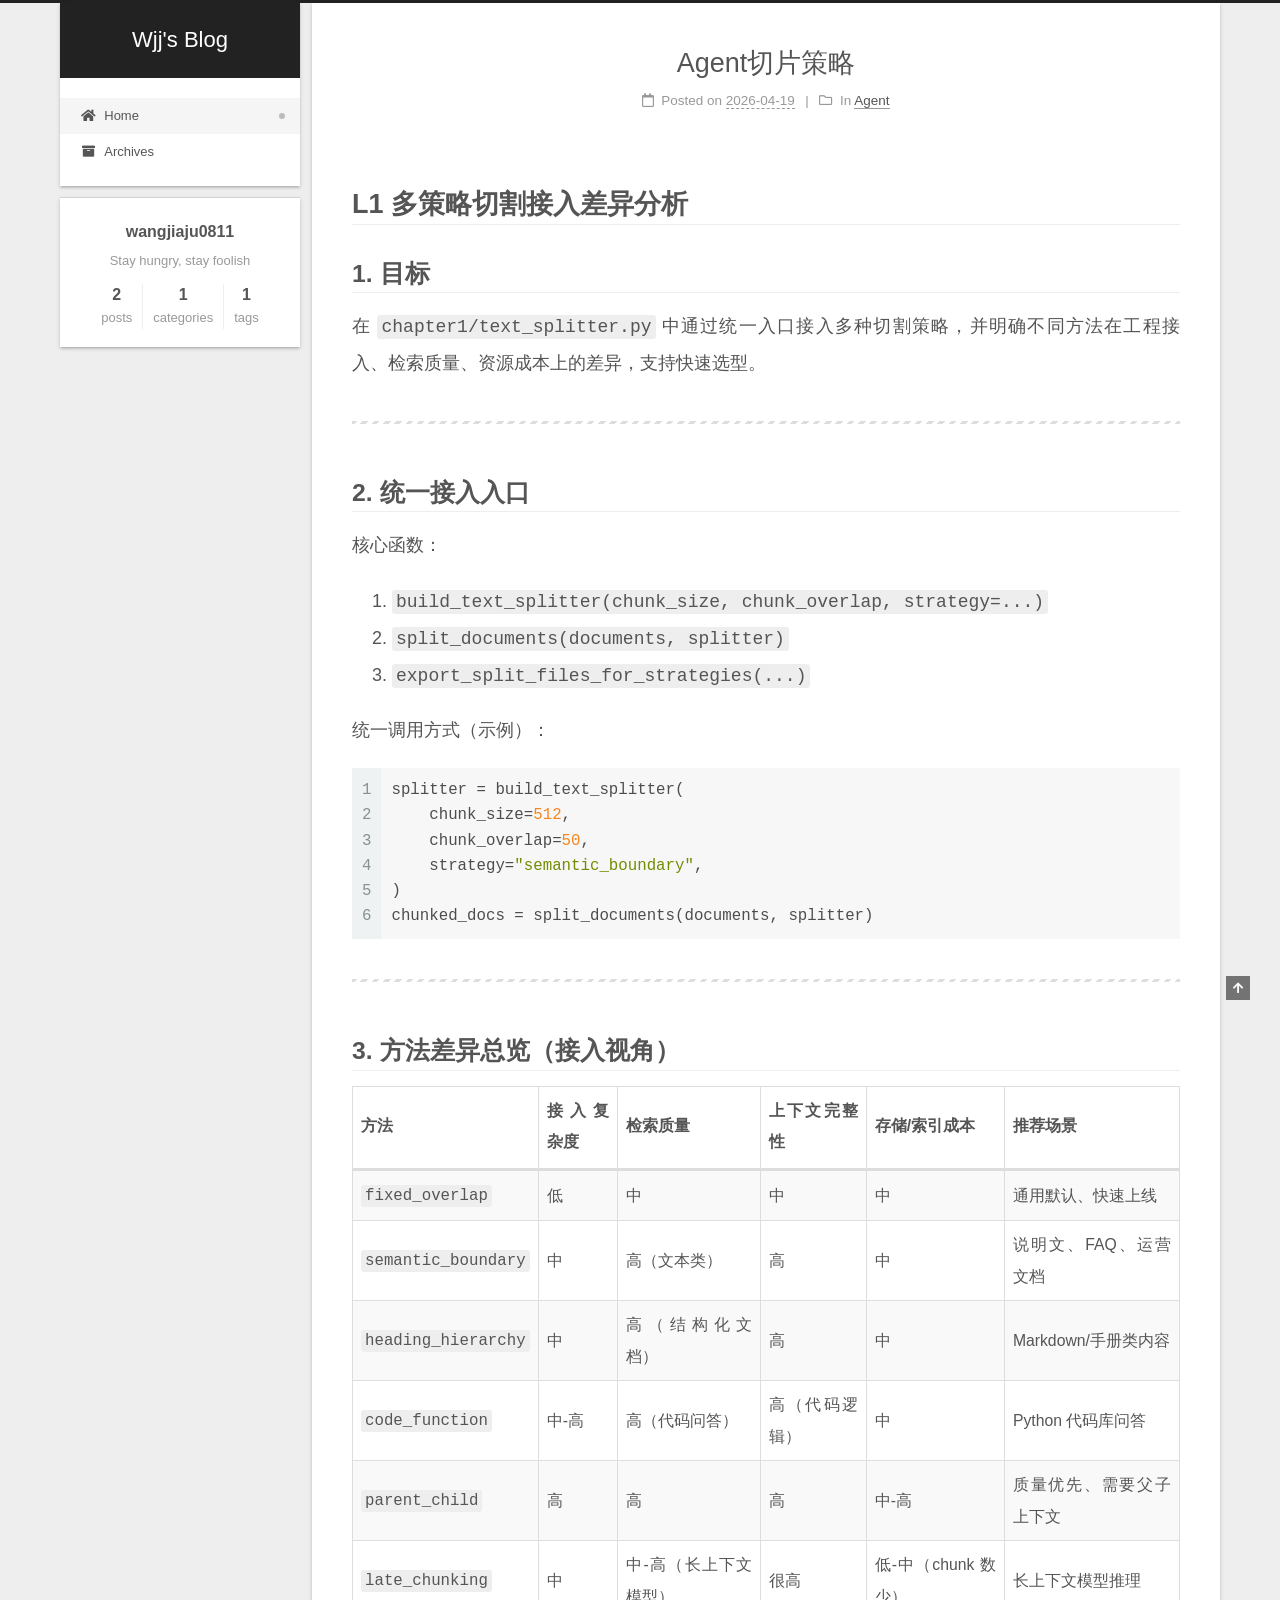
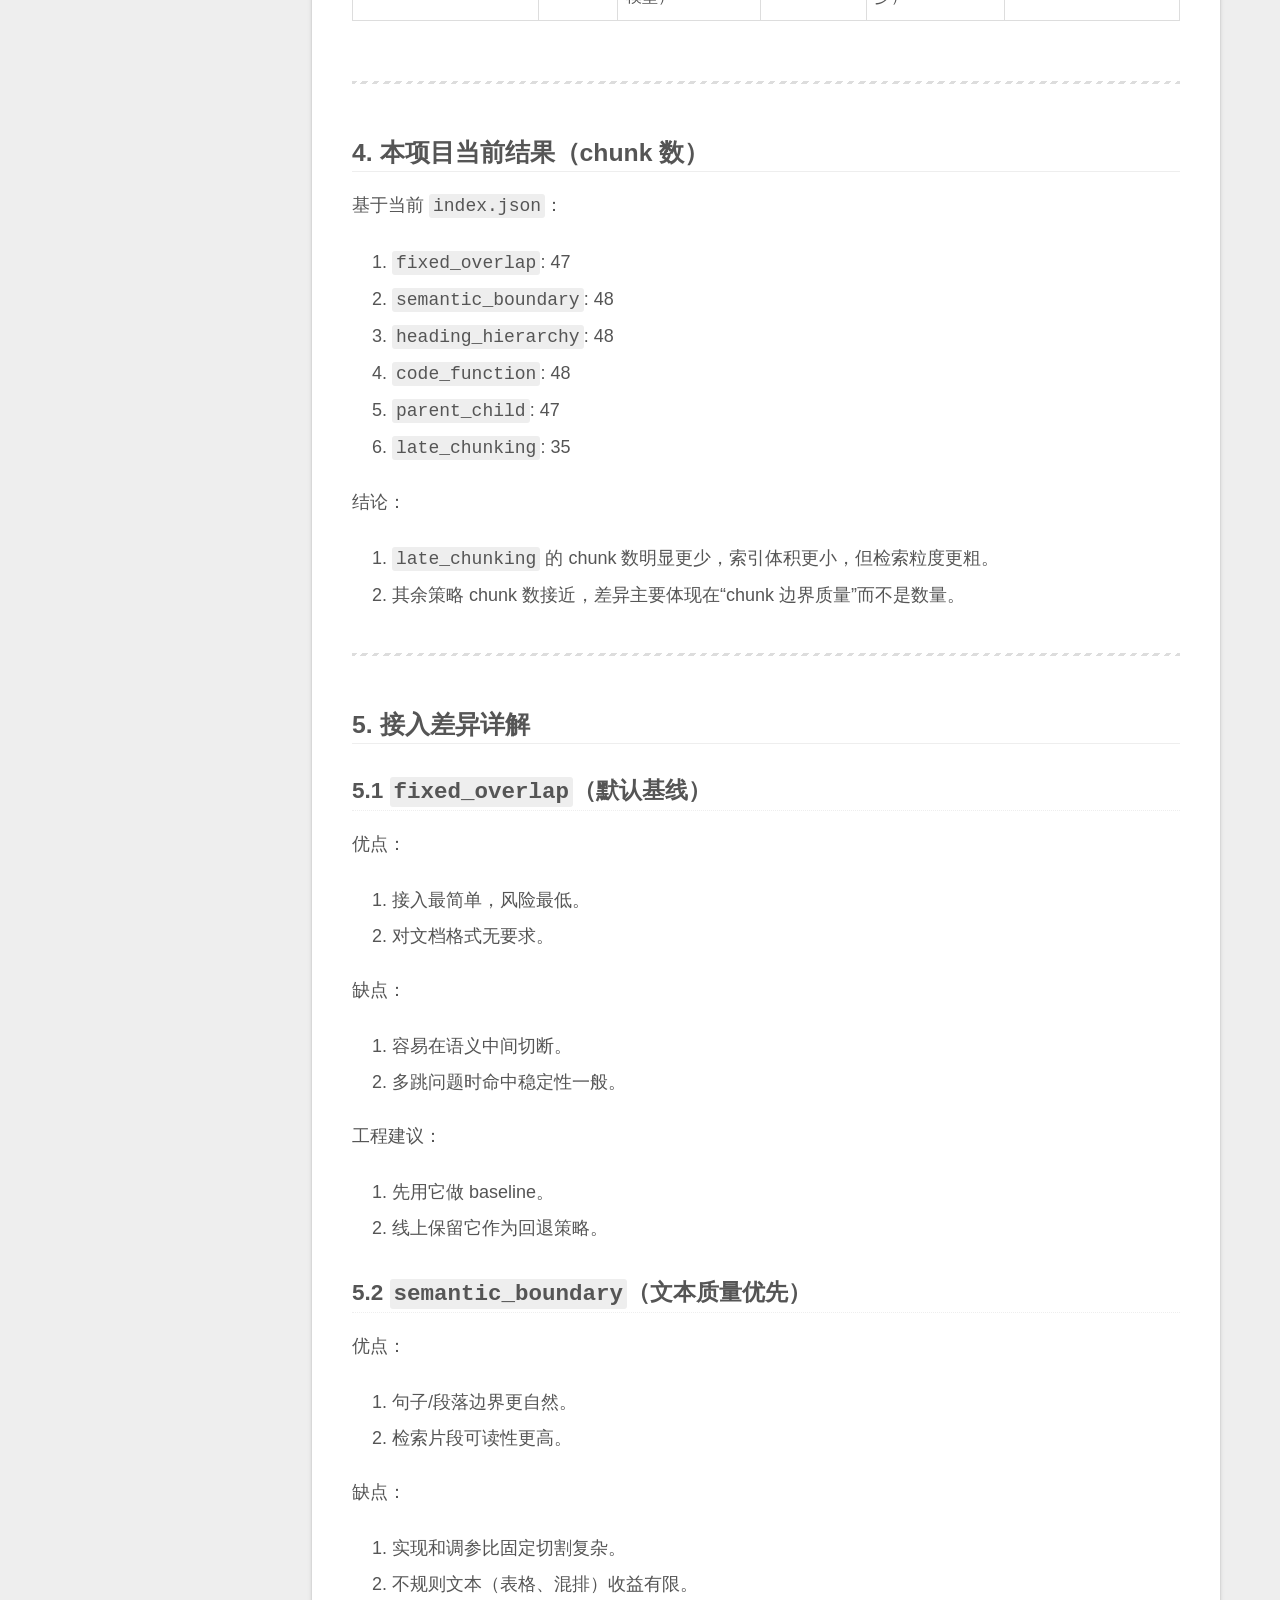
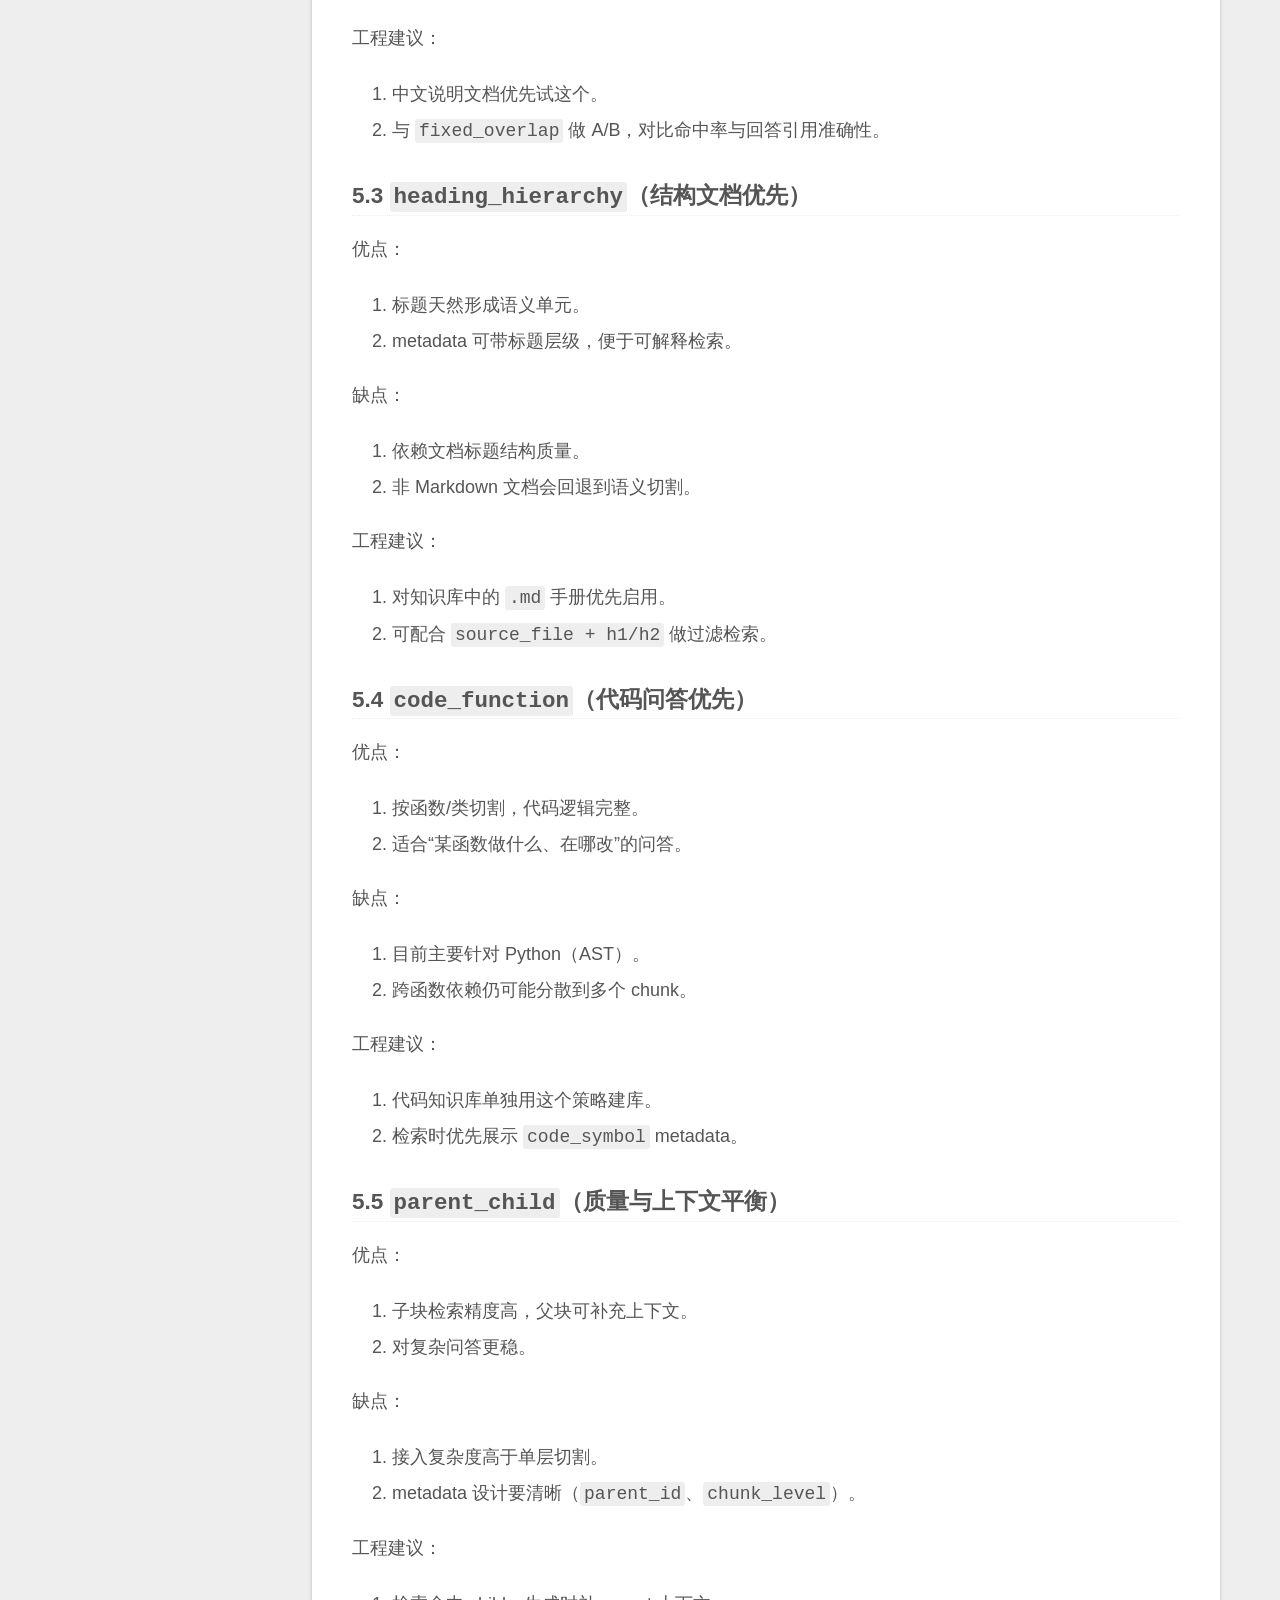
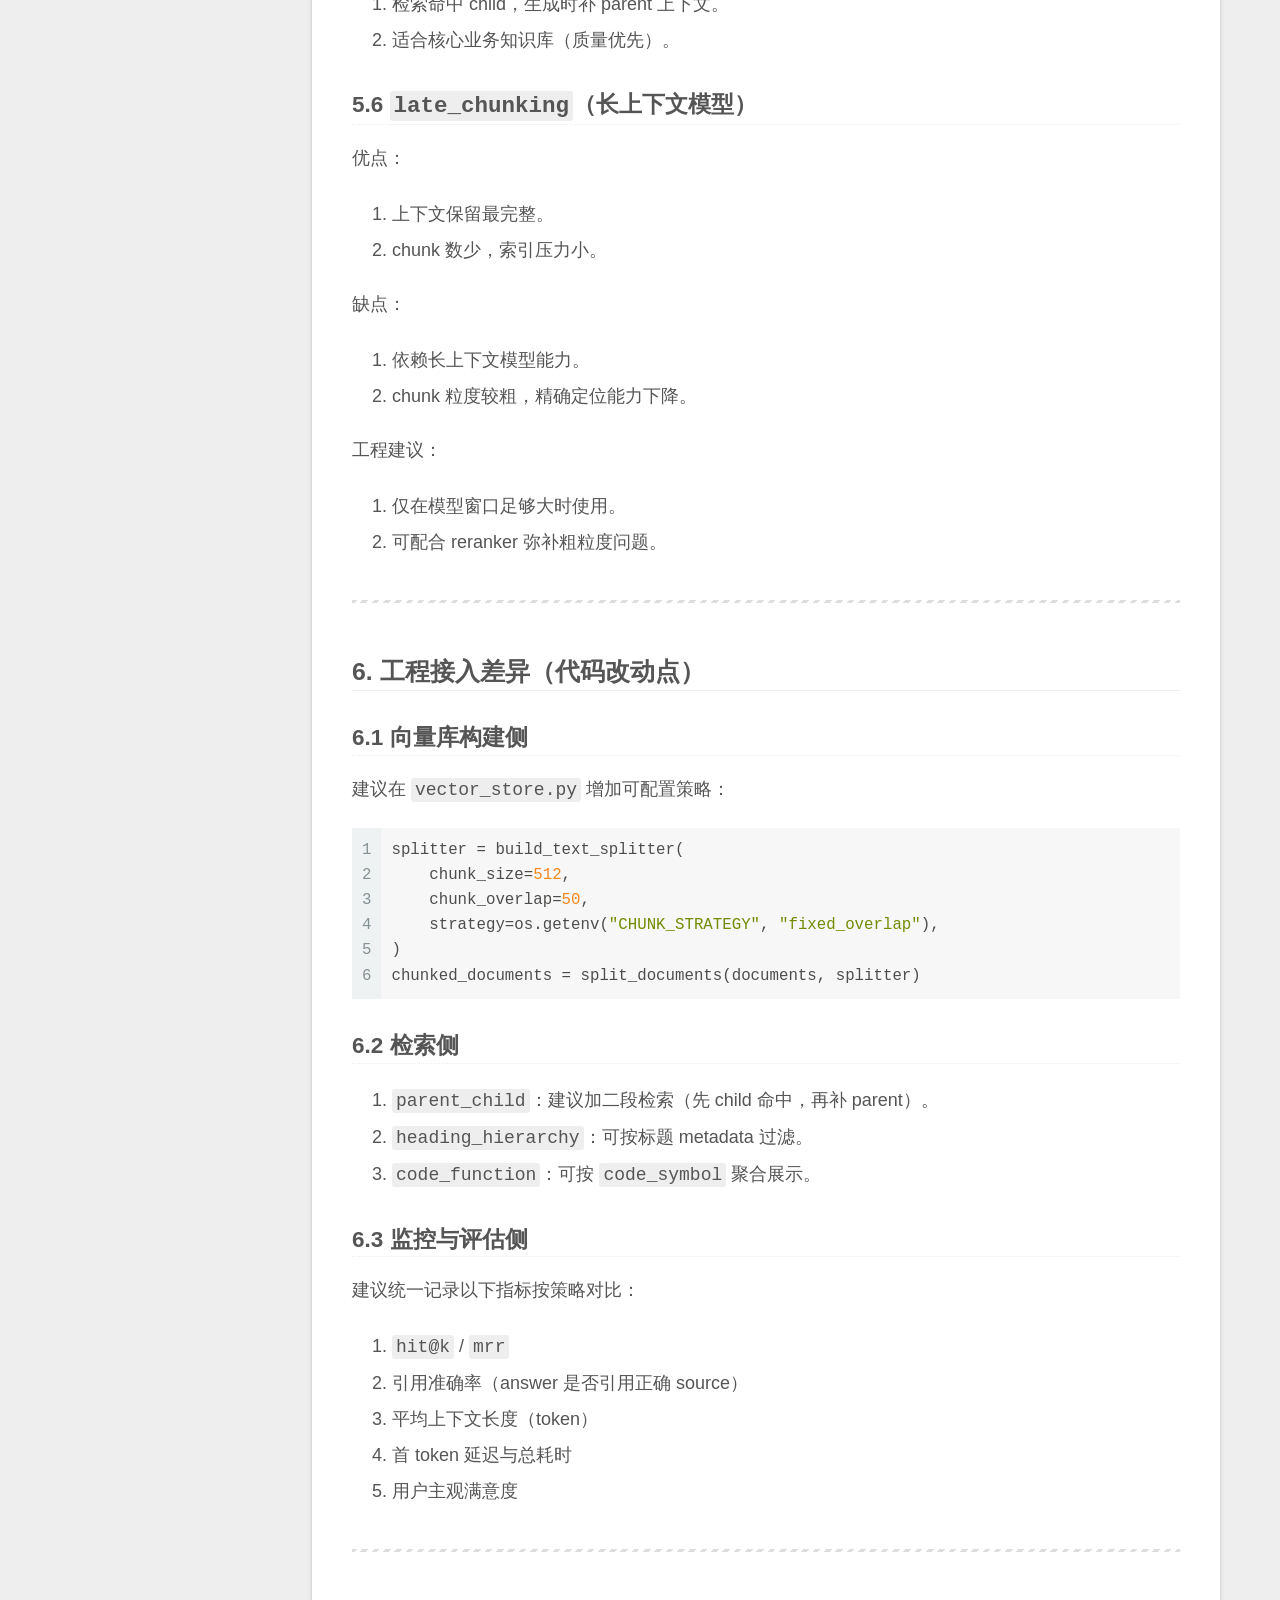
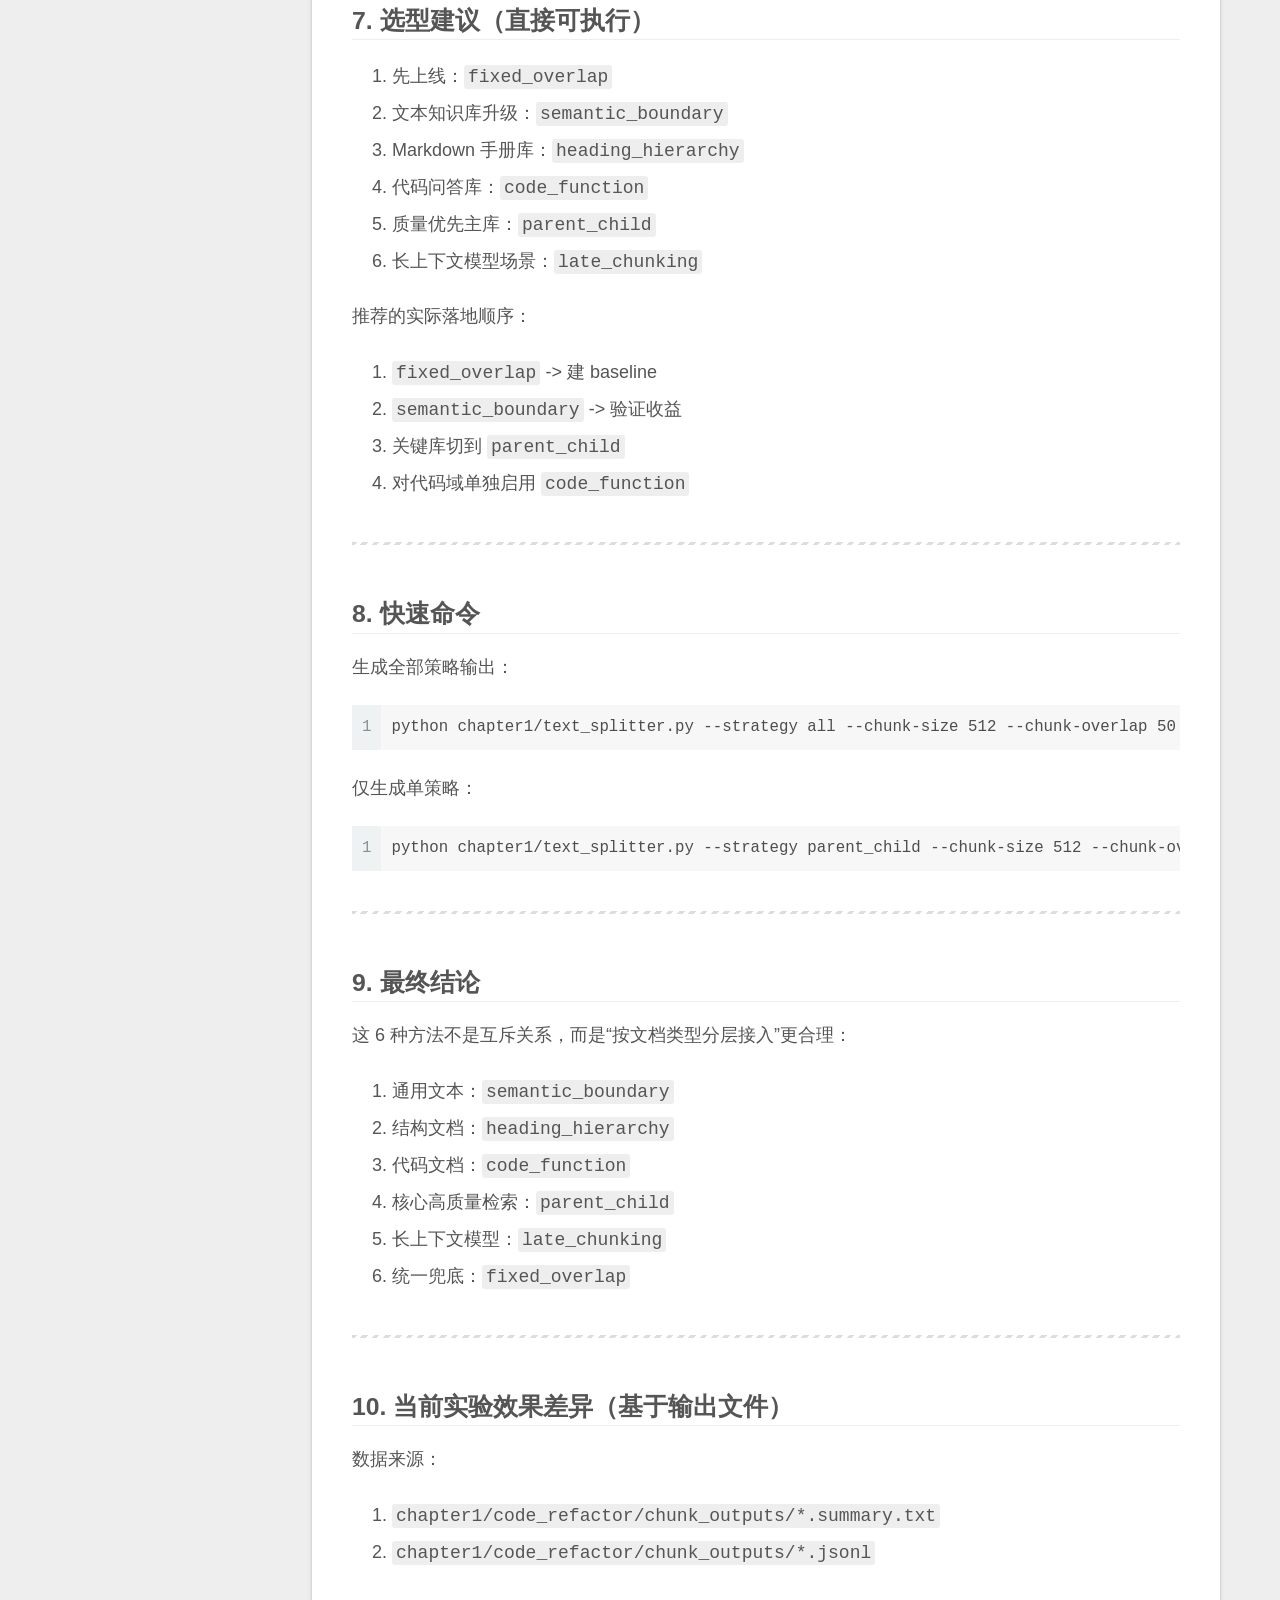
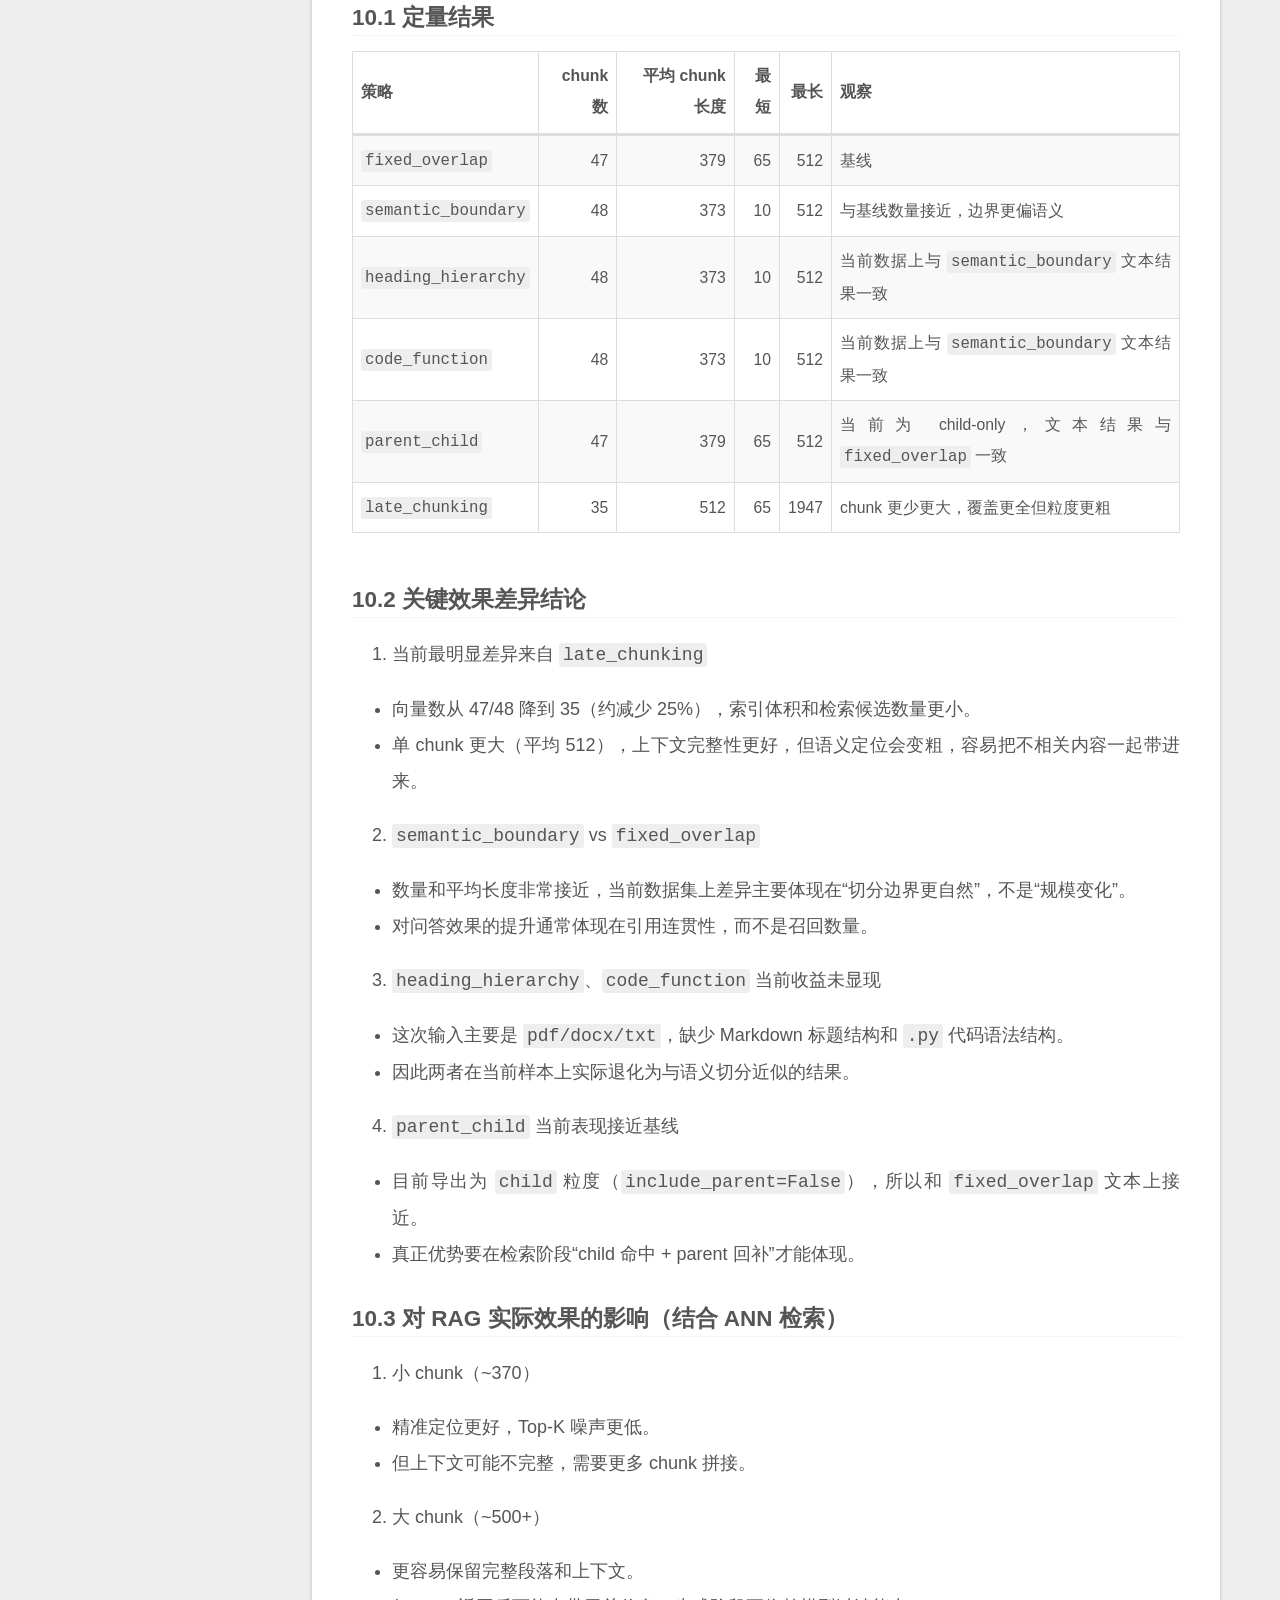
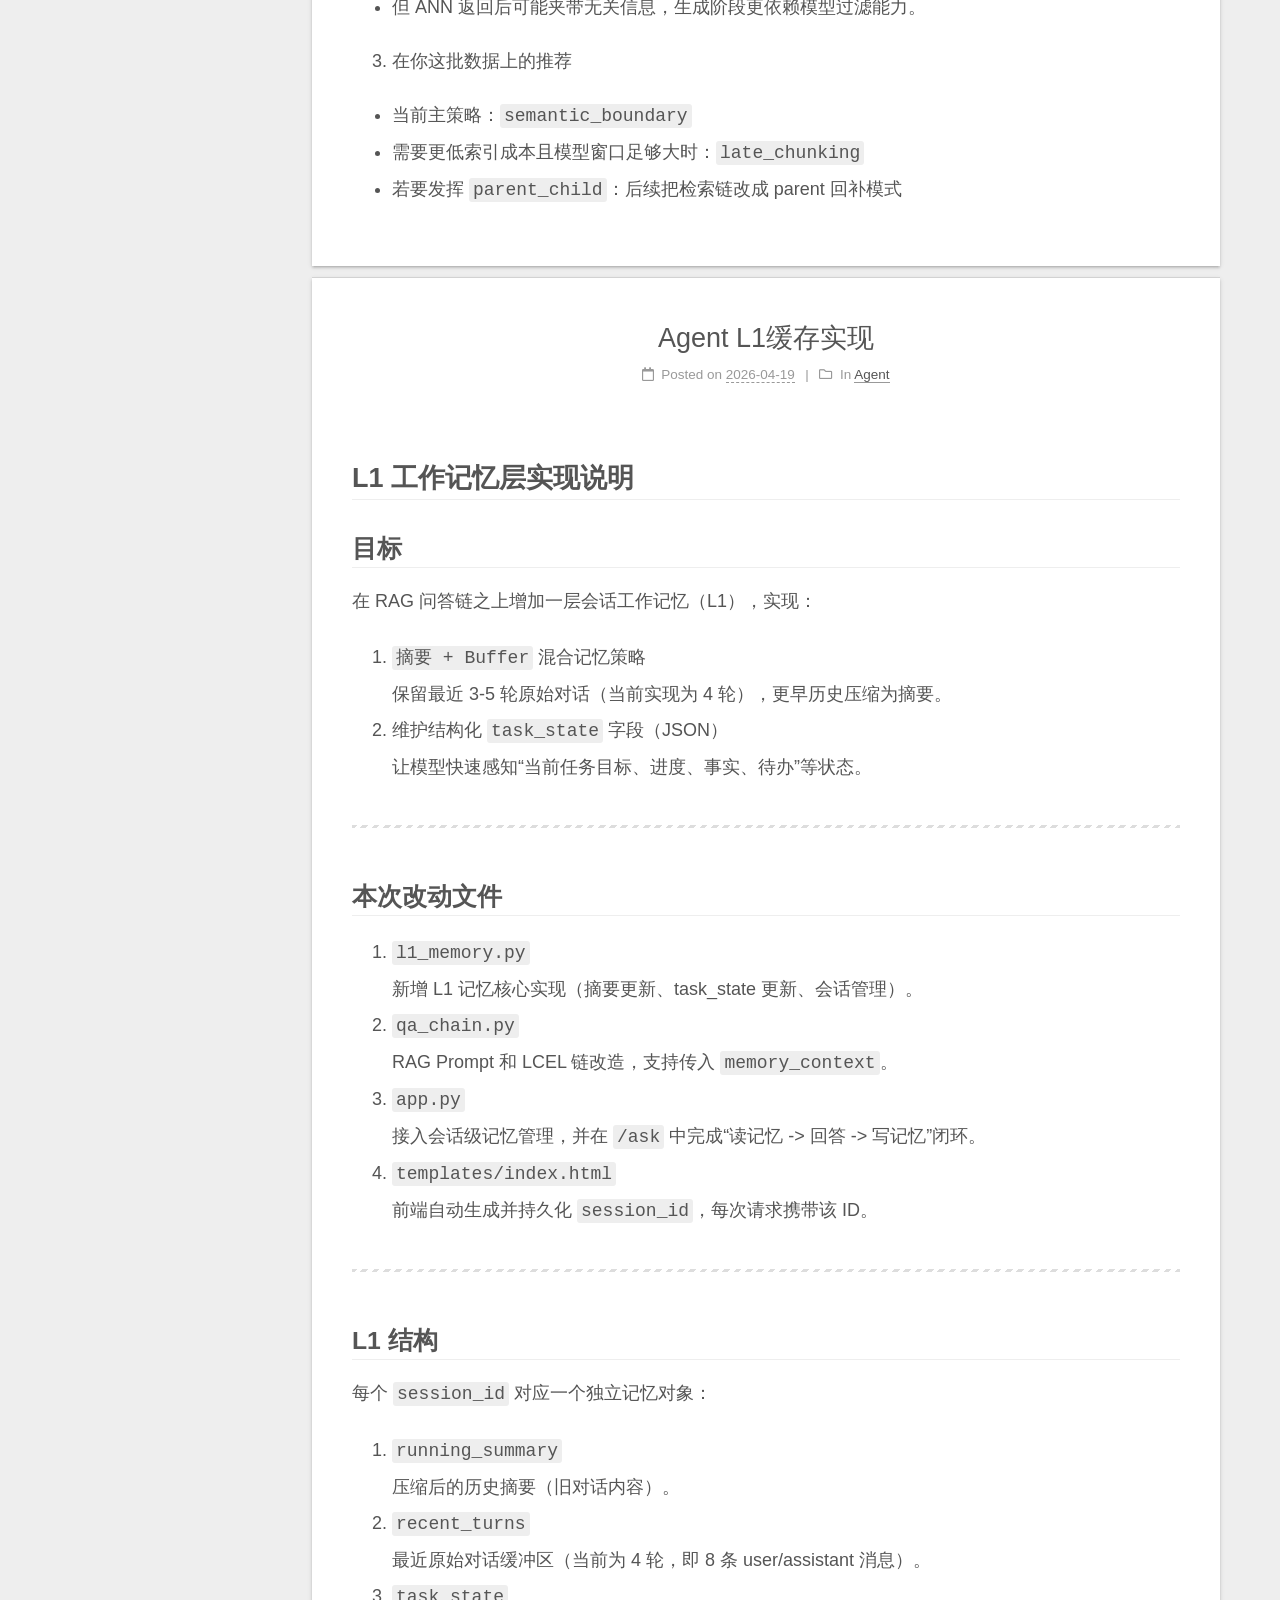
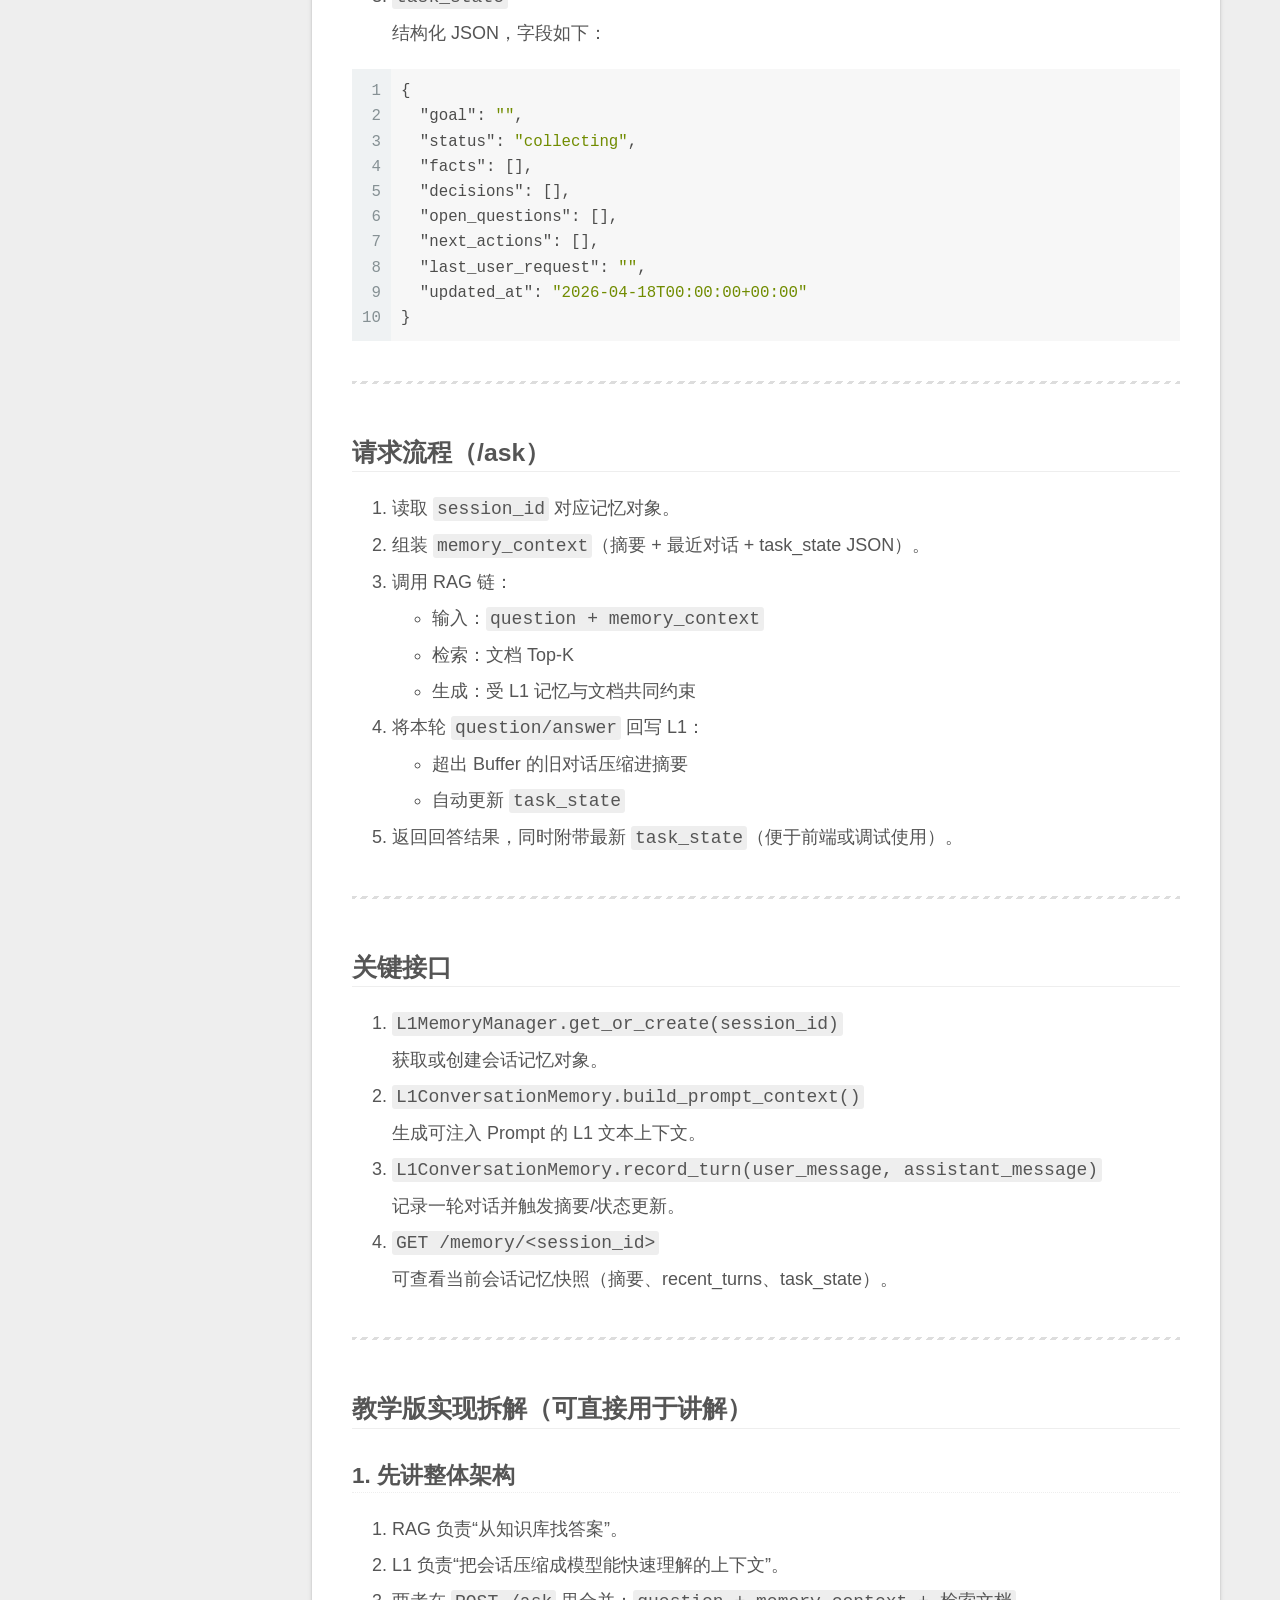
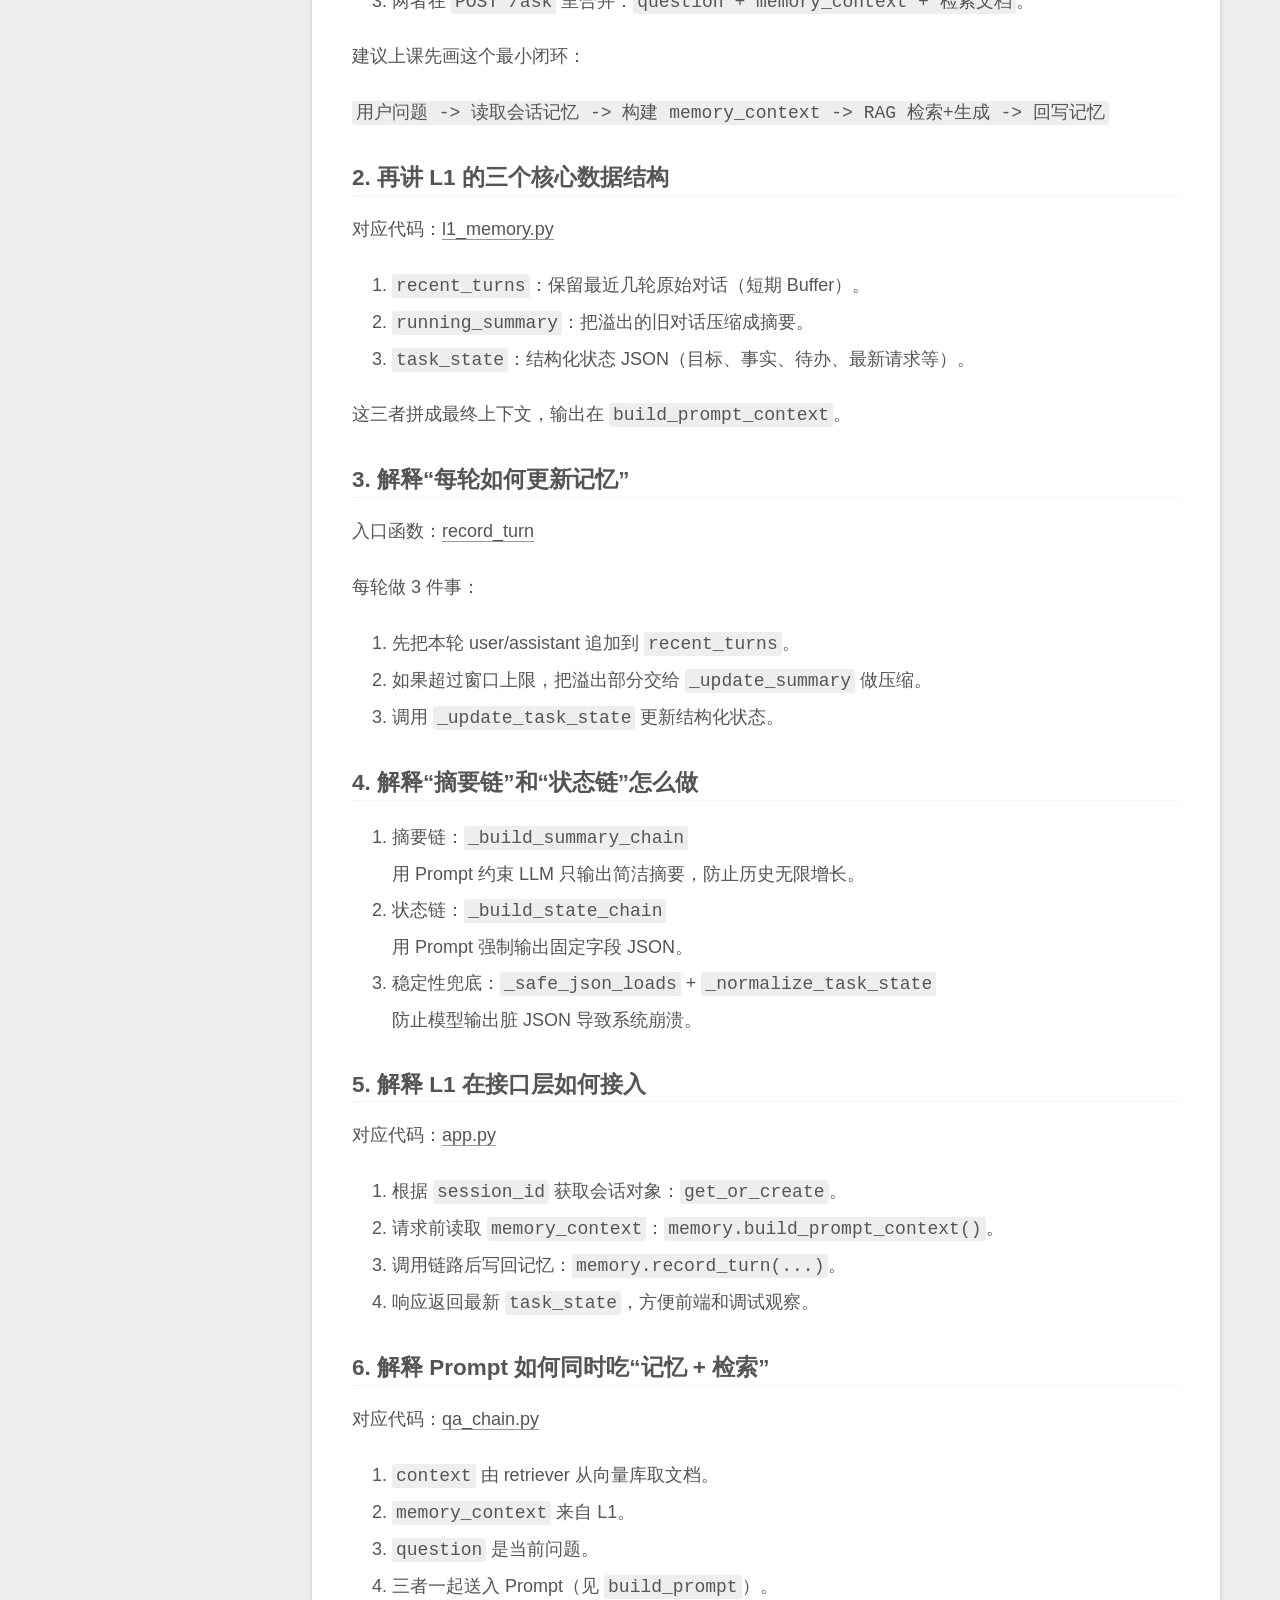
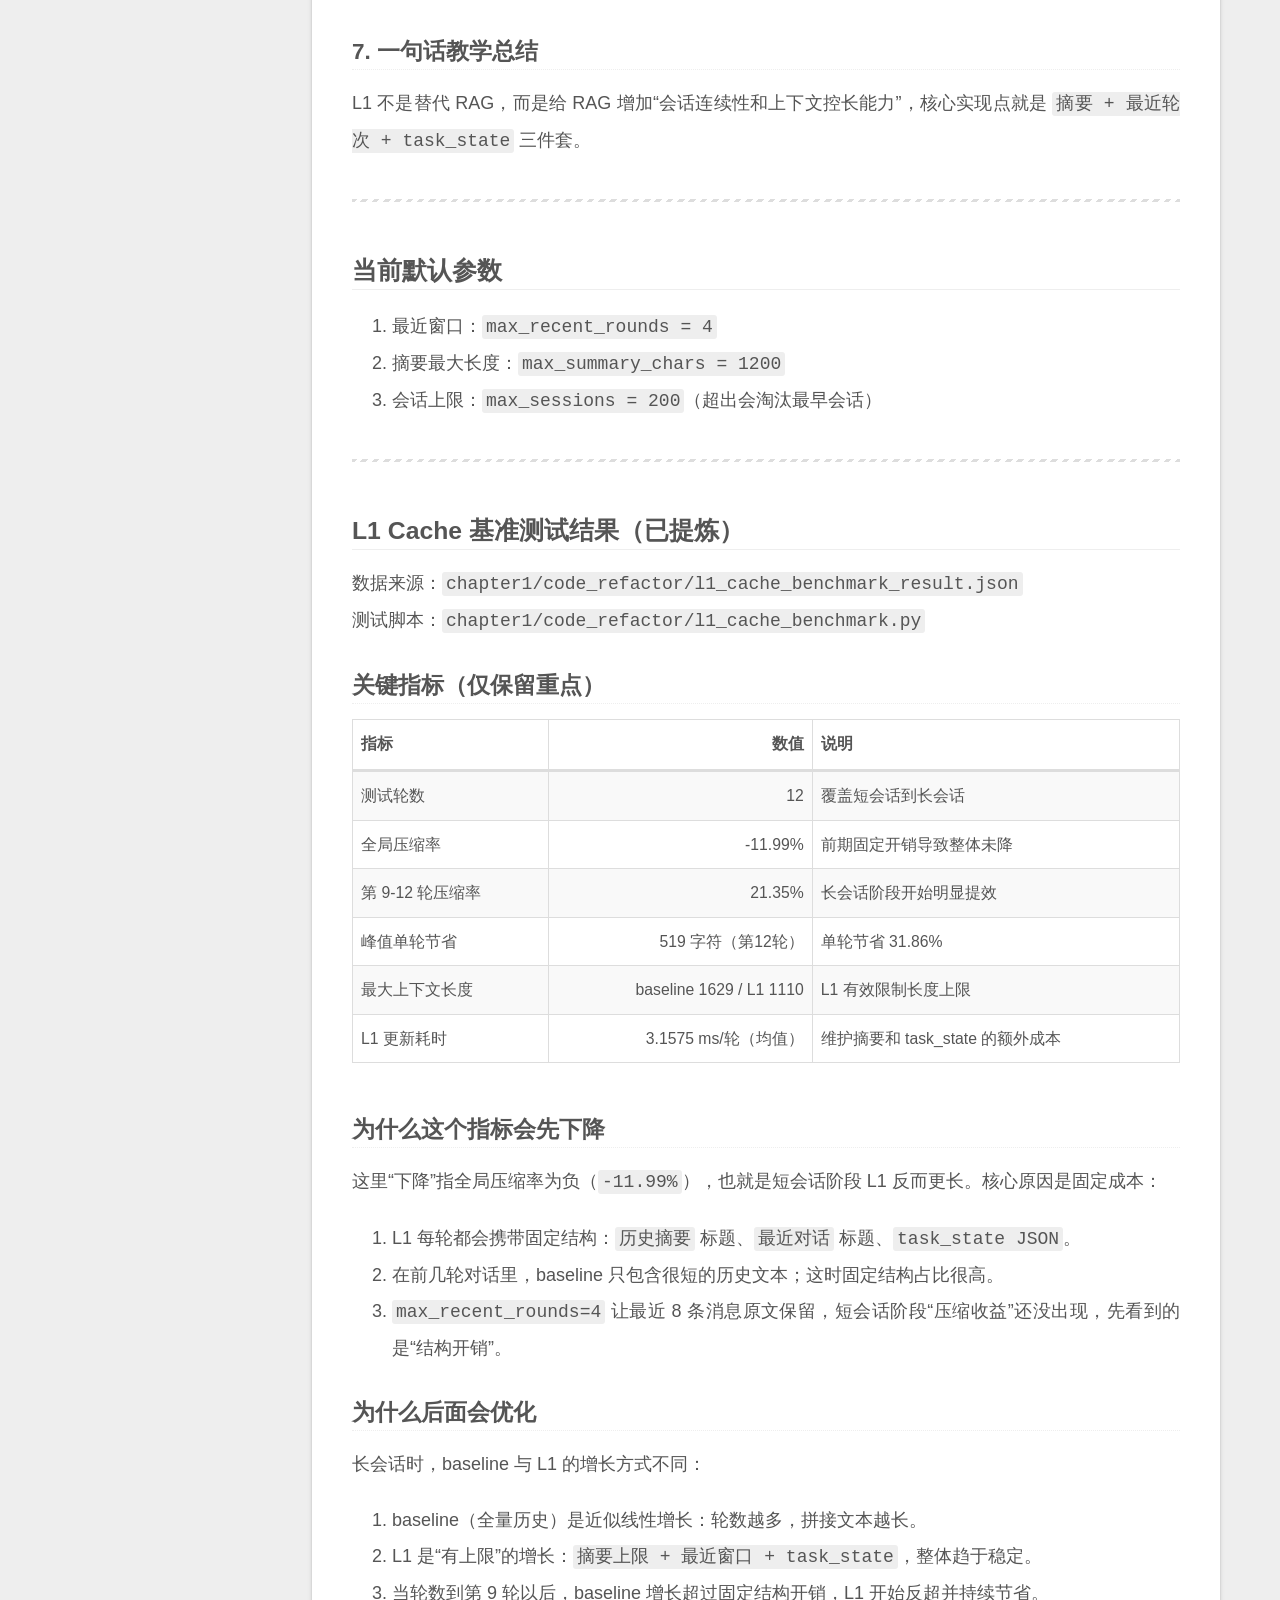
<file: index.html>
<!DOCTYPE html>
<html lang="zh-Hans">
<head>
  <meta charset="UTF-8">
<meta name="viewport" content="width=device-width, initial-scale=1, maximum-scale=2">
<meta name="theme-color" content="#222">
<meta name="generator" content="Hexo 8.1.1">
  <link rel="apple-touch-icon" sizes="180x180" href="/images/apple-touch-icon-next.png">
  <link rel="icon" type="image/png" sizes="32x32" href="/images/favicon-32x32-next.png">
  <link rel="icon" type="image/png" sizes="16x16" href="/images/favicon-16x16-next.png">
  <link rel="mask-icon" href="/images/logo.svg" color="#222">

<link rel="stylesheet" href="/css/main.css">


<link rel="stylesheet" href="/lib/font-awesome/css/all.min.css">

<script id="hexo-configurations">
    var NexT = window.NexT || {};
    var CONFIG = {"hostname":"example.com","root":"/","scheme":"Gemini","version":"7.8.0","exturl":false,"sidebar":{"position":"left","display":"post","padding":18,"offset":12,"onmobile":false},"copycode":{"enable":false,"show_result":false,"style":null},"back2top":{"enable":true,"sidebar":false,"scrollpercent":false},"bookmark":{"enable":false,"color":"#222","save":"auto"},"fancybox":false,"mediumzoom":false,"lazyload":false,"pangu":false,"comments":{"style":"tabs","active":null,"storage":true,"lazyload":false,"nav":null},"algolia":{"hits":{"per_page":10},"labels":{"input_placeholder":"Search for Posts","hits_empty":"We didn't find any results for the search: ${query}","hits_stats":"${hits} results found in ${time} ms"}},"localsearch":{"enable":false,"trigger":"auto","top_n_per_article":1,"unescape":false,"preload":false},"motion":{"enable":true,"async":false,"transition":{"post_block":"fadeIn","post_header":"slideDownIn","post_body":"slideDownIn","coll_header":"slideLeftIn","sidebar":"slideUpIn"}}};
  </script>

  <meta name="description" content="Stay hungry, stay foolish">
<meta property="og:type" content="website">
<meta property="og:title" content="Wjj&#39;s Blog">
<meta property="og:url" content="http://example.com/index.html">
<meta property="og:site_name" content="Wjj&#39;s Blog">
<meta property="og:description" content="Stay hungry, stay foolish">
<meta property="og:locale">
<meta property="article:author" content="wangjiaju0811">
<meta name="twitter:card" content="summary">

<link rel="canonical" href="http://example.com/">


<script id="page-configurations">
  // https://hexo.io/docs/variables.html
  CONFIG.page = {
    sidebar: "",
    isHome : true,
    isPost : false,
    lang   : 'zh-Hans'
  };
</script>

  <title>Wjj's Blog</title>
  






  <noscript>
  <style>
  .use-motion .brand,
  .use-motion .menu-item,
  .sidebar-inner,
  .use-motion .post-block,
  .use-motion .pagination,
  .use-motion .comments,
  .use-motion .post-header,
  .use-motion .post-body,
  .use-motion .collection-header { opacity: initial; }

  .use-motion .site-title,
  .use-motion .site-subtitle {
    opacity: initial;
    top: initial;
  }

  .use-motion .logo-line-before i { left: initial; }
  .use-motion .logo-line-after i { right: initial; }
  </style>
</noscript>

</head>

<body itemscope itemtype="http://schema.org/WebPage">
  <div class="container use-motion">
    <div class="headband"></div>

    <header class="header" itemscope itemtype="http://schema.org/WPHeader">
      <div class="header-inner"><div class="site-brand-container">
  <div class="site-nav-toggle">
    <div class="toggle" aria-label="Toggle navigation bar">
      <span class="toggle-line toggle-line-first"></span>
      <span class="toggle-line toggle-line-middle"></span>
      <span class="toggle-line toggle-line-last"></span>
    </div>
  </div>

  <div class="site-meta">

    <a href="/" class="brand" rel="start">
      <span class="logo-line-before"><i></i></span>
      <h1 class="site-title">Wjj's Blog</h1>
      <span class="logo-line-after"><i></i></span>
    </a>
  </div>

  <div class="site-nav-right">
    <div class="toggle popup-trigger">
    </div>
  </div>
</div>




<nav class="site-nav">
  <ul id="menu" class="main-menu menu">
        <li class="menu-item menu-item-home">

    <a href="/" rel="section"><i class="fa fa-home fa-fw"></i>Home</a>

  </li>
        <li class="menu-item menu-item-archives">

    <a href="/archives/" rel="section"><i class="fa fa-archive fa-fw"></i>Archives</a>

  </li>
  </ul>
</nav>




</div>
    </header>

    
  <div class="back-to-top">
    <i class="fa fa-arrow-up"></i>
    <span>0%</span>
  </div>


    <main class="main">
      <div class="main-inner">
        <div class="content-wrap">
          

          <div class="content index posts-expand">
            
      
  
  
  <article itemscope itemtype="http://schema.org/Article" class="post-block" lang="zh-Hans">
    <link itemprop="mainEntityOfPage" href="http://example.com/2026/04/19/L1_chunking_multi_strategy/">

    <span hidden itemprop="author" itemscope itemtype="http://schema.org/Person">
      <meta itemprop="image" content="/images/avatar.gif">
      <meta itemprop="name" content="wangjiaju0811">
      <meta itemprop="description" content="Stay hungry, stay foolish">
    </span>

    <span hidden itemprop="publisher" itemscope itemtype="http://schema.org/Organization">
      <meta itemprop="name" content="Wjj's Blog">
    </span>
      <header class="post-header">
        <h2 class="post-title" itemprop="name headline">
          
            <a href="/2026/04/19/L1_chunking_multi_strategy/" class="post-title-link" itemprop="url">Agent切片策略</a>
        </h2>

        <div class="post-meta">
            <span class="post-meta-item">
              <span class="post-meta-item-icon">
                <i class="far fa-calendar"></i>
              </span>
              <span class="post-meta-item-text">Posted on</span>
              

              <time title="Created: 2026-04-19 21:00:00 / Modified: 21:06:15" itemprop="dateCreated datePublished" datetime="2026-04-19T21:00:00+08:00">2026-04-19</time>
            </span>
            <span class="post-meta-item">
              <span class="post-meta-item-icon">
                <i class="far fa-folder"></i>
              </span>
              <span class="post-meta-item-text">In</span>
                <span itemprop="about" itemscope itemtype="http://schema.org/Thing">
                  <a href="/categories/Agent/" itemprop="url" rel="index"><span itemprop="name">Agent</span></a>
                </span>
            </span>

          

        </div>
      </header>

    
    
    
    <div class="post-body" itemprop="articleBody">

      
          <h1 id="L1-多策略切割接入差异分析"><a href="#L1-多策略切割接入差异分析" class="headerlink" title="L1 多策略切割接入差异分析"></a>L1 多策略切割接入差异分析</h1><h2 id="1-目标"><a href="#1-目标" class="headerlink" title="1. 目标"></a>1. 目标</h2><p>在 <code>chapter1/text_splitter.py</code> 中通过统一入口接入多种切割策略，并明确不同方法在工程接入、检索质量、资源成本上的差异，支持快速选型。</p>
<hr>
<h2 id="2-统一接入入口"><a href="#2-统一接入入口" class="headerlink" title="2. 统一接入入口"></a>2. 统一接入入口</h2><p>核心函数：</p>
<ol>
<li><code>build_text_splitter(chunk_size, chunk_overlap, strategy=...)</code></li>
<li><code>split_documents(documents, splitter)</code></li>
<li><code>export_split_files_for_strategies(...)</code></li>
</ol>
<p>统一调用方式（示例）：</p>
<figure class="highlight python"><table><tr><td class="gutter"><pre><span class="line">1</span><br><span class="line">2</span><br><span class="line">3</span><br><span class="line">4</span><br><span class="line">5</span><br><span class="line">6</span><br></pre></td><td class="code"><pre><span class="line">splitter = build_text_splitter(</span><br><span class="line">    chunk_size=<span class="number">512</span>,</span><br><span class="line">    chunk_overlap=<span class="number">50</span>,</span><br><span class="line">    strategy=<span class="string">&quot;semantic_boundary&quot;</span>,</span><br><span class="line">)</span><br><span class="line">chunked_docs = split_documents(documents, splitter)</span><br></pre></td></tr></table></figure>

<hr>
<h2 id="3-方法差异总览（接入视角）"><a href="#3-方法差异总览（接入视角）" class="headerlink" title="3. 方法差异总览（接入视角）"></a>3. 方法差异总览（接入视角）</h2><table>
<thead>
<tr>
<th>方法</th>
<th>接入复杂度</th>
<th>检索质量</th>
<th>上下文完整性</th>
<th>存储&#x2F;索引成本</th>
<th>推荐场景</th>
</tr>
</thead>
<tbody><tr>
<td><code>fixed_overlap</code></td>
<td>低</td>
<td>中</td>
<td>中</td>
<td>中</td>
<td>通用默认、快速上线</td>
</tr>
<tr>
<td><code>semantic_boundary</code></td>
<td>中</td>
<td>高（文本类）</td>
<td>高</td>
<td>中</td>
<td>说明文、FAQ、运营文档</td>
</tr>
<tr>
<td><code>heading_hierarchy</code></td>
<td>中</td>
<td>高（结构化文档）</td>
<td>高</td>
<td>中</td>
<td>Markdown&#x2F;手册类内容</td>
</tr>
<tr>
<td><code>code_function</code></td>
<td>中-高</td>
<td>高（代码问答）</td>
<td>高（代码逻辑）</td>
<td>中</td>
<td>Python 代码库问答</td>
</tr>
<tr>
<td><code>parent_child</code></td>
<td>高</td>
<td>高</td>
<td>高</td>
<td>中-高</td>
<td>质量优先、需要父子上下文</td>
</tr>
<tr>
<td><code>late_chunking</code></td>
<td>中</td>
<td>中-高（长上下文模型）</td>
<td>很高</td>
<td>低-中（chunk 数少）</td>
<td>长上下文模型推理</td>
</tr>
</tbody></table>
<hr>
<h2 id="4-本项目当前结果（chunk-数）"><a href="#4-本项目当前结果（chunk-数）" class="headerlink" title="4. 本项目当前结果（chunk 数）"></a>4. 本项目当前结果（chunk 数）</h2><p>基于当前 <code>index.json</code>：</p>
<ol>
<li><code>fixed_overlap</code>: 47</li>
<li><code>semantic_boundary</code>: 48</li>
<li><code>heading_hierarchy</code>: 48</li>
<li><code>code_function</code>: 48</li>
<li><code>parent_child</code>: 47</li>
<li><code>late_chunking</code>: 35</li>
</ol>
<p>结论：</p>
<ol>
<li><code>late_chunking</code> 的 chunk 数明显更少，索引体积更小，但检索粒度更粗。</li>
<li>其余策略 chunk 数接近，差异主要体现在“chunk 边界质量”而不是数量。</li>
</ol>
<hr>
<h2 id="5-接入差异详解"><a href="#5-接入差异详解" class="headerlink" title="5. 接入差异详解"></a>5. 接入差异详解</h2><h3 id="5-1-fixed-overlap（默认基线）"><a href="#5-1-fixed-overlap（默认基线）" class="headerlink" title="5.1 fixed_overlap（默认基线）"></a>5.1 <code>fixed_overlap</code>（默认基线）</h3><p>优点：</p>
<ol>
<li>接入最简单，风险最低。</li>
<li>对文档格式无要求。</li>
</ol>
<p>缺点：</p>
<ol>
<li>容易在语义中间切断。</li>
<li>多跳问题时命中稳定性一般。</li>
</ol>
<p>工程建议：</p>
<ol>
<li>先用它做 baseline。</li>
<li>线上保留它作为回退策略。</li>
</ol>
<h3 id="5-2-semantic-boundary（文本质量优先）"><a href="#5-2-semantic-boundary（文本质量优先）" class="headerlink" title="5.2 semantic_boundary（文本质量优先）"></a>5.2 <code>semantic_boundary</code>（文本质量优先）</h3><p>优点：</p>
<ol>
<li>句子&#x2F;段落边界更自然。</li>
<li>检索片段可读性更高。</li>
</ol>
<p>缺点：</p>
<ol>
<li>实现和调参比固定切割复杂。</li>
<li>不规则文本（表格、混排）收益有限。</li>
</ol>
<p>工程建议：</p>
<ol>
<li>中文说明文档优先试这个。</li>
<li>与 <code>fixed_overlap</code> 做 A&#x2F;B，对比命中率与回答引用准确性。</li>
</ol>
<h3 id="5-3-heading-hierarchy（结构文档优先）"><a href="#5-3-heading-hierarchy（结构文档优先）" class="headerlink" title="5.3 heading_hierarchy（结构文档优先）"></a>5.3 <code>heading_hierarchy</code>（结构文档优先）</h3><p>优点：</p>
<ol>
<li>标题天然形成语义单元。</li>
<li>metadata 可带标题层级，便于可解释检索。</li>
</ol>
<p>缺点：</p>
<ol>
<li>依赖文档标题结构质量。</li>
<li>非 Markdown 文档会回退到语义切割。</li>
</ol>
<p>工程建议：</p>
<ol>
<li>对知识库中的 <code>.md</code> 手册优先启用。</li>
<li>可配合 <code>source_file + h1/h2</code> 做过滤检索。</li>
</ol>
<h3 id="5-4-code-function（代码问答优先）"><a href="#5-4-code-function（代码问答优先）" class="headerlink" title="5.4 code_function（代码问答优先）"></a>5.4 <code>code_function</code>（代码问答优先）</h3><p>优点：</p>
<ol>
<li>按函数&#x2F;类切割，代码逻辑完整。</li>
<li>适合“某函数做什么、在哪改”的问答。</li>
</ol>
<p>缺点：</p>
<ol>
<li>目前主要针对 Python（AST）。</li>
<li>跨函数依赖仍可能分散到多个 chunk。</li>
</ol>
<p>工程建议：</p>
<ol>
<li>代码知识库单独用这个策略建库。</li>
<li>检索时优先展示 <code>code_symbol</code> metadata。</li>
</ol>
<h3 id="5-5-parent-child（质量与上下文平衡）"><a href="#5-5-parent-child（质量与上下文平衡）" class="headerlink" title="5.5 parent_child（质量与上下文平衡）"></a>5.5 <code>parent_child</code>（质量与上下文平衡）</h3><p>优点：</p>
<ol>
<li>子块检索精度高，父块可补充上下文。</li>
<li>对复杂问答更稳。</li>
</ol>
<p>缺点：</p>
<ol>
<li>接入复杂度高于单层切割。</li>
<li>metadata 设计要清晰（<code>parent_id</code>、<code>chunk_level</code>）。</li>
</ol>
<p>工程建议：</p>
<ol>
<li>检索命中 child，生成时补 parent 上下文。</li>
<li>适合核心业务知识库（质量优先）。</li>
</ol>
<h3 id="5-6-late-chunking（长上下文模型）"><a href="#5-6-late-chunking（长上下文模型）" class="headerlink" title="5.6 late_chunking（长上下文模型）"></a>5.6 <code>late_chunking</code>（长上下文模型）</h3><p>优点：</p>
<ol>
<li>上下文保留最完整。</li>
<li>chunk 数少，索引压力小。</li>
</ol>
<p>缺点：</p>
<ol>
<li>依赖长上下文模型能力。</li>
<li>chunk 粒度较粗，精确定位能力下降。</li>
</ol>
<p>工程建议：</p>
<ol>
<li>仅在模型窗口足够大时使用。</li>
<li>可配合 reranker 弥补粗粒度问题。</li>
</ol>
<hr>
<h2 id="6-工程接入差异（代码改动点）"><a href="#6-工程接入差异（代码改动点）" class="headerlink" title="6. 工程接入差异（代码改动点）"></a>6. 工程接入差异（代码改动点）</h2><h3 id="6-1-向量库构建侧"><a href="#6-1-向量库构建侧" class="headerlink" title="6.1 向量库构建侧"></a>6.1 向量库构建侧</h3><p>建议在 <code>vector_store.py</code> 增加可配置策略：</p>
<figure class="highlight python"><table><tr><td class="gutter"><pre><span class="line">1</span><br><span class="line">2</span><br><span class="line">3</span><br><span class="line">4</span><br><span class="line">5</span><br><span class="line">6</span><br></pre></td><td class="code"><pre><span class="line">splitter = build_text_splitter(</span><br><span class="line">    chunk_size=<span class="number">512</span>,</span><br><span class="line">    chunk_overlap=<span class="number">50</span>,</span><br><span class="line">    strategy=os.getenv(<span class="string">&quot;CHUNK_STRATEGY&quot;</span>, <span class="string">&quot;fixed_overlap&quot;</span>),</span><br><span class="line">)</span><br><span class="line">chunked_documents = split_documents(documents, splitter)</span><br></pre></td></tr></table></figure>

<h3 id="6-2-检索侧"><a href="#6-2-检索侧" class="headerlink" title="6.2 检索侧"></a>6.2 检索侧</h3><ol>
<li><code>parent_child</code>：建议加二段检索（先 child 命中，再补 parent）。</li>
<li><code>heading_hierarchy</code>：可按标题 metadata 过滤。</li>
<li><code>code_function</code>：可按 <code>code_symbol</code> 聚合展示。</li>
</ol>
<h3 id="6-3-监控与评估侧"><a href="#6-3-监控与评估侧" class="headerlink" title="6.3 监控与评估侧"></a>6.3 监控与评估侧</h3><p>建议统一记录以下指标按策略对比：</p>
<ol>
<li><code>hit@k</code> &#x2F; <code>mrr</code></li>
<li>引用准确率（answer 是否引用正确 source）</li>
<li>平均上下文长度（token）</li>
<li>首 token 延迟与总耗时</li>
<li>用户主观满意度</li>
</ol>
<hr>
<h2 id="7-选型建议（直接可执行）"><a href="#7-选型建议（直接可执行）" class="headerlink" title="7. 选型建议（直接可执行）"></a>7. 选型建议（直接可执行）</h2><ol>
<li>先上线：<code>fixed_overlap</code></li>
<li>文本知识库升级：<code>semantic_boundary</code></li>
<li>Markdown 手册库：<code>heading_hierarchy</code></li>
<li>代码问答库：<code>code_function</code></li>
<li>质量优先主库：<code>parent_child</code></li>
<li>长上下文模型场景：<code>late_chunking</code></li>
</ol>
<p>推荐的实际落地顺序：</p>
<ol>
<li><code>fixed_overlap</code> -&gt; 建 baseline</li>
<li><code>semantic_boundary</code> -&gt; 验证收益</li>
<li>关键库切到 <code>parent_child</code></li>
<li>对代码域单独启用 <code>code_function</code></li>
</ol>
<hr>
<h2 id="8-快速命令"><a href="#8-快速命令" class="headerlink" title="8. 快速命令"></a>8. 快速命令</h2><p>生成全部策略输出：</p>
<figure class="highlight bash"><table><tr><td class="gutter"><pre><span class="line">1</span><br></pre></td><td class="code"><pre><span class="line">python chapter1/text_splitter.py --strategy all --chunk-size 512 --chunk-overlap 50</span><br></pre></td></tr></table></figure>

<p>仅生成单策略：</p>
<figure class="highlight bash"><table><tr><td class="gutter"><pre><span class="line">1</span><br></pre></td><td class="code"><pre><span class="line">python chapter1/text_splitter.py --strategy parent_child --chunk-size 512 --chunk-overlap 50</span><br></pre></td></tr></table></figure>

<hr>
<h2 id="9-最终结论"><a href="#9-最终结论" class="headerlink" title="9. 最终结论"></a>9. 最终结论</h2><p>这 6 种方法不是互斥关系，而是“按文档类型分层接入”更合理：</p>
<ol>
<li>通用文本：<code>semantic_boundary</code></li>
<li>结构文档：<code>heading_hierarchy</code></li>
<li>代码文档：<code>code_function</code></li>
<li>核心高质量检索：<code>parent_child</code></li>
<li>长上下文模型：<code>late_chunking</code></li>
<li>统一兜底：<code>fixed_overlap</code></li>
</ol>
<hr>
<h2 id="10-当前实验效果差异（基于输出文件）"><a href="#10-当前实验效果差异（基于输出文件）" class="headerlink" title="10. 当前实验效果差异（基于输出文件）"></a>10. 当前实验效果差异（基于输出文件）</h2><p>数据来源：</p>
<ol>
<li><code>chapter1/code_refactor/chunk_outputs/*.summary.txt</code></li>
<li><code>chapter1/code_refactor/chunk_outputs/*.jsonl</code></li>
</ol>
<h3 id="10-1-定量结果"><a href="#10-1-定量结果" class="headerlink" title="10.1 定量结果"></a>10.1 定量结果</h3><table>
<thead>
<tr>
<th>策略</th>
<th align="right">chunk 数</th>
<th align="right">平均 chunk 长度</th>
<th align="right">最短</th>
<th align="right">最长</th>
<th>观察</th>
</tr>
</thead>
<tbody><tr>
<td><code>fixed_overlap</code></td>
<td align="right">47</td>
<td align="right">379</td>
<td align="right">65</td>
<td align="right">512</td>
<td>基线</td>
</tr>
<tr>
<td><code>semantic_boundary</code></td>
<td align="right">48</td>
<td align="right">373</td>
<td align="right">10</td>
<td align="right">512</td>
<td>与基线数量接近，边界更偏语义</td>
</tr>
<tr>
<td><code>heading_hierarchy</code></td>
<td align="right">48</td>
<td align="right">373</td>
<td align="right">10</td>
<td align="right">512</td>
<td>当前数据上与 <code>semantic_boundary</code> 文本结果一致</td>
</tr>
<tr>
<td><code>code_function</code></td>
<td align="right">48</td>
<td align="right">373</td>
<td align="right">10</td>
<td align="right">512</td>
<td>当前数据上与 <code>semantic_boundary</code> 文本结果一致</td>
</tr>
<tr>
<td><code>parent_child</code></td>
<td align="right">47</td>
<td align="right">379</td>
<td align="right">65</td>
<td align="right">512</td>
<td>当前为 child-only，文本结果与 <code>fixed_overlap</code> 一致</td>
</tr>
<tr>
<td><code>late_chunking</code></td>
<td align="right">35</td>
<td align="right">512</td>
<td align="right">65</td>
<td align="right">1947</td>
<td>chunk 更少更大，覆盖更全但粒度更粗</td>
</tr>
</tbody></table>
<h3 id="10-2-关键效果差异结论"><a href="#10-2-关键效果差异结论" class="headerlink" title="10.2 关键效果差异结论"></a>10.2 关键效果差异结论</h3><ol>
<li>当前最明显差异来自 <code>late_chunking</code></li>
</ol>
<ul>
<li>向量数从 47&#x2F;48 降到 35（约减少 25%），索引体积和检索候选数量更小。</li>
<li>单 chunk 更大（平均 512），上下文完整性更好，但语义定位会变粗，容易把不相关内容一起带进来。</li>
</ul>
<ol start="2">
<li><code>semantic_boundary</code> vs <code>fixed_overlap</code></li>
</ol>
<ul>
<li>数量和平均长度非常接近，当前数据集上差异主要体现在“切分边界更自然”，不是“规模变化”。</li>
<li>对问答效果的提升通常体现在引用连贯性，而不是召回数量。</li>
</ul>
<ol start="3">
<li><code>heading_hierarchy</code>、<code>code_function</code> 当前收益未显现</li>
</ol>
<ul>
<li>这次输入主要是 <code>pdf/docx/txt</code>，缺少 Markdown 标题结构和 <code>.py</code> 代码语法结构。</li>
<li>因此两者在当前样本上实际退化为与语义切分近似的结果。</li>
</ul>
<ol start="4">
<li><code>parent_child</code> 当前表现接近基线</li>
</ol>
<ul>
<li>目前导出为 <code>child</code> 粒度（<code>include_parent=False</code>），所以和 <code>fixed_overlap</code> 文本上接近。</li>
<li>真正优势要在检索阶段“child 命中 + parent 回补”才能体现。</li>
</ul>
<h3 id="10-3-对-RAG-实际效果的影响（结合-ANN-检索）"><a href="#10-3-对-RAG-实际效果的影响（结合-ANN-检索）" class="headerlink" title="10.3 对 RAG 实际效果的影响（结合 ANN 检索）"></a>10.3 对 RAG 实际效果的影响（结合 ANN 检索）</h3><ol>
<li>小 chunk（~370）</li>
</ol>
<ul>
<li>精准定位更好，Top-K 噪声更低。</li>
<li>但上下文可能不完整，需要更多 chunk 拼接。</li>
</ul>
<ol start="2">
<li>大 chunk（~500+）</li>
</ol>
<ul>
<li>更容易保留完整段落和上下文。</li>
<li>但 ANN 返回后可能夹带无关信息，生成阶段更依赖模型过滤能力。</li>
</ul>
<ol start="3">
<li>在你这批数据上的推荐</li>
</ol>
<ul>
<li>当前主策略：<code>semantic_boundary</code></li>
<li>需要更低索引成本且模型窗口足够大时：<code>late_chunking</code></li>
<li>若要发挥 <code>parent_child</code>：后续把检索链改成 parent 回补模式</li>
</ul>

      
    </div>

    
    
    
      <footer class="post-footer">
        <div class="post-eof"></div>
      </footer>
  </article>
  
  
  

      
  
  
  <article itemscope itemtype="http://schema.org/Article" class="post-block" lang="zh-Hans">
    <link itemprop="mainEntityOfPage" href="http://example.com/2026/04/19/L1_memory_layer/">

    <span hidden itemprop="author" itemscope itemtype="http://schema.org/Person">
      <meta itemprop="image" content="/images/avatar.gif">
      <meta itemprop="name" content="wangjiaju0811">
      <meta itemprop="description" content="Stay hungry, stay foolish">
    </span>

    <span hidden itemprop="publisher" itemscope itemtype="http://schema.org/Organization">
      <meta itemprop="name" content="Wjj's Blog">
    </span>
      <header class="post-header">
        <h2 class="post-title" itemprop="name headline">
          
            <a href="/2026/04/19/L1_memory_layer/" class="post-title-link" itemprop="url">Agent L1缓存实现</a>
        </h2>

        <div class="post-meta">
            <span class="post-meta-item">
              <span class="post-meta-item-icon">
                <i class="far fa-calendar"></i>
              </span>
              <span class="post-meta-item-text">Posted on</span>
              

              <time title="Created: 2026-04-19 21:00:00 / Modified: 21:06:53" itemprop="dateCreated datePublished" datetime="2026-04-19T21:00:00+08:00">2026-04-19</time>
            </span>
            <span class="post-meta-item">
              <span class="post-meta-item-icon">
                <i class="far fa-folder"></i>
              </span>
              <span class="post-meta-item-text">In</span>
                <span itemprop="about" itemscope itemtype="http://schema.org/Thing">
                  <a href="/categories/Agent/" itemprop="url" rel="index"><span itemprop="name">Agent</span></a>
                </span>
            </span>

          

        </div>
      </header>

    
    
    
    <div class="post-body" itemprop="articleBody">

      
          <h1 id="L1-工作记忆层实现说明"><a href="#L1-工作记忆层实现说明" class="headerlink" title="L1 工作记忆层实现说明"></a>L1 工作记忆层实现说明</h1><h2 id="目标"><a href="#目标" class="headerlink" title="目标"></a>目标</h2><p>在 RAG 问答链之上增加一层会话工作记忆（L1），实现：</p>
<ol>
<li><code>摘要 + Buffer</code> 混合记忆策略<br>保留最近 3-5 轮原始对话（当前实现为 4 轮），更早历史压缩为摘要。</li>
<li>维护结构化 <code>task_state</code> 字段（JSON）<br>让模型快速感知“当前任务目标、进度、事实、待办”等状态。</li>
</ol>
<hr>
<h2 id="本次改动文件"><a href="#本次改动文件" class="headerlink" title="本次改动文件"></a>本次改动文件</h2><ol>
<li><code>l1_memory.py</code><br>新增 L1 记忆核心实现（摘要更新、task_state 更新、会话管理）。</li>
<li><code>qa_chain.py</code><br>RAG Prompt 和 LCEL 链改造，支持传入 <code>memory_context</code>。</li>
<li><code>app.py</code><br>接入会话级记忆管理，并在 <code>/ask</code> 中完成“读记忆 -&gt; 回答 -&gt; 写记忆”闭环。</li>
<li><code>templates/index.html</code><br>前端自动生成并持久化 <code>session_id</code>，每次请求携带该 ID。</li>
</ol>
<hr>
<h2 id="L1-结构"><a href="#L1-结构" class="headerlink" title="L1 结构"></a>L1 结构</h2><p>每个 <code>session_id</code> 对应一个独立记忆对象：</p>
<ol>
<li><code>running_summary</code><br>压缩后的历史摘要（旧对话内容）。</li>
<li><code>recent_turns</code><br>最近原始对话缓冲区（当前为 4 轮，即 8 条 user&#x2F;assistant 消息）。</li>
<li><code>task_state</code><br>结构化 JSON，字段如下：</li>
</ol>
<figure class="highlight json"><table><tr><td class="gutter"><pre><span class="line">1</span><br><span class="line">2</span><br><span class="line">3</span><br><span class="line">4</span><br><span class="line">5</span><br><span class="line">6</span><br><span class="line">7</span><br><span class="line">8</span><br><span class="line">9</span><br><span class="line">10</span><br></pre></td><td class="code"><pre><span class="line"><span class="punctuation">&#123;</span></span><br><span class="line">  <span class="attr">&quot;goal&quot;</span><span class="punctuation">:</span> <span class="string">&quot;&quot;</span><span class="punctuation">,</span></span><br><span class="line">  <span class="attr">&quot;status&quot;</span><span class="punctuation">:</span> <span class="string">&quot;collecting&quot;</span><span class="punctuation">,</span></span><br><span class="line">  <span class="attr">&quot;facts&quot;</span><span class="punctuation">:</span> <span class="punctuation">[</span><span class="punctuation">]</span><span class="punctuation">,</span></span><br><span class="line">  <span class="attr">&quot;decisions&quot;</span><span class="punctuation">:</span> <span class="punctuation">[</span><span class="punctuation">]</span><span class="punctuation">,</span></span><br><span class="line">  <span class="attr">&quot;open_questions&quot;</span><span class="punctuation">:</span> <span class="punctuation">[</span><span class="punctuation">]</span><span class="punctuation">,</span></span><br><span class="line">  <span class="attr">&quot;next_actions&quot;</span><span class="punctuation">:</span> <span class="punctuation">[</span><span class="punctuation">]</span><span class="punctuation">,</span></span><br><span class="line">  <span class="attr">&quot;last_user_request&quot;</span><span class="punctuation">:</span> <span class="string">&quot;&quot;</span><span class="punctuation">,</span></span><br><span class="line">  <span class="attr">&quot;updated_at&quot;</span><span class="punctuation">:</span> <span class="string">&quot;2026-04-18T00:00:00+00:00&quot;</span></span><br><span class="line"><span class="punctuation">&#125;</span></span><br></pre></td></tr></table></figure>

<hr>
<h2 id="请求流程（-ask）"><a href="#请求流程（-ask）" class="headerlink" title="请求流程（&#x2F;ask）"></a>请求流程（&#x2F;ask）</h2><ol>
<li>读取 <code>session_id</code> 对应记忆对象。</li>
<li>组装 <code>memory_context</code>（摘要 + 最近对话 + task_state JSON）。</li>
<li>调用 RAG 链：<ul>
<li>输入：<code>question + memory_context</code></li>
<li>检索：文档 Top-K</li>
<li>生成：受 L1 记忆与文档共同约束</li>
</ul>
</li>
<li>将本轮 <code>question/answer</code> 回写 L1：<ul>
<li>超出 Buffer 的旧对话压缩进摘要</li>
<li>自动更新 <code>task_state</code></li>
</ul>
</li>
<li>返回回答结果，同时附带最新 <code>task_state</code>（便于前端或调试使用）。</li>
</ol>
<hr>
<h2 id="关键接口"><a href="#关键接口" class="headerlink" title="关键接口"></a>关键接口</h2><ol>
<li><code>L1MemoryManager.get_or_create(session_id)</code><br>获取或创建会话记忆对象。</li>
<li><code>L1ConversationMemory.build_prompt_context()</code><br>生成可注入 Prompt 的 L1 文本上下文。</li>
<li><code>L1ConversationMemory.record_turn(user_message, assistant_message)</code><br>记录一轮对话并触发摘要&#x2F;状态更新。</li>
<li><code>GET /memory/&lt;session_id&gt;</code><br>可查看当前会话记忆快照（摘要、recent_turns、task_state）。</li>
</ol>
<hr>
<h2 id="教学版实现拆解（可直接用于讲解）"><a href="#教学版实现拆解（可直接用于讲解）" class="headerlink" title="教学版实现拆解（可直接用于讲解）"></a>教学版实现拆解（可直接用于讲解）</h2><h3 id="1-先讲整体架构"><a href="#1-先讲整体架构" class="headerlink" title="1. 先讲整体架构"></a>1. 先讲整体架构</h3><ol>
<li>RAG 负责“从知识库找答案”。  </li>
<li>L1 负责“把会话压缩成模型能快速理解的上下文”。  </li>
<li>两者在 <code>POST /ask</code> 里合并：<code>question + memory_context + 检索文档</code>。</li>
</ol>
<p>建议上课先画这个最小闭环：</p>
<p><code>用户问题 -&gt; 读取会话记忆 -&gt; 构建 memory_context -&gt; RAG 检索+生成 -&gt; 回写记忆</code></p>
<h3 id="2-再讲-L1-的三个核心数据结构"><a href="#2-再讲-L1-的三个核心数据结构" class="headerlink" title="2. 再讲 L1 的三个核心数据结构"></a>2. 再讲 L1 的三个核心数据结构</h3><p>对应代码：<a href="d:/ai%20coding/learn_langchain_wjj/chapter1/l1_memory.py#L88">l1_memory.py</a></p>
<ol>
<li><code>recent_turns</code>：保留最近几轮原始对话（短期 Buffer）。  </li>
<li><code>running_summary</code>：把溢出的旧对话压缩成摘要。  </li>
<li><code>task_state</code>：结构化状态 JSON（目标、事实、待办、最新请求等）。</li>
</ol>
<p>这三者拼成最终上下文，输出在 <a href="d:/ai%20coding/learn_langchain_wjj/chapter1/l1_memory.py#L226"><code>build_prompt_context</code></a>。</p>
<h3 id="3-解释“每轮如何更新记忆”"><a href="#3-解释“每轮如何更新记忆”" class="headerlink" title="3. 解释“每轮如何更新记忆”"></a>3. 解释“每轮如何更新记忆”</h3><p>入口函数：<a href="d:/ai%20coding/learn_langchain_wjj/chapter1/l1_memory.py#L205">record_turn</a></p>
<p>每轮做 3 件事：</p>
<ol>
<li>先把本轮 user&#x2F;assistant 追加到 <code>recent_turns</code>。  </li>
<li>如果超过窗口上限，把溢出部分交给 <a href="d:/ai%20coding/learn_langchain_wjj/chapter1/l1_memory.py#L165"><code>_update_summary</code></a> 做压缩。  </li>
<li>调用 <a href="d:/ai%20coding/learn_langchain_wjj/chapter1/l1_memory.py#L181"><code>_update_task_state</code></a> 更新结构化状态。</li>
</ol>
<h3 id="4-解释“摘要链”和“状态链”怎么做"><a href="#4-解释“摘要链”和“状态链”怎么做" class="headerlink" title="4. 解释“摘要链”和“状态链”怎么做"></a>4. 解释“摘要链”和“状态链”怎么做</h3><ol>
<li>摘要链：<a href="d:/ai%20coding/learn_langchain_wjj/chapter1/l1_memory.py#L116"><code>_build_summary_chain</code></a><br>用 Prompt 约束 LLM 只输出简洁摘要，防止历史无限增长。</li>
<li>状态链：<a href="d:/ai%20coding/learn_langchain_wjj/chapter1/l1_memory.py#L136"><code>_build_state_chain</code></a><br>用 Prompt 强制输出固定字段 JSON。</li>
<li>稳定性兜底：<a href="d:/ai%20coding/learn_langchain_wjj/chapter1/l1_memory.py#L27"><code>_safe_json_loads</code></a> + <a href="d:/ai%20coding/learn_langchain_wjj/chapter1/l1_memory.py#L71"><code>_normalize_task_state</code></a><br>防止模型输出脏 JSON 导致系统崩溃。</li>
</ol>
<h3 id="5-解释-L1-在接口层如何接入"><a href="#5-解释-L1-在接口层如何接入" class="headerlink" title="5. 解释 L1 在接口层如何接入"></a>5. 解释 L1 在接口层如何接入</h3><p>对应代码：<a href="d:/ai%20coding/learn_langchain_wjj/chapter1/app.py#L36">app.py</a></p>
<ol>
<li>根据 <code>session_id</code> 获取会话对象：<a href="d:/ai%20coding/learn_langchain_wjj/chapter1/l1_memory.py#L257"><code>get_or_create</code></a>。  </li>
<li>请求前读取 <code>memory_context</code>：<a href="d:/ai%20coding/learn_langchain_wjj/chapter1/app.py#L46"><code>memory.build_prompt_context()</code></a>。  </li>
<li>调用链路后写回记忆：<a href="d:/ai%20coding/learn_langchain_wjj/chapter1/app.py#L68"><code>memory.record_turn(...)</code></a>。  </li>
<li>响应返回最新 <code>task_state</code>，方便前端和调试观察。</li>
</ol>
<h3 id="6-解释-Prompt-如何同时吃“记忆-检索”"><a href="#6-解释-Prompt-如何同时吃“记忆-检索”" class="headerlink" title="6. 解释 Prompt 如何同时吃“记忆 + 检索”"></a>6. 解释 Prompt 如何同时吃“记忆 + 检索”</h3><p>对应代码：<a href="d:/ai%20coding/learn_langchain_wjj/chapter1/qa_chain.py#L69">qa_chain.py</a></p>
<ol>
<li><code>context</code> 由 retriever 从向量库取文档。  </li>
<li><code>memory_context</code> 来自 L1。  </li>
<li><code>question</code> 是当前问题。  </li>
<li>三者一起送入 Prompt（见 <a href="d:/ai%20coding/learn_langchain_wjj/chapter1/qa_chain.py#L33"><code>build_prompt</code></a>）。</li>
</ol>
<h3 id="7-一句话教学总结"><a href="#7-一句话教学总结" class="headerlink" title="7. 一句话教学总结"></a>7. 一句话教学总结</h3><p>L1 不是替代 RAG，而是给 RAG 增加“会话连续性和上下文控长能力”，核心实现点就是 <code>摘要 + 最近轮次 + task_state</code> 三件套。</p>
<hr>
<h2 id="当前默认参数"><a href="#当前默认参数" class="headerlink" title="当前默认参数"></a>当前默认参数</h2><ol>
<li>最近窗口：<code>max_recent_rounds = 4</code></li>
<li>摘要最大长度：<code>max_summary_chars = 1200</code></li>
<li>会话上限：<code>max_sessions = 200</code>（超出会淘汰最早会话）</li>
</ol>
<hr>
<h2 id="L1-Cache-基准测试结果（已提炼）"><a href="#L1-Cache-基准测试结果（已提炼）" class="headerlink" title="L1 Cache 基准测试结果（已提炼）"></a>L1 Cache 基准测试结果（已提炼）</h2><p>数据来源：<code>chapter1/code_refactor/l1_cache_benchmark_result.json</code><br>测试脚本：<code>chapter1/code_refactor/l1_cache_benchmark.py</code></p>
<h3 id="关键指标（仅保留重点）"><a href="#关键指标（仅保留重点）" class="headerlink" title="关键指标（仅保留重点）"></a>关键指标（仅保留重点）</h3><table>
<thead>
<tr>
<th>指标</th>
<th align="right">数值</th>
<th>说明</th>
</tr>
</thead>
<tbody><tr>
<td>测试轮数</td>
<td align="right">12</td>
<td>覆盖短会话到长会话</td>
</tr>
<tr>
<td>全局压缩率</td>
<td align="right">-11.99%</td>
<td>前期固定开销导致整体未降</td>
</tr>
<tr>
<td>第 9-12 轮压缩率</td>
<td align="right">21.35%</td>
<td>长会话阶段开始明显提效</td>
</tr>
<tr>
<td>峰值单轮节省</td>
<td align="right">519 字符（第12轮）</td>
<td>单轮节省 31.86%</td>
</tr>
<tr>
<td>最大上下文长度</td>
<td align="right">baseline 1629 &#x2F; L1 1110</td>
<td>L1 有效限制长度上限</td>
</tr>
<tr>
<td>L1 更新耗时</td>
<td align="right">3.1575 ms&#x2F;轮（均值）</td>
<td>维护摘要和 task_state 的额外成本</td>
</tr>
</tbody></table>
<h3 id="为什么这个指标会先下降"><a href="#为什么这个指标会先下降" class="headerlink" title="为什么这个指标会先下降"></a>为什么这个指标会先下降</h3><p>这里“下降”指全局压缩率为负（<code>-11.99%</code>），也就是短会话阶段 L1 反而更长。核心原因是固定成本：</p>
<ol>
<li>L1 每轮都会携带固定结构：<code>历史摘要</code> 标题、<code>最近对话</code> 标题、<code>task_state JSON</code>。  </li>
<li>在前几轮对话里，baseline 只包含很短的历史文本；这时固定结构占比很高。  </li>
<li><code>max_recent_rounds=4</code> 让最近 8 条消息原文保留，短会话阶段“压缩收益”还没出现，先看到的是“结构开销”。</li>
</ol>
<h3 id="为什么后面会优化"><a href="#为什么后面会优化" class="headerlink" title="为什么后面会优化"></a>为什么后面会优化</h3><p>长会话时，baseline 与 L1 的增长方式不同：</p>
<ol>
<li>baseline（全量历史）是近似线性增长：轮数越多，拼接文本越长。  </li>
<li>L1 是“有上限”的增长：<code>摘要上限 + 最近窗口 + task_state</code>，整体趋于稳定。  </li>
<li>当轮数到第 9 轮以后，baseline 增长超过固定结构开销，L1 开始反超并持续节省。  </li>
<li>结果上可见：第 9-12 轮压缩率为 <code>21.35%</code>，第 12 轮单轮节省 <code>31.86%</code>。</li>
</ol>
<h3 id="简版结论"><a href="#简版结论" class="headerlink" title="简版结论"></a>简版结论</h3><ol>
<li>L1 的主要价值是控制中长会话上下文膨胀，不是短会话立刻降成本。  </li>
<li>提效拐点在第 9 轮左右，之后字符和 token 成本开始明显下降。  </li>
<li>该结果支持继续演进 L2（Redis 近期记忆层）：L1 负责压缩，L2 负责近期高频检索。</li>
</ol>
<hr>
<h2 id="可继续优化的方向"><a href="#可继续优化的方向" class="headerlink" title="可继续优化的方向"></a>可继续优化的方向</h2><ol>
<li>将 <code>task_state</code> 字段按业务域拆分（如：<code>policy_topic</code>、<code>risk_level</code>、<code>pending_user_action</code>）。</li>
<li>引入“摘要质量评估”与重写机制，避免摘要长期漂移。</li>
<li>结合数据库持久化 <code>session_id -&gt; L1</code>，支持服务重启后记忆恢复。</li>
</ol>

      
    </div>

    
    
    
      <footer class="post-footer">
        <div class="post-eof"></div>
      </footer>
  </article>
  
  
  


  



          </div>
          

<script>
  window.addEventListener('tabs:register', () => {
    let { activeClass } = CONFIG.comments;
    if (CONFIG.comments.storage) {
      activeClass = localStorage.getItem('comments_active') || activeClass;
    }
    if (activeClass) {
      let activeTab = document.querySelector(`a[href="#comment-${activeClass}"]`);
      if (activeTab) {
        activeTab.click();
      }
    }
  });
  if (CONFIG.comments.storage) {
    window.addEventListener('tabs:click', event => {
      if (!event.target.matches('.tabs-comment .tab-content .tab-pane')) return;
      let commentClass = event.target.classList[1];
      localStorage.setItem('comments_active', commentClass);
    });
  }
</script>

        </div>
          
  
  <div class="toggle sidebar-toggle">
    <span class="toggle-line toggle-line-first"></span>
    <span class="toggle-line toggle-line-middle"></span>
    <span class="toggle-line toggle-line-last"></span>
  </div>

  <aside class="sidebar">
    <div class="sidebar-inner">

      <ul class="sidebar-nav motion-element">
        <li class="sidebar-nav-toc">
          Table of Contents
        </li>
        <li class="sidebar-nav-overview">
          Overview
        </li>
      </ul>

      <!--noindex-->
      <div class="post-toc-wrap sidebar-panel">
      </div>
      <!--/noindex-->

      <div class="site-overview-wrap sidebar-panel">
        <div class="site-author motion-element" itemprop="author" itemscope itemtype="http://schema.org/Person">
  <p class="site-author-name" itemprop="name">wangjiaju0811</p>
  <div class="site-description" itemprop="description">Stay hungry, stay foolish</div>
</div>
<div class="site-state-wrap motion-element">
  <nav class="site-state">
      <div class="site-state-item site-state-posts">
          <a href="/archives/">
        
          <span class="site-state-item-count">2</span>
          <span class="site-state-item-name">posts</span>
        </a>
      </div>
      <div class="site-state-item site-state-categories">
            <a href="/categories/">
        <span class="site-state-item-count">1</span>
        <span class="site-state-item-name">categories</span></a>
      </div>
      <div class="site-state-item site-state-tags">
            <a href="/tags/">
        <span class="site-state-item-count">1</span>
        <span class="site-state-item-name">tags</span></a>
      </div>
  </nav>
</div>



      </div>

    </div>
  </aside>
  <div id="sidebar-dimmer"></div>


      </div>
    </main>

    <footer class="footer">
      <div class="footer-inner">
        

        

<div class="copyright">
  
  &copy; 
  <span itemprop="copyrightYear">2026</span>
  <span class="with-love">
    <i class="fa fa-heart"></i>
  </span>
  <span class="author" itemprop="copyrightHolder">wangjiaju0811</span>
</div>
  <div class="powered-by">Powered by <a href="https://hexo.io/" class="theme-link" rel="noopener" target="_blank">Hexo</a> & <a href="https://theme-next.org/" class="theme-link" rel="noopener" target="_blank">NexT.Gemini</a>
  </div>

        








      </div>
    </footer>
  </div>

  
  <script src="/lib/anime.min.js"></script>
  <script src="/lib/velocity/velocity.min.js"></script>
  <script src="/lib/velocity/velocity.ui.min.js"></script>

<script src="/js/utils.js"></script>

<script src="/js/motion.js"></script>


<script src="/js/schemes/pisces.js"></script>


<script src="/js/next-boot.js"></script>




  















  

  

</body>
</html>
</file>
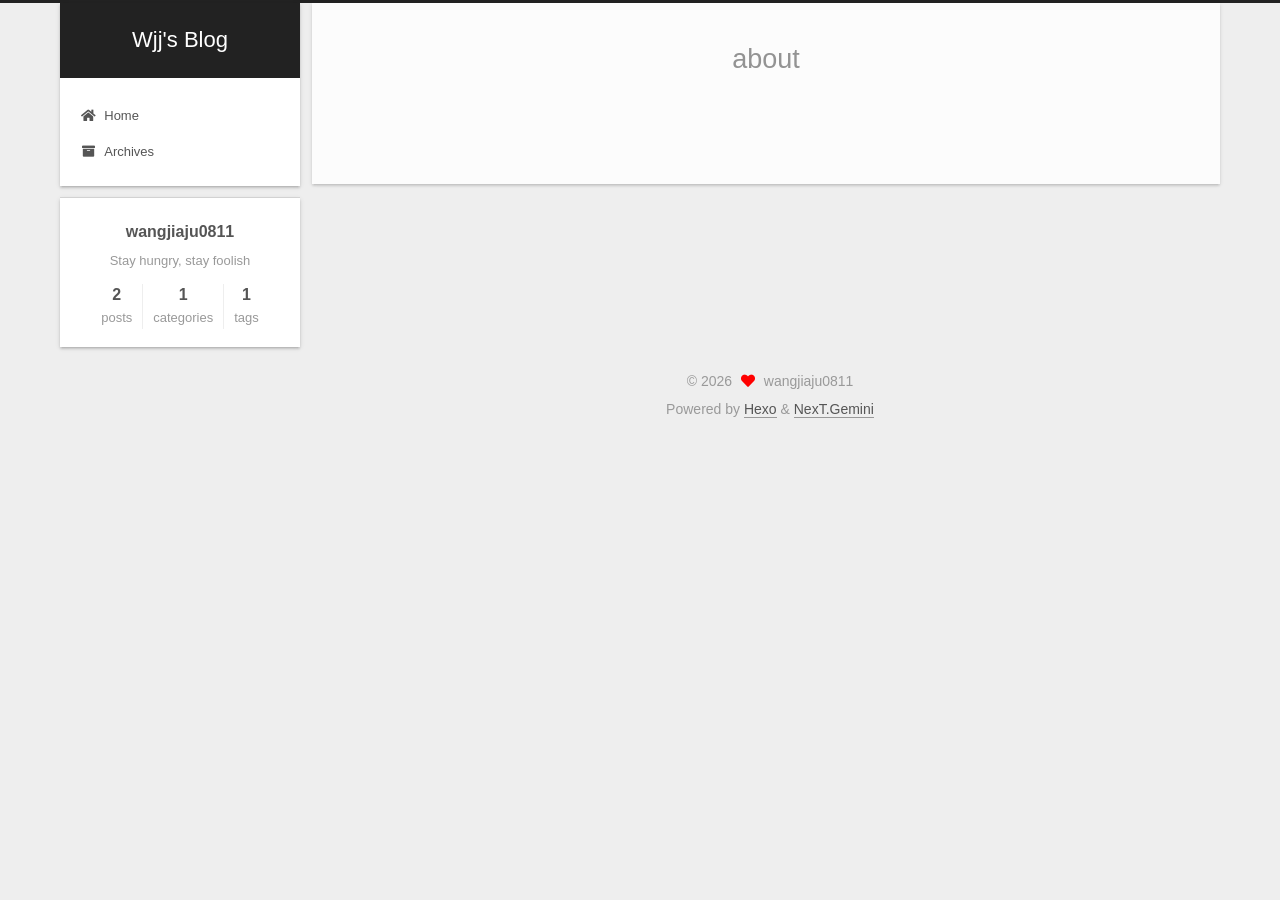
<file: about/index.html>
<!DOCTYPE html>
<html lang="zh-Hans">
<head>
  <meta charset="UTF-8">
<meta name="viewport" content="width=device-width, initial-scale=1, maximum-scale=2">
<meta name="theme-color" content="#222">
<meta name="generator" content="Hexo 8.1.1">
  <link rel="apple-touch-icon" sizes="180x180" href="/images/apple-touch-icon-next.png">
  <link rel="icon" type="image/png" sizes="32x32" href="/images/favicon-32x32-next.png">
  <link rel="icon" type="image/png" sizes="16x16" href="/images/favicon-16x16-next.png">
  <link rel="mask-icon" href="/images/logo.svg" color="#222">

<link rel="stylesheet" href="/css/main.css">


<link rel="stylesheet" href="/lib/font-awesome/css/all.min.css">

<script id="hexo-configurations">
    var NexT = window.NexT || {};
    var CONFIG = {"hostname":"example.com","root":"/","scheme":"Gemini","version":"7.8.0","exturl":false,"sidebar":{"position":"left","display":"post","padding":18,"offset":12,"onmobile":false},"copycode":{"enable":false,"show_result":false,"style":null},"back2top":{"enable":true,"sidebar":false,"scrollpercent":false},"bookmark":{"enable":false,"color":"#222","save":"auto"},"fancybox":false,"mediumzoom":false,"lazyload":false,"pangu":false,"comments":{"style":"tabs","active":null,"storage":true,"lazyload":false,"nav":null},"algolia":{"hits":{"per_page":10},"labels":{"input_placeholder":"Search for Posts","hits_empty":"We didn't find any results for the search: ${query}","hits_stats":"${hits} results found in ${time} ms"}},"localsearch":{"enable":false,"trigger":"auto","top_n_per_article":1,"unescape":false,"preload":false},"motion":{"enable":true,"async":false,"transition":{"post_block":"fadeIn","post_header":"slideDownIn","post_body":"slideDownIn","coll_header":"slideLeftIn","sidebar":"slideUpIn"}}};
  </script>

  <meta name="description" content="Stay hungry, stay foolish">
<meta property="og:type" content="website">
<meta property="og:title" content="about">
<meta property="og:url" content="http://example.com/about/index.html">
<meta property="og:site_name" content="Wjj&#39;s Blog">
<meta property="og:description" content="Stay hungry, stay foolish">
<meta property="og:locale">
<meta property="article:published_time" content="2026-04-19T08:56:45.000Z">
<meta property="article:modified_time" content="2026-04-19T08:57:52.684Z">
<meta property="article:author" content="wangjiaju0811">
<meta name="twitter:card" content="summary">

<link rel="canonical" href="http://example.com/about/">


<script id="page-configurations">
  // https://hexo.io/docs/variables.html
  CONFIG.page = {
    sidebar: "",
    isHome : false,
    isPost : false,
    lang   : 'zh-Hans'
  };
</script>

  <title>about | Wjj's Blog
</title>
  






  <noscript>
  <style>
  .use-motion .brand,
  .use-motion .menu-item,
  .sidebar-inner,
  .use-motion .post-block,
  .use-motion .pagination,
  .use-motion .comments,
  .use-motion .post-header,
  .use-motion .post-body,
  .use-motion .collection-header { opacity: initial; }

  .use-motion .site-title,
  .use-motion .site-subtitle {
    opacity: initial;
    top: initial;
  }

  .use-motion .logo-line-before i { left: initial; }
  .use-motion .logo-line-after i { right: initial; }
  </style>
</noscript>

</head>

<body itemscope itemtype="http://schema.org/WebPage">
  <div class="container use-motion">
    <div class="headband"></div>

    <header class="header" itemscope itemtype="http://schema.org/WPHeader">
      <div class="header-inner"><div class="site-brand-container">
  <div class="site-nav-toggle">
    <div class="toggle" aria-label="Toggle navigation bar">
      <span class="toggle-line toggle-line-first"></span>
      <span class="toggle-line toggle-line-middle"></span>
      <span class="toggle-line toggle-line-last"></span>
    </div>
  </div>

  <div class="site-meta">

    <a href="/" class="brand" rel="start">
      <span class="logo-line-before"><i></i></span>
      <h1 class="site-title">Wjj's Blog</h1>
      <span class="logo-line-after"><i></i></span>
    </a>
  </div>

  <div class="site-nav-right">
    <div class="toggle popup-trigger">
    </div>
  </div>
</div>




<nav class="site-nav">
  <ul id="menu" class="main-menu menu">
        <li class="menu-item menu-item-home">

    <a href="/" rel="section"><i class="fa fa-home fa-fw"></i>Home</a>

  </li>
        <li class="menu-item menu-item-archives">

    <a href="/archives/" rel="section"><i class="fa fa-archive fa-fw"></i>Archives</a>

  </li>
  </ul>
</nav>




</div>
    </header>

    
  <div class="back-to-top">
    <i class="fa fa-arrow-up"></i>
    <span>0%</span>
  </div>


    <main class="main">
      <div class="main-inner">
        <div class="content-wrap">
          
  
  

          <div class="content page posts-expand">
            

    
    
    
    <div class="post-block" lang="zh-Hans">
      <header class="post-header">

<h1 class="post-title" itemprop="name headline">about
</h1>

<div class="post-meta">
  

</div>

</header>

      
      
      
      <div class="post-body">
          
      </div>
      
      
      
    </div>
    

    
    
    


          </div>
          

<script>
  window.addEventListener('tabs:register', () => {
    let { activeClass } = CONFIG.comments;
    if (CONFIG.comments.storage) {
      activeClass = localStorage.getItem('comments_active') || activeClass;
    }
    if (activeClass) {
      let activeTab = document.querySelector(`a[href="#comment-${activeClass}"]`);
      if (activeTab) {
        activeTab.click();
      }
    }
  });
  if (CONFIG.comments.storage) {
    window.addEventListener('tabs:click', event => {
      if (!event.target.matches('.tabs-comment .tab-content .tab-pane')) return;
      let commentClass = event.target.classList[1];
      localStorage.setItem('comments_active', commentClass);
    });
  }
</script>

        </div>
          
  
  <div class="toggle sidebar-toggle">
    <span class="toggle-line toggle-line-first"></span>
    <span class="toggle-line toggle-line-middle"></span>
    <span class="toggle-line toggle-line-last"></span>
  </div>

  <aside class="sidebar">
    <div class="sidebar-inner">

      <ul class="sidebar-nav motion-element">
        <li class="sidebar-nav-toc">
          Table of Contents
        </li>
        <li class="sidebar-nav-overview">
          Overview
        </li>
      </ul>

      <!--noindex-->
      <div class="post-toc-wrap sidebar-panel">
      </div>
      <!--/noindex-->

      <div class="site-overview-wrap sidebar-panel">
        <div class="site-author motion-element" itemprop="author" itemscope itemtype="http://schema.org/Person">
  <p class="site-author-name" itemprop="name">wangjiaju0811</p>
  <div class="site-description" itemprop="description">Stay hungry, stay foolish</div>
</div>
<div class="site-state-wrap motion-element">
  <nav class="site-state">
      <div class="site-state-item site-state-posts">
          <a href="/archives/">
        
          <span class="site-state-item-count">2</span>
          <span class="site-state-item-name">posts</span>
        </a>
      </div>
      <div class="site-state-item site-state-categories">
            <a href="/categories/">
        <span class="site-state-item-count">1</span>
        <span class="site-state-item-name">categories</span></a>
      </div>
      <div class="site-state-item site-state-tags">
            <a href="/tags/">
        <span class="site-state-item-count">1</span>
        <span class="site-state-item-name">tags</span></a>
      </div>
  </nav>
</div>



      </div>

    </div>
  </aside>
  <div id="sidebar-dimmer"></div>


      </div>
    </main>

    <footer class="footer">
      <div class="footer-inner">
        

        

<div class="copyright">
  
  &copy; 
  <span itemprop="copyrightYear">2026</span>
  <span class="with-love">
    <i class="fa fa-heart"></i>
  </span>
  <span class="author" itemprop="copyrightHolder">wangjiaju0811</span>
</div>
  <div class="powered-by">Powered by <a href="https://hexo.io/" class="theme-link" rel="noopener" target="_blank">Hexo</a> & <a href="https://theme-next.org/" class="theme-link" rel="noopener" target="_blank">NexT.Gemini</a>
  </div>

        








      </div>
    </footer>
  </div>

  
  <script src="/lib/anime.min.js"></script>
  <script src="/lib/velocity/velocity.min.js"></script>
  <script src="/lib/velocity/velocity.ui.min.js"></script>

<script src="/js/utils.js"></script>

<script src="/js/motion.js"></script>


<script src="/js/schemes/pisces.js"></script>


<script src="/js/next-boot.js"></script>




  















  

  

</body>
</html>
</file>
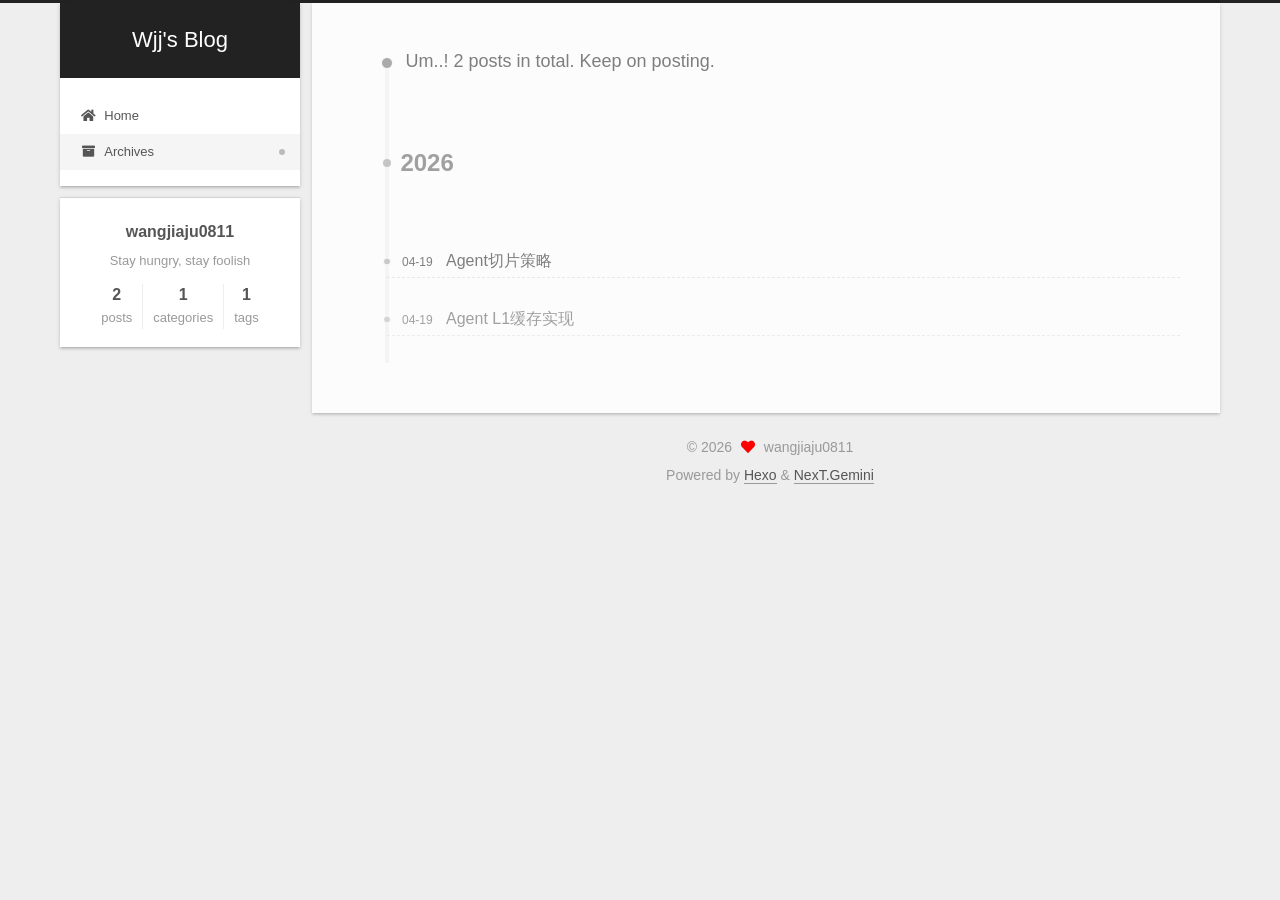
<file: archives/index.html>
<!DOCTYPE html>
<html lang="zh-Hans">
<head>
  <meta charset="UTF-8">
<meta name="viewport" content="width=device-width, initial-scale=1, maximum-scale=2">
<meta name="theme-color" content="#222">
<meta name="generator" content="Hexo 8.1.1">
  <link rel="apple-touch-icon" sizes="180x180" href="/images/apple-touch-icon-next.png">
  <link rel="icon" type="image/png" sizes="32x32" href="/images/favicon-32x32-next.png">
  <link rel="icon" type="image/png" sizes="16x16" href="/images/favicon-16x16-next.png">
  <link rel="mask-icon" href="/images/logo.svg" color="#222">

<link rel="stylesheet" href="/css/main.css">


<link rel="stylesheet" href="/lib/font-awesome/css/all.min.css">

<script id="hexo-configurations">
    var NexT = window.NexT || {};
    var CONFIG = {"hostname":"example.com","root":"/","scheme":"Gemini","version":"7.8.0","exturl":false,"sidebar":{"position":"left","display":"post","padding":18,"offset":12,"onmobile":false},"copycode":{"enable":false,"show_result":false,"style":null},"back2top":{"enable":true,"sidebar":false,"scrollpercent":false},"bookmark":{"enable":false,"color":"#222","save":"auto"},"fancybox":false,"mediumzoom":false,"lazyload":false,"pangu":false,"comments":{"style":"tabs","active":null,"storage":true,"lazyload":false,"nav":null},"algolia":{"hits":{"per_page":10},"labels":{"input_placeholder":"Search for Posts","hits_empty":"We didn't find any results for the search: ${query}","hits_stats":"${hits} results found in ${time} ms"}},"localsearch":{"enable":false,"trigger":"auto","top_n_per_article":1,"unescape":false,"preload":false},"motion":{"enable":true,"async":false,"transition":{"post_block":"fadeIn","post_header":"slideDownIn","post_body":"slideDownIn","coll_header":"slideLeftIn","sidebar":"slideUpIn"}}};
  </script>

  <meta name="description" content="Stay hungry, stay foolish">
<meta property="og:type" content="website">
<meta property="og:title" content="Wjj&#39;s Blog">
<meta property="og:url" content="http://example.com/archives/index.html">
<meta property="og:site_name" content="Wjj&#39;s Blog">
<meta property="og:description" content="Stay hungry, stay foolish">
<meta property="og:locale">
<meta property="article:author" content="wangjiaju0811">
<meta name="twitter:card" content="summary">

<link rel="canonical" href="http://example.com/archives/">


<script id="page-configurations">
  // https://hexo.io/docs/variables.html
  CONFIG.page = {
    sidebar: "",
    isHome : false,
    isPost : false,
    lang   : 'zh-Hans'
  };
</script>

  <title>Archive | Wjj's Blog</title>
  






  <noscript>
  <style>
  .use-motion .brand,
  .use-motion .menu-item,
  .sidebar-inner,
  .use-motion .post-block,
  .use-motion .pagination,
  .use-motion .comments,
  .use-motion .post-header,
  .use-motion .post-body,
  .use-motion .collection-header { opacity: initial; }

  .use-motion .site-title,
  .use-motion .site-subtitle {
    opacity: initial;
    top: initial;
  }

  .use-motion .logo-line-before i { left: initial; }
  .use-motion .logo-line-after i { right: initial; }
  </style>
</noscript>

</head>

<body itemscope itemtype="http://schema.org/WebPage">
  <div class="container use-motion">
    <div class="headband"></div>

    <header class="header" itemscope itemtype="http://schema.org/WPHeader">
      <div class="header-inner"><div class="site-brand-container">
  <div class="site-nav-toggle">
    <div class="toggle" aria-label="Toggle navigation bar">
      <span class="toggle-line toggle-line-first"></span>
      <span class="toggle-line toggle-line-middle"></span>
      <span class="toggle-line toggle-line-last"></span>
    </div>
  </div>

  <div class="site-meta">

    <a href="/" class="brand" rel="start">
      <span class="logo-line-before"><i></i></span>
      <h1 class="site-title">Wjj's Blog</h1>
      <span class="logo-line-after"><i></i></span>
    </a>
  </div>

  <div class="site-nav-right">
    <div class="toggle popup-trigger">
    </div>
  </div>
</div>




<nav class="site-nav">
  <ul id="menu" class="main-menu menu">
        <li class="menu-item menu-item-home">

    <a href="/" rel="section"><i class="fa fa-home fa-fw"></i>Home</a>

  </li>
        <li class="menu-item menu-item-archives">

    <a href="/archives/" rel="section"><i class="fa fa-archive fa-fw"></i>Archives</a>

  </li>
  </ul>
</nav>




</div>
    </header>

    
  <div class="back-to-top">
    <i class="fa fa-arrow-up"></i>
    <span>0%</span>
  </div>


    <main class="main">
      <div class="main-inner">
        <div class="content-wrap">
          

          <div class="content archive">
            

  
  
  
  <div class="post-block">
    <div class="posts-collapse">
      <div class="collection-title">
        <span class="collection-header">Um..! 2 posts in total. Keep on posting.</span>
      </div>

      
    <div class="collection-year">
      <span class="collection-header">2026</span>
    </div>

  <article itemscope itemtype="http://schema.org/Article">
    <header class="post-header">

      <div class="post-meta">
        <time itemprop="dateCreated"
              datetime="2026-04-19T21:00:00+08:00"
              content="2026-04-19">
          04-19
        </time>
      </div>

      <div class="post-title">
          <a class="post-title-link" href="/2026/04/19/L1_chunking_multi_strategy/" itemprop="url">
            <span itemprop="name">Agent切片策略</span>
          </a>
      </div>

    </header>
  </article>

  <article itemscope itemtype="http://schema.org/Article">
    <header class="post-header">

      <div class="post-meta">
        <time itemprop="dateCreated"
              datetime="2026-04-19T21:00:00+08:00"
              content="2026-04-19">
          04-19
        </time>
      </div>

      <div class="post-title">
          <a class="post-title-link" href="/2026/04/19/L1_memory_layer/" itemprop="url">
            <span itemprop="name">Agent L1缓存实现</span>
          </a>
      </div>

    </header>
  </article>


    </div>
  </div>
  
  
  

  



          </div>
          

<script>
  window.addEventListener('tabs:register', () => {
    let { activeClass } = CONFIG.comments;
    if (CONFIG.comments.storage) {
      activeClass = localStorage.getItem('comments_active') || activeClass;
    }
    if (activeClass) {
      let activeTab = document.querySelector(`a[href="#comment-${activeClass}"]`);
      if (activeTab) {
        activeTab.click();
      }
    }
  });
  if (CONFIG.comments.storage) {
    window.addEventListener('tabs:click', event => {
      if (!event.target.matches('.tabs-comment .tab-content .tab-pane')) return;
      let commentClass = event.target.classList[1];
      localStorage.setItem('comments_active', commentClass);
    });
  }
</script>

        </div>
          
  
  <div class="toggle sidebar-toggle">
    <span class="toggle-line toggle-line-first"></span>
    <span class="toggle-line toggle-line-middle"></span>
    <span class="toggle-line toggle-line-last"></span>
  </div>

  <aside class="sidebar">
    <div class="sidebar-inner">

      <ul class="sidebar-nav motion-element">
        <li class="sidebar-nav-toc">
          Table of Contents
        </li>
        <li class="sidebar-nav-overview">
          Overview
        </li>
      </ul>

      <!--noindex-->
      <div class="post-toc-wrap sidebar-panel">
      </div>
      <!--/noindex-->

      <div class="site-overview-wrap sidebar-panel">
        <div class="site-author motion-element" itemprop="author" itemscope itemtype="http://schema.org/Person">
  <p class="site-author-name" itemprop="name">wangjiaju0811</p>
  <div class="site-description" itemprop="description">Stay hungry, stay foolish</div>
</div>
<div class="site-state-wrap motion-element">
  <nav class="site-state">
      <div class="site-state-item site-state-posts">
          <a href="/archives/">
        
          <span class="site-state-item-count">2</span>
          <span class="site-state-item-name">posts</span>
        </a>
      </div>
      <div class="site-state-item site-state-categories">
            <a href="/categories/">
        <span class="site-state-item-count">1</span>
        <span class="site-state-item-name">categories</span></a>
      </div>
      <div class="site-state-item site-state-tags">
            <a href="/tags/">
        <span class="site-state-item-count">1</span>
        <span class="site-state-item-name">tags</span></a>
      </div>
  </nav>
</div>



      </div>

    </div>
  </aside>
  <div id="sidebar-dimmer"></div>


      </div>
    </main>

    <footer class="footer">
      <div class="footer-inner">
        

        

<div class="copyright">
  
  &copy; 
  <span itemprop="copyrightYear">2026</span>
  <span class="with-love">
    <i class="fa fa-heart"></i>
  </span>
  <span class="author" itemprop="copyrightHolder">wangjiaju0811</span>
</div>
  <div class="powered-by">Powered by <a href="https://hexo.io/" class="theme-link" rel="noopener" target="_blank">Hexo</a> & <a href="https://theme-next.org/" class="theme-link" rel="noopener" target="_blank">NexT.Gemini</a>
  </div>

        








      </div>
    </footer>
  </div>

  
  <script src="/lib/anime.min.js"></script>
  <script src="/lib/velocity/velocity.min.js"></script>
  <script src="/lib/velocity/velocity.ui.min.js"></script>

<script src="/js/utils.js"></script>

<script src="/js/motion.js"></script>


<script src="/js/schemes/pisces.js"></script>


<script src="/js/next-boot.js"></script>




  















  

  

</body>
</html>
</file>
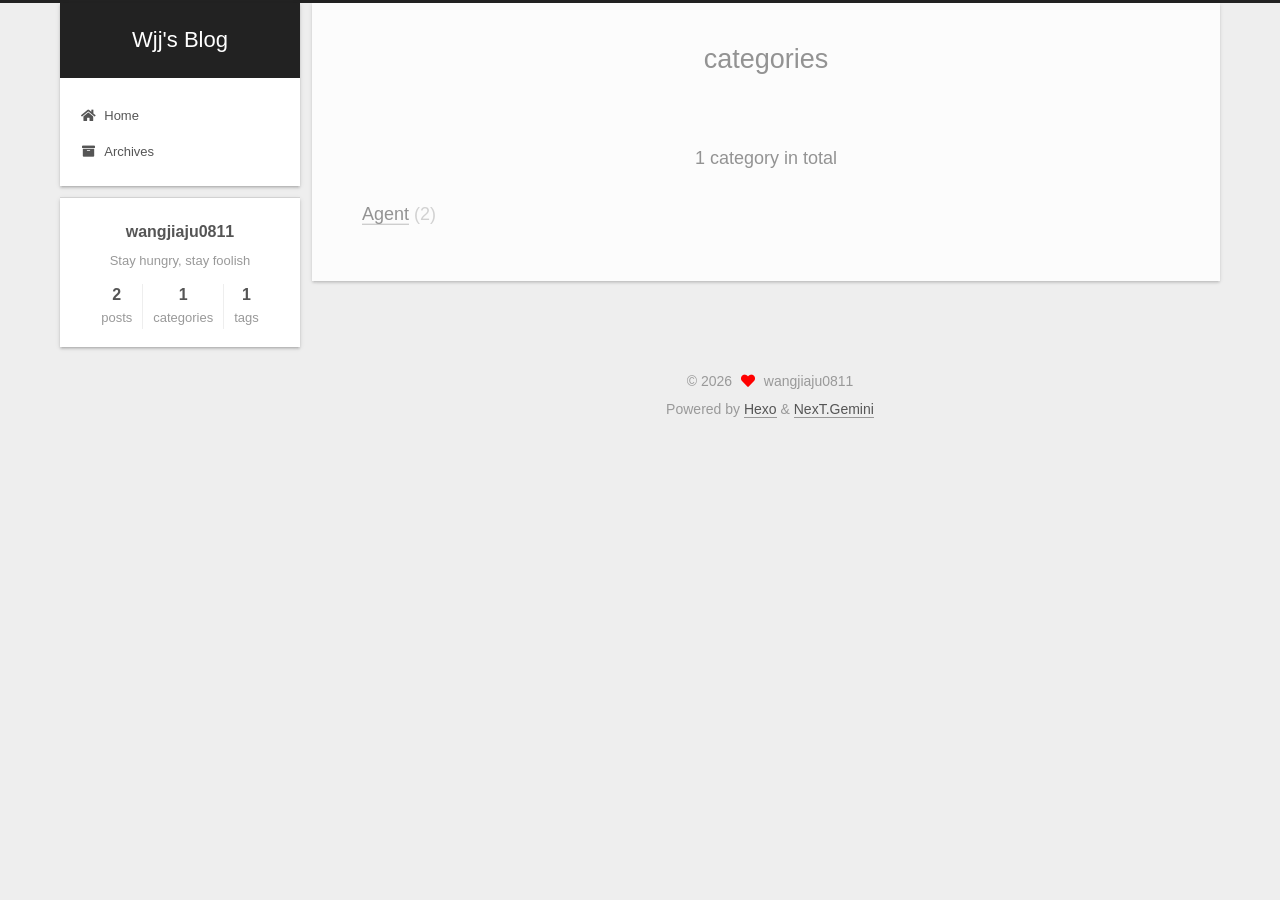
<file: categories/index.html>
<!DOCTYPE html>
<html lang="zh-Hans">
<head>
  <meta charset="UTF-8">
<meta name="viewport" content="width=device-width, initial-scale=1, maximum-scale=2">
<meta name="theme-color" content="#222">
<meta name="generator" content="Hexo 8.1.1">
  <link rel="apple-touch-icon" sizes="180x180" href="/images/apple-touch-icon-next.png">
  <link rel="icon" type="image/png" sizes="32x32" href="/images/favicon-32x32-next.png">
  <link rel="icon" type="image/png" sizes="16x16" href="/images/favicon-16x16-next.png">
  <link rel="mask-icon" href="/images/logo.svg" color="#222">

<link rel="stylesheet" href="/css/main.css">


<link rel="stylesheet" href="/lib/font-awesome/css/all.min.css">

<script id="hexo-configurations">
    var NexT = window.NexT || {};
    var CONFIG = {"hostname":"example.com","root":"/","scheme":"Gemini","version":"7.8.0","exturl":false,"sidebar":{"position":"left","display":"post","padding":18,"offset":12,"onmobile":false},"copycode":{"enable":false,"show_result":false,"style":null},"back2top":{"enable":true,"sidebar":false,"scrollpercent":false},"bookmark":{"enable":false,"color":"#222","save":"auto"},"fancybox":false,"mediumzoom":false,"lazyload":false,"pangu":false,"comments":{"style":"tabs","active":null,"storage":true,"lazyload":false,"nav":null},"algolia":{"hits":{"per_page":10},"labels":{"input_placeholder":"Search for Posts","hits_empty":"We didn't find any results for the search: ${query}","hits_stats":"${hits} results found in ${time} ms"}},"localsearch":{"enable":false,"trigger":"auto","top_n_per_article":1,"unescape":false,"preload":false},"motion":{"enable":true,"async":false,"transition":{"post_block":"fadeIn","post_header":"slideDownIn","post_body":"slideDownIn","coll_header":"slideLeftIn","sidebar":"slideUpIn"}}};
  </script>

  <meta name="description" content="Stay hungry, stay foolish">
<meta property="og:type" content="website">
<meta property="og:title" content="categories">
<meta property="og:url" content="http://example.com/categories/index.html">
<meta property="og:site_name" content="Wjj&#39;s Blog">
<meta property="og:description" content="Stay hungry, stay foolish">
<meta property="og:locale">
<meta property="article:published_time" content="2026-04-19T08:53:56.000Z">
<meta property="article:modified_time" content="2026-04-19T08:55:16.753Z">
<meta property="article:author" content="wangjiaju0811">
<meta name="twitter:card" content="summary">

<link rel="canonical" href="http://example.com/categories/">


<script id="page-configurations">
  // https://hexo.io/docs/variables.html
  CONFIG.page = {
    sidebar: "",
    isHome : false,
    isPost : false,
    lang   : 'zh-Hans'
  };
</script>

  <title>categories | Wjj's Blog
</title>
  






  <noscript>
  <style>
  .use-motion .brand,
  .use-motion .menu-item,
  .sidebar-inner,
  .use-motion .post-block,
  .use-motion .pagination,
  .use-motion .comments,
  .use-motion .post-header,
  .use-motion .post-body,
  .use-motion .collection-header { opacity: initial; }

  .use-motion .site-title,
  .use-motion .site-subtitle {
    opacity: initial;
    top: initial;
  }

  .use-motion .logo-line-before i { left: initial; }
  .use-motion .logo-line-after i { right: initial; }
  </style>
</noscript>

</head>

<body itemscope itemtype="http://schema.org/WebPage">
  <div class="container use-motion">
    <div class="headband"></div>

    <header class="header" itemscope itemtype="http://schema.org/WPHeader">
      <div class="header-inner"><div class="site-brand-container">
  <div class="site-nav-toggle">
    <div class="toggle" aria-label="Toggle navigation bar">
      <span class="toggle-line toggle-line-first"></span>
      <span class="toggle-line toggle-line-middle"></span>
      <span class="toggle-line toggle-line-last"></span>
    </div>
  </div>

  <div class="site-meta">

    <a href="/" class="brand" rel="start">
      <span class="logo-line-before"><i></i></span>
      <h1 class="site-title">Wjj's Blog</h1>
      <span class="logo-line-after"><i></i></span>
    </a>
  </div>

  <div class="site-nav-right">
    <div class="toggle popup-trigger">
    </div>
  </div>
</div>




<nav class="site-nav">
  <ul id="menu" class="main-menu menu">
        <li class="menu-item menu-item-home">

    <a href="/" rel="section"><i class="fa fa-home fa-fw"></i>Home</a>

  </li>
        <li class="menu-item menu-item-archives">

    <a href="/archives/" rel="section"><i class="fa fa-archive fa-fw"></i>Archives</a>

  </li>
  </ul>
</nav>




</div>
    </header>

    
  <div class="back-to-top">
    <i class="fa fa-arrow-up"></i>
    <span>0%</span>
  </div>


    <main class="main">
      <div class="main-inner">
        <div class="content-wrap">
          
  
  

          <div class="content page posts-expand">
            

    
    
    
    <div class="post-block" lang="zh-Hans">
      <header class="post-header">

<h1 class="post-title" itemprop="name headline">categories
</h1>

<div class="post-meta">
  

</div>

</header>

      
      
      
      <div class="post-body">
          <div class="category-all-page">
            <div class="category-all-title">
              1 category in total
            </div>
            <div class="category-all">
              <ul class="category-list"><li class="category-list-item"><a class="category-list-link" href="/categories/Agent/">Agent</a><span class="category-list-count">2</span></li></ul>
            </div>
          </div>
        
      </div>
      
      
      
    </div>
    

    
    
    


          </div>
          

<script>
  window.addEventListener('tabs:register', () => {
    let { activeClass } = CONFIG.comments;
    if (CONFIG.comments.storage) {
      activeClass = localStorage.getItem('comments_active') || activeClass;
    }
    if (activeClass) {
      let activeTab = document.querySelector(`a[href="#comment-${activeClass}"]`);
      if (activeTab) {
        activeTab.click();
      }
    }
  });
  if (CONFIG.comments.storage) {
    window.addEventListener('tabs:click', event => {
      if (!event.target.matches('.tabs-comment .tab-content .tab-pane')) return;
      let commentClass = event.target.classList[1];
      localStorage.setItem('comments_active', commentClass);
    });
  }
</script>

        </div>
          
  
  <div class="toggle sidebar-toggle">
    <span class="toggle-line toggle-line-first"></span>
    <span class="toggle-line toggle-line-middle"></span>
    <span class="toggle-line toggle-line-last"></span>
  </div>

  <aside class="sidebar">
    <div class="sidebar-inner">

      <ul class="sidebar-nav motion-element">
        <li class="sidebar-nav-toc">
          Table of Contents
        </li>
        <li class="sidebar-nav-overview">
          Overview
        </li>
      </ul>

      <!--noindex-->
      <div class="post-toc-wrap sidebar-panel">
      </div>
      <!--/noindex-->

      <div class="site-overview-wrap sidebar-panel">
        <div class="site-author motion-element" itemprop="author" itemscope itemtype="http://schema.org/Person">
  <p class="site-author-name" itemprop="name">wangjiaju0811</p>
  <div class="site-description" itemprop="description">Stay hungry, stay foolish</div>
</div>
<div class="site-state-wrap motion-element">
  <nav class="site-state">
      <div class="site-state-item site-state-posts">
          <a href="/archives/">
        
          <span class="site-state-item-count">2</span>
          <span class="site-state-item-name">posts</span>
        </a>
      </div>
      <div class="site-state-item site-state-categories">
            <a href="/categories/">
        <span class="site-state-item-count">1</span>
        <span class="site-state-item-name">categories</span></a>
      </div>
      <div class="site-state-item site-state-tags">
            <a href="/tags/">
        <span class="site-state-item-count">1</span>
        <span class="site-state-item-name">tags</span></a>
      </div>
  </nav>
</div>



      </div>

    </div>
  </aside>
  <div id="sidebar-dimmer"></div>


      </div>
    </main>

    <footer class="footer">
      <div class="footer-inner">
        

        

<div class="copyright">
  
  &copy; 
  <span itemprop="copyrightYear">2026</span>
  <span class="with-love">
    <i class="fa fa-heart"></i>
  </span>
  <span class="author" itemprop="copyrightHolder">wangjiaju0811</span>
</div>
  <div class="powered-by">Powered by <a href="https://hexo.io/" class="theme-link" rel="noopener" target="_blank">Hexo</a> & <a href="https://theme-next.org/" class="theme-link" rel="noopener" target="_blank">NexT.Gemini</a>
  </div>

        








      </div>
    </footer>
  </div>

  
  <script src="/lib/anime.min.js"></script>
  <script src="/lib/velocity/velocity.min.js"></script>
  <script src="/lib/velocity/velocity.ui.min.js"></script>

<script src="/js/utils.js"></script>

<script src="/js/motion.js"></script>


<script src="/js/schemes/pisces.js"></script>


<script src="/js/next-boot.js"></script>




  















  

  

</body>
</html>
</file>
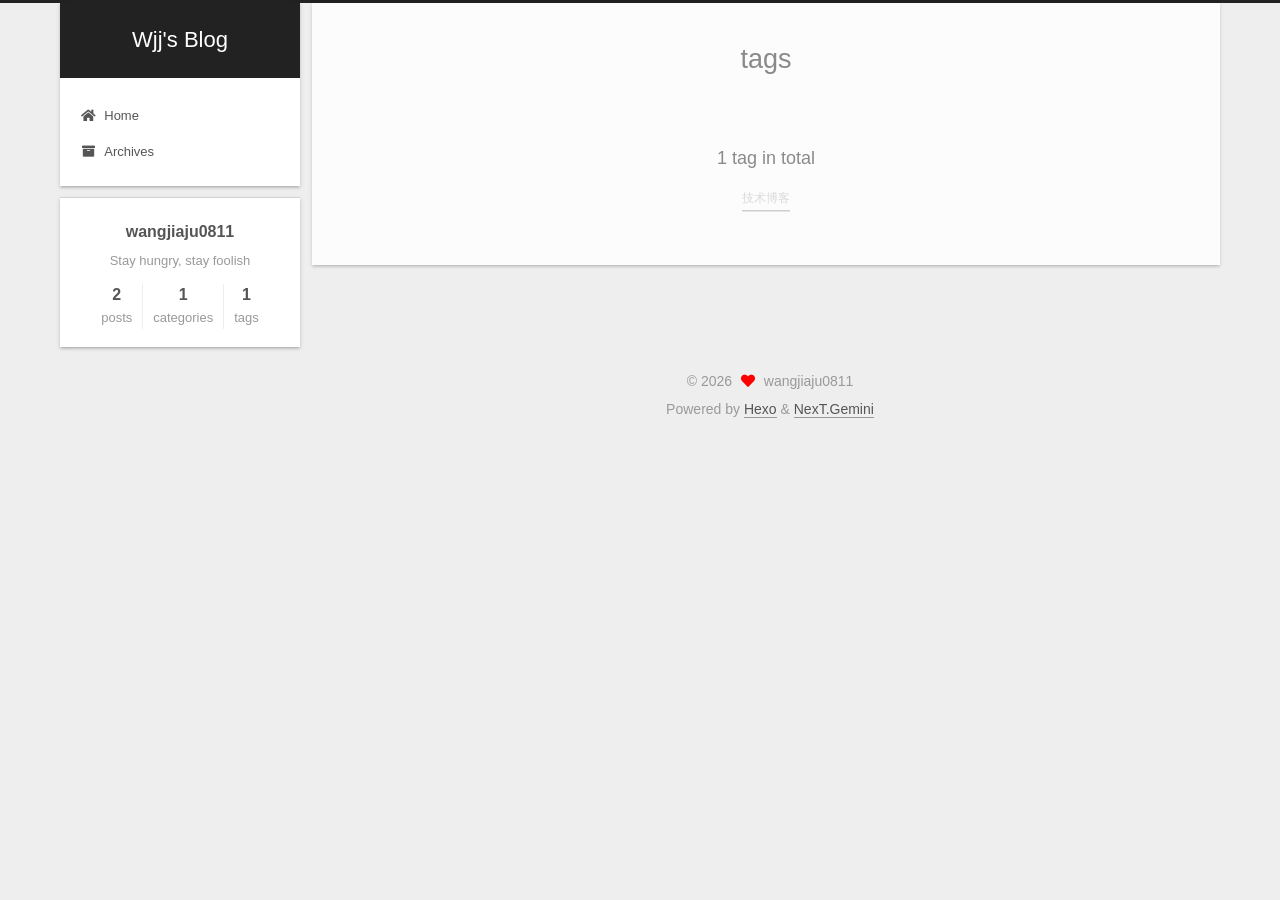
<file: tags/index.html>
<!DOCTYPE html>
<html lang="zh-Hans">
<head>
  <meta charset="UTF-8">
<meta name="viewport" content="width=device-width, initial-scale=1, maximum-scale=2">
<meta name="theme-color" content="#222">
<meta name="generator" content="Hexo 8.1.1">
  <link rel="apple-touch-icon" sizes="180x180" href="/images/apple-touch-icon-next.png">
  <link rel="icon" type="image/png" sizes="32x32" href="/images/favicon-32x32-next.png">
  <link rel="icon" type="image/png" sizes="16x16" href="/images/favicon-16x16-next.png">
  <link rel="mask-icon" href="/images/logo.svg" color="#222">

<link rel="stylesheet" href="/css/main.css">


<link rel="stylesheet" href="/lib/font-awesome/css/all.min.css">

<script id="hexo-configurations">
    var NexT = window.NexT || {};
    var CONFIG = {"hostname":"example.com","root":"/","scheme":"Gemini","version":"7.8.0","exturl":false,"sidebar":{"position":"left","display":"post","padding":18,"offset":12,"onmobile":false},"copycode":{"enable":false,"show_result":false,"style":null},"back2top":{"enable":true,"sidebar":false,"scrollpercent":false},"bookmark":{"enable":false,"color":"#222","save":"auto"},"fancybox":false,"mediumzoom":false,"lazyload":false,"pangu":false,"comments":{"style":"tabs","active":null,"storage":true,"lazyload":false,"nav":null},"algolia":{"hits":{"per_page":10},"labels":{"input_placeholder":"Search for Posts","hits_empty":"We didn't find any results for the search: ${query}","hits_stats":"${hits} results found in ${time} ms"}},"localsearch":{"enable":false,"trigger":"auto","top_n_per_article":1,"unescape":false,"preload":false},"motion":{"enable":true,"async":false,"transition":{"post_block":"fadeIn","post_header":"slideDownIn","post_body":"slideDownIn","coll_header":"slideLeftIn","sidebar":"slideUpIn"}}};
  </script>

  <meta name="description" content="Stay hungry, stay foolish">
<meta property="og:type" content="website">
<meta property="og:title" content="tags">
<meta property="og:url" content="http://example.com/tags/index.html">
<meta property="og:site_name" content="Wjj&#39;s Blog">
<meta property="og:description" content="Stay hungry, stay foolish">
<meta property="og:locale">
<meta property="article:published_time" content="2026-04-19T08:55:25.000Z">
<meta property="article:modified_time" content="2026-04-19T08:56:35.460Z">
<meta property="article:author" content="wangjiaju0811">
<meta name="twitter:card" content="summary">

<link rel="canonical" href="http://example.com/tags/">


<script id="page-configurations">
  // https://hexo.io/docs/variables.html
  CONFIG.page = {
    sidebar: "",
    isHome : false,
    isPost : false,
    lang   : 'zh-Hans'
  };
</script>

  <title>tags | Wjj's Blog
</title>
  






  <noscript>
  <style>
  .use-motion .brand,
  .use-motion .menu-item,
  .sidebar-inner,
  .use-motion .post-block,
  .use-motion .pagination,
  .use-motion .comments,
  .use-motion .post-header,
  .use-motion .post-body,
  .use-motion .collection-header { opacity: initial; }

  .use-motion .site-title,
  .use-motion .site-subtitle {
    opacity: initial;
    top: initial;
  }

  .use-motion .logo-line-before i { left: initial; }
  .use-motion .logo-line-after i { right: initial; }
  </style>
</noscript>

</head>

<body itemscope itemtype="http://schema.org/WebPage">
  <div class="container use-motion">
    <div class="headband"></div>

    <header class="header" itemscope itemtype="http://schema.org/WPHeader">
      <div class="header-inner"><div class="site-brand-container">
  <div class="site-nav-toggle">
    <div class="toggle" aria-label="Toggle navigation bar">
      <span class="toggle-line toggle-line-first"></span>
      <span class="toggle-line toggle-line-middle"></span>
      <span class="toggle-line toggle-line-last"></span>
    </div>
  </div>

  <div class="site-meta">

    <a href="/" class="brand" rel="start">
      <span class="logo-line-before"><i></i></span>
      <h1 class="site-title">Wjj's Blog</h1>
      <span class="logo-line-after"><i></i></span>
    </a>
  </div>

  <div class="site-nav-right">
    <div class="toggle popup-trigger">
    </div>
  </div>
</div>




<nav class="site-nav">
  <ul id="menu" class="main-menu menu">
        <li class="menu-item menu-item-home">

    <a href="/" rel="section"><i class="fa fa-home fa-fw"></i>Home</a>

  </li>
        <li class="menu-item menu-item-archives">

    <a href="/archives/" rel="section"><i class="fa fa-archive fa-fw"></i>Archives</a>

  </li>
  </ul>
</nav>




</div>
    </header>

    
  <div class="back-to-top">
    <i class="fa fa-arrow-up"></i>
    <span>0%</span>
  </div>


    <main class="main">
      <div class="main-inner">
        <div class="content-wrap">
          
  
  

          <div class="content page posts-expand">
            

    
    
    
    <div class="post-block" lang="zh-Hans">
      <header class="post-header">

<h1 class="post-title" itemprop="name headline">tags
</h1>

<div class="post-meta">
  

</div>

</header>

      
      
      
      <div class="post-body">
          <div class="tag-cloud">
            <div class="tag-cloud-title">
              1 tag in total
            </div>
            <div class="tag-cloud-tags">
              <a href="/tags/%E6%8A%80%E6%9C%AF%E5%8D%9A%E5%AE%A2/" style="font-size: 12px; color: #ccc">技术博客</a>
            </div>
          </div>
        
      </div>
      
      
      
    </div>
    

    
    
    


          </div>
          

<script>
  window.addEventListener('tabs:register', () => {
    let { activeClass } = CONFIG.comments;
    if (CONFIG.comments.storage) {
      activeClass = localStorage.getItem('comments_active') || activeClass;
    }
    if (activeClass) {
      let activeTab = document.querySelector(`a[href="#comment-${activeClass}"]`);
      if (activeTab) {
        activeTab.click();
      }
    }
  });
  if (CONFIG.comments.storage) {
    window.addEventListener('tabs:click', event => {
      if (!event.target.matches('.tabs-comment .tab-content .tab-pane')) return;
      let commentClass = event.target.classList[1];
      localStorage.setItem('comments_active', commentClass);
    });
  }
</script>

        </div>
          
  
  <div class="toggle sidebar-toggle">
    <span class="toggle-line toggle-line-first"></span>
    <span class="toggle-line toggle-line-middle"></span>
    <span class="toggle-line toggle-line-last"></span>
  </div>

  <aside class="sidebar">
    <div class="sidebar-inner">

      <ul class="sidebar-nav motion-element">
        <li class="sidebar-nav-toc">
          Table of Contents
        </li>
        <li class="sidebar-nav-overview">
          Overview
        </li>
      </ul>

      <!--noindex-->
      <div class="post-toc-wrap sidebar-panel">
      </div>
      <!--/noindex-->

      <div class="site-overview-wrap sidebar-panel">
        <div class="site-author motion-element" itemprop="author" itemscope itemtype="http://schema.org/Person">
  <p class="site-author-name" itemprop="name">wangjiaju0811</p>
  <div class="site-description" itemprop="description">Stay hungry, stay foolish</div>
</div>
<div class="site-state-wrap motion-element">
  <nav class="site-state">
      <div class="site-state-item site-state-posts">
          <a href="/archives/">
        
          <span class="site-state-item-count">2</span>
          <span class="site-state-item-name">posts</span>
        </a>
      </div>
      <div class="site-state-item site-state-categories">
            <a href="/categories/">
        <span class="site-state-item-count">1</span>
        <span class="site-state-item-name">categories</span></a>
      </div>
      <div class="site-state-item site-state-tags">
            <a href="/tags/">
        <span class="site-state-item-count">1</span>
        <span class="site-state-item-name">tags</span></a>
      </div>
  </nav>
</div>



      </div>

    </div>
  </aside>
  <div id="sidebar-dimmer"></div>


      </div>
    </main>

    <footer class="footer">
      <div class="footer-inner">
        

        

<div class="copyright">
  
  &copy; 
  <span itemprop="copyrightYear">2026</span>
  <span class="with-love">
    <i class="fa fa-heart"></i>
  </span>
  <span class="author" itemprop="copyrightHolder">wangjiaju0811</span>
</div>
  <div class="powered-by">Powered by <a href="https://hexo.io/" class="theme-link" rel="noopener" target="_blank">Hexo</a> & <a href="https://theme-next.org/" class="theme-link" rel="noopener" target="_blank">NexT.Gemini</a>
  </div>

        








      </div>
    </footer>
  </div>

  
  <script src="/lib/anime.min.js"></script>
  <script src="/lib/velocity/velocity.min.js"></script>
  <script src="/lib/velocity/velocity.ui.min.js"></script>

<script src="/js/utils.js"></script>

<script src="/js/motion.js"></script>


<script src="/js/schemes/pisces.js"></script>


<script src="/js/next-boot.js"></script>




  















  

  

</body>
</html>
</file>
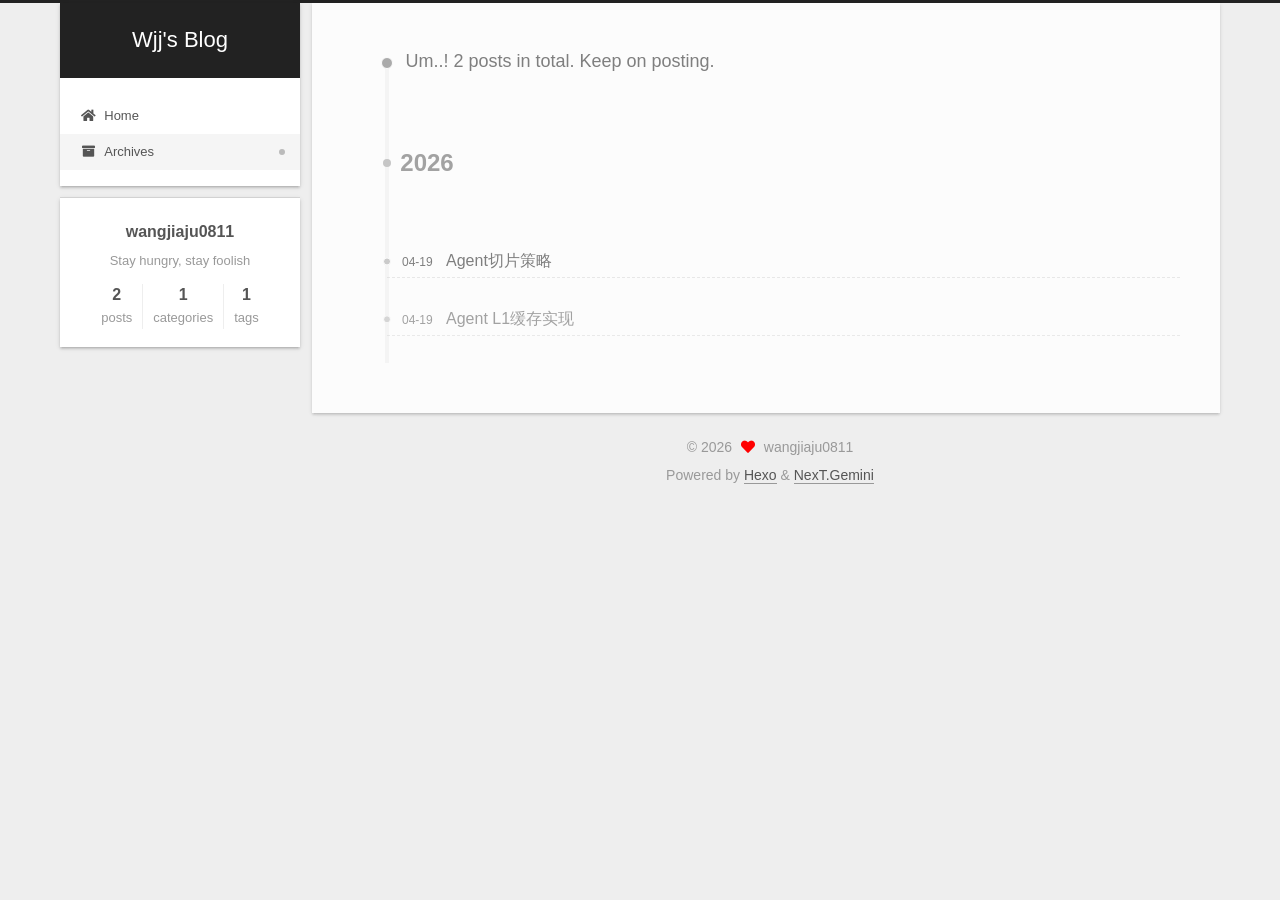
<file: archives/2026/index.html>
<!DOCTYPE html>
<html lang="zh-Hans">
<head>
  <meta charset="UTF-8">
<meta name="viewport" content="width=device-width, initial-scale=1, maximum-scale=2">
<meta name="theme-color" content="#222">
<meta name="generator" content="Hexo 8.1.1">
  <link rel="apple-touch-icon" sizes="180x180" href="/images/apple-touch-icon-next.png">
  <link rel="icon" type="image/png" sizes="32x32" href="/images/favicon-32x32-next.png">
  <link rel="icon" type="image/png" sizes="16x16" href="/images/favicon-16x16-next.png">
  <link rel="mask-icon" href="/images/logo.svg" color="#222">

<link rel="stylesheet" href="/css/main.css">


<link rel="stylesheet" href="/lib/font-awesome/css/all.min.css">

<script id="hexo-configurations">
    var NexT = window.NexT || {};
    var CONFIG = {"hostname":"example.com","root":"/","scheme":"Gemini","version":"7.8.0","exturl":false,"sidebar":{"position":"left","display":"post","padding":18,"offset":12,"onmobile":false},"copycode":{"enable":false,"show_result":false,"style":null},"back2top":{"enable":true,"sidebar":false,"scrollpercent":false},"bookmark":{"enable":false,"color":"#222","save":"auto"},"fancybox":false,"mediumzoom":false,"lazyload":false,"pangu":false,"comments":{"style":"tabs","active":null,"storage":true,"lazyload":false,"nav":null},"algolia":{"hits":{"per_page":10},"labels":{"input_placeholder":"Search for Posts","hits_empty":"We didn't find any results for the search: ${query}","hits_stats":"${hits} results found in ${time} ms"}},"localsearch":{"enable":false,"trigger":"auto","top_n_per_article":1,"unescape":false,"preload":false},"motion":{"enable":true,"async":false,"transition":{"post_block":"fadeIn","post_header":"slideDownIn","post_body":"slideDownIn","coll_header":"slideLeftIn","sidebar":"slideUpIn"}}};
  </script>

  <meta name="description" content="Stay hungry, stay foolish">
<meta property="og:type" content="website">
<meta property="og:title" content="Wjj&#39;s Blog">
<meta property="og:url" content="http://example.com/archives/2026/index.html">
<meta property="og:site_name" content="Wjj&#39;s Blog">
<meta property="og:description" content="Stay hungry, stay foolish">
<meta property="og:locale">
<meta property="article:author" content="wangjiaju0811">
<meta name="twitter:card" content="summary">

<link rel="canonical" href="http://example.com/archives/2026/">


<script id="page-configurations">
  // https://hexo.io/docs/variables.html
  CONFIG.page = {
    sidebar: "",
    isHome : false,
    isPost : false,
    lang   : 'zh-Hans'
  };
</script>

  <title>Archive | Wjj's Blog</title>
  






  <noscript>
  <style>
  .use-motion .brand,
  .use-motion .menu-item,
  .sidebar-inner,
  .use-motion .post-block,
  .use-motion .pagination,
  .use-motion .comments,
  .use-motion .post-header,
  .use-motion .post-body,
  .use-motion .collection-header { opacity: initial; }

  .use-motion .site-title,
  .use-motion .site-subtitle {
    opacity: initial;
    top: initial;
  }

  .use-motion .logo-line-before i { left: initial; }
  .use-motion .logo-line-after i { right: initial; }
  </style>
</noscript>

</head>

<body itemscope itemtype="http://schema.org/WebPage">
  <div class="container use-motion">
    <div class="headband"></div>

    <header class="header" itemscope itemtype="http://schema.org/WPHeader">
      <div class="header-inner"><div class="site-brand-container">
  <div class="site-nav-toggle">
    <div class="toggle" aria-label="Toggle navigation bar">
      <span class="toggle-line toggle-line-first"></span>
      <span class="toggle-line toggle-line-middle"></span>
      <span class="toggle-line toggle-line-last"></span>
    </div>
  </div>

  <div class="site-meta">

    <a href="/" class="brand" rel="start">
      <span class="logo-line-before"><i></i></span>
      <h1 class="site-title">Wjj's Blog</h1>
      <span class="logo-line-after"><i></i></span>
    </a>
  </div>

  <div class="site-nav-right">
    <div class="toggle popup-trigger">
    </div>
  </div>
</div>




<nav class="site-nav">
  <ul id="menu" class="main-menu menu">
        <li class="menu-item menu-item-home">

    <a href="/" rel="section"><i class="fa fa-home fa-fw"></i>Home</a>

  </li>
        <li class="menu-item menu-item-archives">

    <a href="/archives/" rel="section"><i class="fa fa-archive fa-fw"></i>Archives</a>

  </li>
  </ul>
</nav>




</div>
    </header>

    
  <div class="back-to-top">
    <i class="fa fa-arrow-up"></i>
    <span>0%</span>
  </div>


    <main class="main">
      <div class="main-inner">
        <div class="content-wrap">
          

          <div class="content archive">
            

  
  
  
  <div class="post-block">
    <div class="posts-collapse">
      <div class="collection-title">
        <span class="collection-header">Um..! 2 posts in total. Keep on posting.</span>
      </div>

      
    <div class="collection-year">
      <span class="collection-header">2026</span>
    </div>

  <article itemscope itemtype="http://schema.org/Article">
    <header class="post-header">

      <div class="post-meta">
        <time itemprop="dateCreated"
              datetime="2026-04-19T21:00:00+08:00"
              content="2026-04-19">
          04-19
        </time>
      </div>

      <div class="post-title">
          <a class="post-title-link" href="/2026/04/19/L1_chunking_multi_strategy/" itemprop="url">
            <span itemprop="name">Agent切片策略</span>
          </a>
      </div>

    </header>
  </article>

  <article itemscope itemtype="http://schema.org/Article">
    <header class="post-header">

      <div class="post-meta">
        <time itemprop="dateCreated"
              datetime="2026-04-19T21:00:00+08:00"
              content="2026-04-19">
          04-19
        </time>
      </div>

      <div class="post-title">
          <a class="post-title-link" href="/2026/04/19/L1_memory_layer/" itemprop="url">
            <span itemprop="name">Agent L1缓存实现</span>
          </a>
      </div>

    </header>
  </article>


    </div>
  </div>
  
  
  

  



          </div>
          

<script>
  window.addEventListener('tabs:register', () => {
    let { activeClass } = CONFIG.comments;
    if (CONFIG.comments.storage) {
      activeClass = localStorage.getItem('comments_active') || activeClass;
    }
    if (activeClass) {
      let activeTab = document.querySelector(`a[href="#comment-${activeClass}"]`);
      if (activeTab) {
        activeTab.click();
      }
    }
  });
  if (CONFIG.comments.storage) {
    window.addEventListener('tabs:click', event => {
      if (!event.target.matches('.tabs-comment .tab-content .tab-pane')) return;
      let commentClass = event.target.classList[1];
      localStorage.setItem('comments_active', commentClass);
    });
  }
</script>

        </div>
          
  
  <div class="toggle sidebar-toggle">
    <span class="toggle-line toggle-line-first"></span>
    <span class="toggle-line toggle-line-middle"></span>
    <span class="toggle-line toggle-line-last"></span>
  </div>

  <aside class="sidebar">
    <div class="sidebar-inner">

      <ul class="sidebar-nav motion-element">
        <li class="sidebar-nav-toc">
          Table of Contents
        </li>
        <li class="sidebar-nav-overview">
          Overview
        </li>
      </ul>

      <!--noindex-->
      <div class="post-toc-wrap sidebar-panel">
      </div>
      <!--/noindex-->

      <div class="site-overview-wrap sidebar-panel">
        <div class="site-author motion-element" itemprop="author" itemscope itemtype="http://schema.org/Person">
  <p class="site-author-name" itemprop="name">wangjiaju0811</p>
  <div class="site-description" itemprop="description">Stay hungry, stay foolish</div>
</div>
<div class="site-state-wrap motion-element">
  <nav class="site-state">
      <div class="site-state-item site-state-posts">
          <a href="/archives/">
        
          <span class="site-state-item-count">2</span>
          <span class="site-state-item-name">posts</span>
        </a>
      </div>
      <div class="site-state-item site-state-categories">
            <a href="/categories/">
        <span class="site-state-item-count">1</span>
        <span class="site-state-item-name">categories</span></a>
      </div>
      <div class="site-state-item site-state-tags">
            <a href="/tags/">
        <span class="site-state-item-count">1</span>
        <span class="site-state-item-name">tags</span></a>
      </div>
  </nav>
</div>



      </div>

    </div>
  </aside>
  <div id="sidebar-dimmer"></div>


      </div>
    </main>

    <footer class="footer">
      <div class="footer-inner">
        

        

<div class="copyright">
  
  &copy; 
  <span itemprop="copyrightYear">2026</span>
  <span class="with-love">
    <i class="fa fa-heart"></i>
  </span>
  <span class="author" itemprop="copyrightHolder">wangjiaju0811</span>
</div>
  <div class="powered-by">Powered by <a href="https://hexo.io/" class="theme-link" rel="noopener" target="_blank">Hexo</a> & <a href="https://theme-next.org/" class="theme-link" rel="noopener" target="_blank">NexT.Gemini</a>
  </div>

        








      </div>
    </footer>
  </div>

  
  <script src="/lib/anime.min.js"></script>
  <script src="/lib/velocity/velocity.min.js"></script>
  <script src="/lib/velocity/velocity.ui.min.js"></script>

<script src="/js/utils.js"></script>

<script src="/js/motion.js"></script>


<script src="/js/schemes/pisces.js"></script>


<script src="/js/next-boot.js"></script>




  















  

  

</body>
</html>
</file>
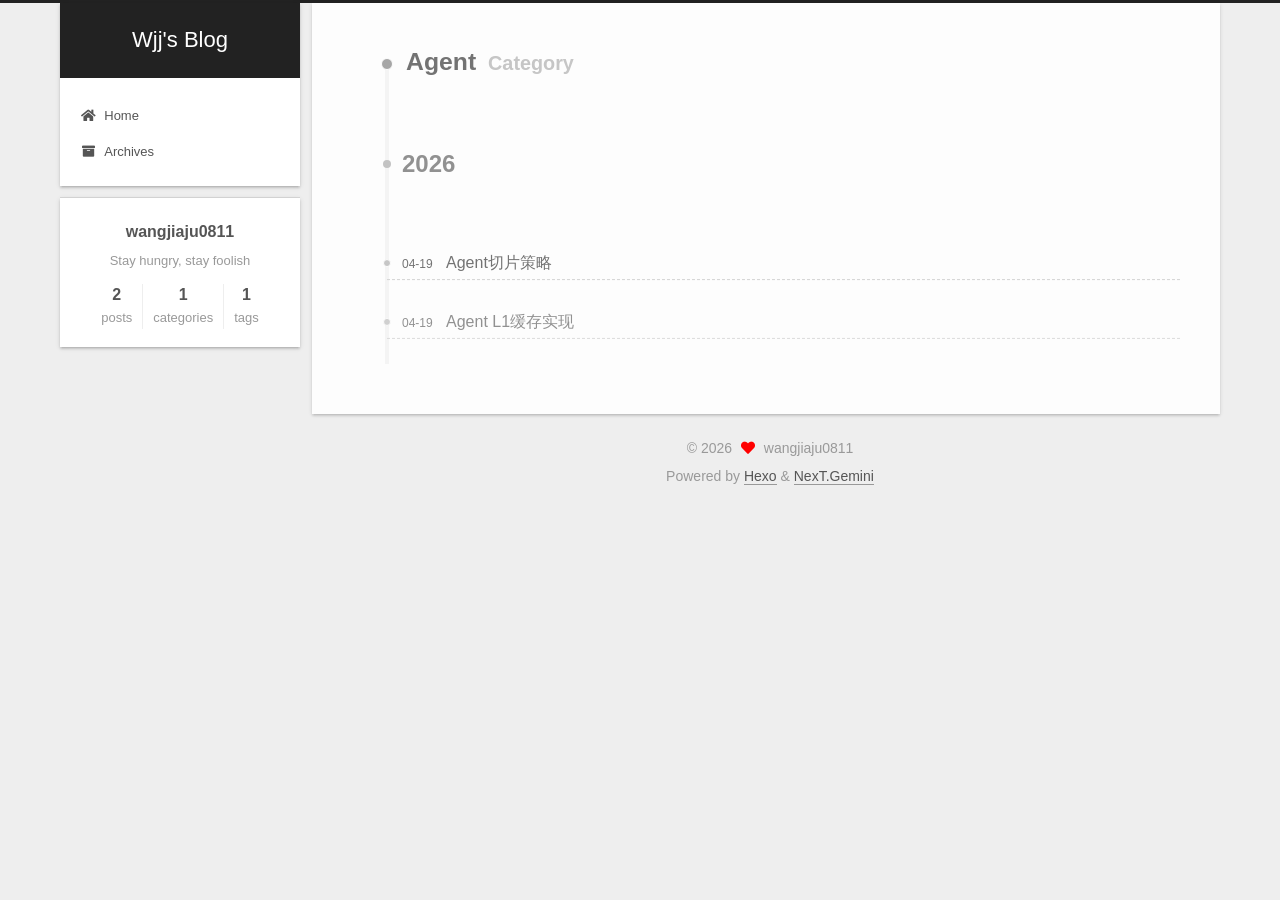
<file: categories/Agent/index.html>
<!DOCTYPE html>
<html lang="zh-Hans">
<head>
  <meta charset="UTF-8">
<meta name="viewport" content="width=device-width, initial-scale=1, maximum-scale=2">
<meta name="theme-color" content="#222">
<meta name="generator" content="Hexo 8.1.1">
  <link rel="apple-touch-icon" sizes="180x180" href="/images/apple-touch-icon-next.png">
  <link rel="icon" type="image/png" sizes="32x32" href="/images/favicon-32x32-next.png">
  <link rel="icon" type="image/png" sizes="16x16" href="/images/favicon-16x16-next.png">
  <link rel="mask-icon" href="/images/logo.svg" color="#222">

<link rel="stylesheet" href="/css/main.css">


<link rel="stylesheet" href="/lib/font-awesome/css/all.min.css">

<script id="hexo-configurations">
    var NexT = window.NexT || {};
    var CONFIG = {"hostname":"example.com","root":"/","scheme":"Gemini","version":"7.8.0","exturl":false,"sidebar":{"position":"left","display":"post","padding":18,"offset":12,"onmobile":false},"copycode":{"enable":false,"show_result":false,"style":null},"back2top":{"enable":true,"sidebar":false,"scrollpercent":false},"bookmark":{"enable":false,"color":"#222","save":"auto"},"fancybox":false,"mediumzoom":false,"lazyload":false,"pangu":false,"comments":{"style":"tabs","active":null,"storage":true,"lazyload":false,"nav":null},"algolia":{"hits":{"per_page":10},"labels":{"input_placeholder":"Search for Posts","hits_empty":"We didn't find any results for the search: ${query}","hits_stats":"${hits} results found in ${time} ms"}},"localsearch":{"enable":false,"trigger":"auto","top_n_per_article":1,"unescape":false,"preload":false},"motion":{"enable":true,"async":false,"transition":{"post_block":"fadeIn","post_header":"slideDownIn","post_body":"slideDownIn","coll_header":"slideLeftIn","sidebar":"slideUpIn"}}};
  </script>

  <meta name="description" content="Stay hungry, stay foolish">
<meta property="og:type" content="website">
<meta property="og:title" content="Wjj&#39;s Blog">
<meta property="og:url" content="http://example.com/categories/Agent/index.html">
<meta property="og:site_name" content="Wjj&#39;s Blog">
<meta property="og:description" content="Stay hungry, stay foolish">
<meta property="og:locale">
<meta property="article:author" content="wangjiaju0811">
<meta name="twitter:card" content="summary">

<link rel="canonical" href="http://example.com/categories/Agent/">


<script id="page-configurations">
  // https://hexo.io/docs/variables.html
  CONFIG.page = {
    sidebar: "",
    isHome : false,
    isPost : false,
    lang   : 'zh-Hans'
  };
</script>

  <title>Category: Agent | Wjj's Blog</title>
  






  <noscript>
  <style>
  .use-motion .brand,
  .use-motion .menu-item,
  .sidebar-inner,
  .use-motion .post-block,
  .use-motion .pagination,
  .use-motion .comments,
  .use-motion .post-header,
  .use-motion .post-body,
  .use-motion .collection-header { opacity: initial; }

  .use-motion .site-title,
  .use-motion .site-subtitle {
    opacity: initial;
    top: initial;
  }

  .use-motion .logo-line-before i { left: initial; }
  .use-motion .logo-line-after i { right: initial; }
  </style>
</noscript>

</head>

<body itemscope itemtype="http://schema.org/WebPage">
  <div class="container use-motion">
    <div class="headband"></div>

    <header class="header" itemscope itemtype="http://schema.org/WPHeader">
      <div class="header-inner"><div class="site-brand-container">
  <div class="site-nav-toggle">
    <div class="toggle" aria-label="Toggle navigation bar">
      <span class="toggle-line toggle-line-first"></span>
      <span class="toggle-line toggle-line-middle"></span>
      <span class="toggle-line toggle-line-last"></span>
    </div>
  </div>

  <div class="site-meta">

    <a href="/" class="brand" rel="start">
      <span class="logo-line-before"><i></i></span>
      <h1 class="site-title">Wjj's Blog</h1>
      <span class="logo-line-after"><i></i></span>
    </a>
  </div>

  <div class="site-nav-right">
    <div class="toggle popup-trigger">
    </div>
  </div>
</div>




<nav class="site-nav">
  <ul id="menu" class="main-menu menu">
        <li class="menu-item menu-item-home">

    <a href="/" rel="section"><i class="fa fa-home fa-fw"></i>Home</a>

  </li>
        <li class="menu-item menu-item-archives">

    <a href="/archives/" rel="section"><i class="fa fa-archive fa-fw"></i>Archives</a>

  </li>
  </ul>
</nav>




</div>
    </header>

    
  <div class="back-to-top">
    <i class="fa fa-arrow-up"></i>
    <span>0%</span>
  </div>


    <main class="main">
      <div class="main-inner">
        <div class="content-wrap">
          

          <div class="content category">
            

  
  
  
  <div class="post-block">
    <div class="posts-collapse">
      <div class="collection-title">
        <h2 class="collection-header">Agent
          <small>Category</small>
        </h2>
      </div>

      
    <div class="collection-year">
      <span class="collection-header">2026</span>
    </div>

  <article itemscope itemtype="http://schema.org/Article">
    <header class="post-header">

      <div class="post-meta">
        <time itemprop="dateCreated"
              datetime="2026-04-19T21:00:00+08:00"
              content="2026-04-19">
          04-19
        </time>
      </div>

      <div class="post-title">
          <a class="post-title-link" href="/2026/04/19/L1_chunking_multi_strategy/" itemprop="url">
            <span itemprop="name">Agent切片策略</span>
          </a>
      </div>

    </header>
  </article>

  <article itemscope itemtype="http://schema.org/Article">
    <header class="post-header">

      <div class="post-meta">
        <time itemprop="dateCreated"
              datetime="2026-04-19T21:00:00+08:00"
              content="2026-04-19">
          04-19
        </time>
      </div>

      <div class="post-title">
          <a class="post-title-link" href="/2026/04/19/L1_memory_layer/" itemprop="url">
            <span itemprop="name">Agent L1缓存实现</span>
          </a>
      </div>

    </header>
  </article>

    </div>
  </div>
  
  
  

  



          </div>
          

<script>
  window.addEventListener('tabs:register', () => {
    let { activeClass } = CONFIG.comments;
    if (CONFIG.comments.storage) {
      activeClass = localStorage.getItem('comments_active') || activeClass;
    }
    if (activeClass) {
      let activeTab = document.querySelector(`a[href="#comment-${activeClass}"]`);
      if (activeTab) {
        activeTab.click();
      }
    }
  });
  if (CONFIG.comments.storage) {
    window.addEventListener('tabs:click', event => {
      if (!event.target.matches('.tabs-comment .tab-content .tab-pane')) return;
      let commentClass = event.target.classList[1];
      localStorage.setItem('comments_active', commentClass);
    });
  }
</script>

        </div>
          
  
  <div class="toggle sidebar-toggle">
    <span class="toggle-line toggle-line-first"></span>
    <span class="toggle-line toggle-line-middle"></span>
    <span class="toggle-line toggle-line-last"></span>
  </div>

  <aside class="sidebar">
    <div class="sidebar-inner">

      <ul class="sidebar-nav motion-element">
        <li class="sidebar-nav-toc">
          Table of Contents
        </li>
        <li class="sidebar-nav-overview">
          Overview
        </li>
      </ul>

      <!--noindex-->
      <div class="post-toc-wrap sidebar-panel">
      </div>
      <!--/noindex-->

      <div class="site-overview-wrap sidebar-panel">
        <div class="site-author motion-element" itemprop="author" itemscope itemtype="http://schema.org/Person">
  <p class="site-author-name" itemprop="name">wangjiaju0811</p>
  <div class="site-description" itemprop="description">Stay hungry, stay foolish</div>
</div>
<div class="site-state-wrap motion-element">
  <nav class="site-state">
      <div class="site-state-item site-state-posts">
          <a href="/archives/">
        
          <span class="site-state-item-count">2</span>
          <span class="site-state-item-name">posts</span>
        </a>
      </div>
      <div class="site-state-item site-state-categories">
            <a href="/categories/">
        <span class="site-state-item-count">1</span>
        <span class="site-state-item-name">categories</span></a>
      </div>
      <div class="site-state-item site-state-tags">
            <a href="/tags/">
        <span class="site-state-item-count">1</span>
        <span class="site-state-item-name">tags</span></a>
      </div>
  </nav>
</div>



      </div>

    </div>
  </aside>
  <div id="sidebar-dimmer"></div>


      </div>
    </main>

    <footer class="footer">
      <div class="footer-inner">
        

        

<div class="copyright">
  
  &copy; 
  <span itemprop="copyrightYear">2026</span>
  <span class="with-love">
    <i class="fa fa-heart"></i>
  </span>
  <span class="author" itemprop="copyrightHolder">wangjiaju0811</span>
</div>
  <div class="powered-by">Powered by <a href="https://hexo.io/" class="theme-link" rel="noopener" target="_blank">Hexo</a> & <a href="https://theme-next.org/" class="theme-link" rel="noopener" target="_blank">NexT.Gemini</a>
  </div>

        








      </div>
    </footer>
  </div>

  
  <script src="/lib/anime.min.js"></script>
  <script src="/lib/velocity/velocity.min.js"></script>
  <script src="/lib/velocity/velocity.ui.min.js"></script>

<script src="/js/utils.js"></script>

<script src="/js/motion.js"></script>


<script src="/js/schemes/pisces.js"></script>


<script src="/js/next-boot.js"></script>




  















  

  

</body>
</html>
</file>
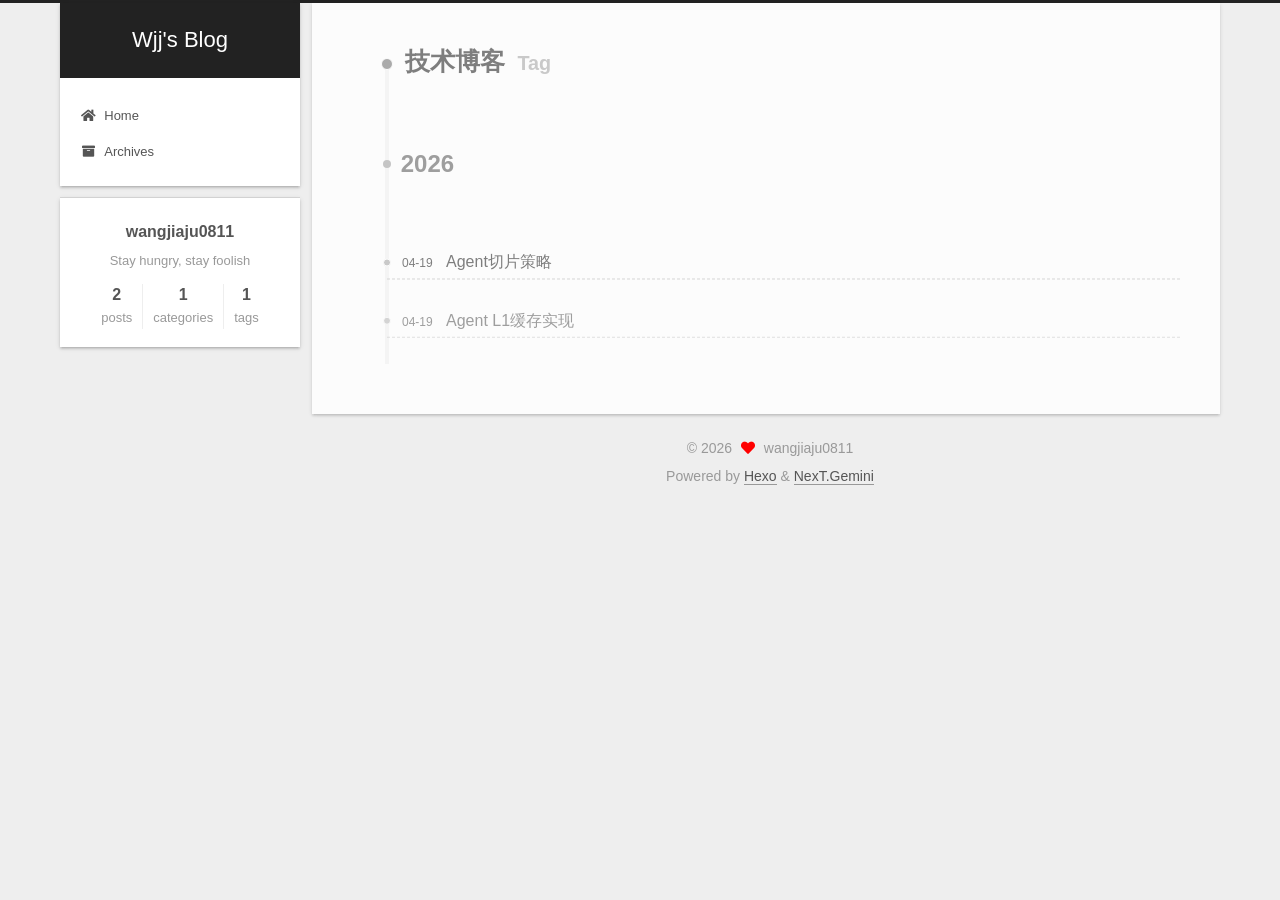
<file: tags/技术博客/index.html>
<!DOCTYPE html>
<html lang="zh-Hans">
<head>
  <meta charset="UTF-8">
<meta name="viewport" content="width=device-width, initial-scale=1, maximum-scale=2">
<meta name="theme-color" content="#222">
<meta name="generator" content="Hexo 8.1.1">
  <link rel="apple-touch-icon" sizes="180x180" href="/images/apple-touch-icon-next.png">
  <link rel="icon" type="image/png" sizes="32x32" href="/images/favicon-32x32-next.png">
  <link rel="icon" type="image/png" sizes="16x16" href="/images/favicon-16x16-next.png">
  <link rel="mask-icon" href="/images/logo.svg" color="#222">

<link rel="stylesheet" href="/css/main.css">


<link rel="stylesheet" href="/lib/font-awesome/css/all.min.css">

<script id="hexo-configurations">
    var NexT = window.NexT || {};
    var CONFIG = {"hostname":"example.com","root":"/","scheme":"Gemini","version":"7.8.0","exturl":false,"sidebar":{"position":"left","display":"post","padding":18,"offset":12,"onmobile":false},"copycode":{"enable":false,"show_result":false,"style":null},"back2top":{"enable":true,"sidebar":false,"scrollpercent":false},"bookmark":{"enable":false,"color":"#222","save":"auto"},"fancybox":false,"mediumzoom":false,"lazyload":false,"pangu":false,"comments":{"style":"tabs","active":null,"storage":true,"lazyload":false,"nav":null},"algolia":{"hits":{"per_page":10},"labels":{"input_placeholder":"Search for Posts","hits_empty":"We didn't find any results for the search: ${query}","hits_stats":"${hits} results found in ${time} ms"}},"localsearch":{"enable":false,"trigger":"auto","top_n_per_article":1,"unescape":false,"preload":false},"motion":{"enable":true,"async":false,"transition":{"post_block":"fadeIn","post_header":"slideDownIn","post_body":"slideDownIn","coll_header":"slideLeftIn","sidebar":"slideUpIn"}}};
  </script>

  <meta name="description" content="Stay hungry, stay foolish">
<meta property="og:type" content="website">
<meta property="og:title" content="Wjj&#39;s Blog">
<meta property="og:url" content="http://example.com/tags/%E6%8A%80%E6%9C%AF%E5%8D%9A%E5%AE%A2/index.html">
<meta property="og:site_name" content="Wjj&#39;s Blog">
<meta property="og:description" content="Stay hungry, stay foolish">
<meta property="og:locale">
<meta property="article:author" content="wangjiaju0811">
<meta name="twitter:card" content="summary">

<link rel="canonical" href="http://example.com/tags/%E6%8A%80%E6%9C%AF%E5%8D%9A%E5%AE%A2/">


<script id="page-configurations">
  // https://hexo.io/docs/variables.html
  CONFIG.page = {
    sidebar: "",
    isHome : false,
    isPost : false,
    lang   : 'zh-Hans'
  };
</script>

  <title>Tag: 技术博客 | Wjj's Blog</title>
  






  <noscript>
  <style>
  .use-motion .brand,
  .use-motion .menu-item,
  .sidebar-inner,
  .use-motion .post-block,
  .use-motion .pagination,
  .use-motion .comments,
  .use-motion .post-header,
  .use-motion .post-body,
  .use-motion .collection-header { opacity: initial; }

  .use-motion .site-title,
  .use-motion .site-subtitle {
    opacity: initial;
    top: initial;
  }

  .use-motion .logo-line-before i { left: initial; }
  .use-motion .logo-line-after i { right: initial; }
  </style>
</noscript>

</head>

<body itemscope itemtype="http://schema.org/WebPage">
  <div class="container use-motion">
    <div class="headband"></div>

    <header class="header" itemscope itemtype="http://schema.org/WPHeader">
      <div class="header-inner"><div class="site-brand-container">
  <div class="site-nav-toggle">
    <div class="toggle" aria-label="Toggle navigation bar">
      <span class="toggle-line toggle-line-first"></span>
      <span class="toggle-line toggle-line-middle"></span>
      <span class="toggle-line toggle-line-last"></span>
    </div>
  </div>

  <div class="site-meta">

    <a href="/" class="brand" rel="start">
      <span class="logo-line-before"><i></i></span>
      <h1 class="site-title">Wjj's Blog</h1>
      <span class="logo-line-after"><i></i></span>
    </a>
  </div>

  <div class="site-nav-right">
    <div class="toggle popup-trigger">
    </div>
  </div>
</div>




<nav class="site-nav">
  <ul id="menu" class="main-menu menu">
        <li class="menu-item menu-item-home">

    <a href="/" rel="section"><i class="fa fa-home fa-fw"></i>Home</a>

  </li>
        <li class="menu-item menu-item-archives">

    <a href="/archives/" rel="section"><i class="fa fa-archive fa-fw"></i>Archives</a>

  </li>
  </ul>
</nav>




</div>
    </header>

    
  <div class="back-to-top">
    <i class="fa fa-arrow-up"></i>
    <span>0%</span>
  </div>


    <main class="main">
      <div class="main-inner">
        <div class="content-wrap">
          

          <div class="content tag">
            

  
  
  
  <div class="post-block">
    <div class="posts-collapse">
      <div class="collection-title">
        <h2 class="collection-header">技术博客
          <small>Tag</small>
        </h2>
      </div>

      
    <div class="collection-year">
      <span class="collection-header">2026</span>
    </div>

  <article itemscope itemtype="http://schema.org/Article">
    <header class="post-header">

      <div class="post-meta">
        <time itemprop="dateCreated"
              datetime="2026-04-19T21:00:00+08:00"
              content="2026-04-19">
          04-19
        </time>
      </div>

      <div class="post-title">
          <a class="post-title-link" href="/2026/04/19/L1_chunking_multi_strategy/" itemprop="url">
            <span itemprop="name">Agent切片策略</span>
          </a>
      </div>

    </header>
  </article>

  <article itemscope itemtype="http://schema.org/Article">
    <header class="post-header">

      <div class="post-meta">
        <time itemprop="dateCreated"
              datetime="2026-04-19T21:00:00+08:00"
              content="2026-04-19">
          04-19
        </time>
      </div>

      <div class="post-title">
          <a class="post-title-link" href="/2026/04/19/L1_memory_layer/" itemprop="url">
            <span itemprop="name">Agent L1缓存实现</span>
          </a>
      </div>

    </header>
  </article>

    </div>
  </div>
  
  
  

  



          </div>
          

<script>
  window.addEventListener('tabs:register', () => {
    let { activeClass } = CONFIG.comments;
    if (CONFIG.comments.storage) {
      activeClass = localStorage.getItem('comments_active') || activeClass;
    }
    if (activeClass) {
      let activeTab = document.querySelector(`a[href="#comment-${activeClass}"]`);
      if (activeTab) {
        activeTab.click();
      }
    }
  });
  if (CONFIG.comments.storage) {
    window.addEventListener('tabs:click', event => {
      if (!event.target.matches('.tabs-comment .tab-content .tab-pane')) return;
      let commentClass = event.target.classList[1];
      localStorage.setItem('comments_active', commentClass);
    });
  }
</script>

        </div>
          
  
  <div class="toggle sidebar-toggle">
    <span class="toggle-line toggle-line-first"></span>
    <span class="toggle-line toggle-line-middle"></span>
    <span class="toggle-line toggle-line-last"></span>
  </div>

  <aside class="sidebar">
    <div class="sidebar-inner">

      <ul class="sidebar-nav motion-element">
        <li class="sidebar-nav-toc">
          Table of Contents
        </li>
        <li class="sidebar-nav-overview">
          Overview
        </li>
      </ul>

      <!--noindex-->
      <div class="post-toc-wrap sidebar-panel">
      </div>
      <!--/noindex-->

      <div class="site-overview-wrap sidebar-panel">
        <div class="site-author motion-element" itemprop="author" itemscope itemtype="http://schema.org/Person">
  <p class="site-author-name" itemprop="name">wangjiaju0811</p>
  <div class="site-description" itemprop="description">Stay hungry, stay foolish</div>
</div>
<div class="site-state-wrap motion-element">
  <nav class="site-state">
      <div class="site-state-item site-state-posts">
          <a href="/archives/">
        
          <span class="site-state-item-count">2</span>
          <span class="site-state-item-name">posts</span>
        </a>
      </div>
      <div class="site-state-item site-state-categories">
            <a href="/categories/">
        <span class="site-state-item-count">1</span>
        <span class="site-state-item-name">categories</span></a>
      </div>
      <div class="site-state-item site-state-tags">
            <a href="/tags/">
        <span class="site-state-item-count">1</span>
        <span class="site-state-item-name">tags</span></a>
      </div>
  </nav>
</div>



      </div>

    </div>
  </aside>
  <div id="sidebar-dimmer"></div>


      </div>
    </main>

    <footer class="footer">
      <div class="footer-inner">
        

        

<div class="copyright">
  
  &copy; 
  <span itemprop="copyrightYear">2026</span>
  <span class="with-love">
    <i class="fa fa-heart"></i>
  </span>
  <span class="author" itemprop="copyrightHolder">wangjiaju0811</span>
</div>
  <div class="powered-by">Powered by <a href="https://hexo.io/" class="theme-link" rel="noopener" target="_blank">Hexo</a> & <a href="https://theme-next.org/" class="theme-link" rel="noopener" target="_blank">NexT.Gemini</a>
  </div>

        








      </div>
    </footer>
  </div>

  
  <script src="/lib/anime.min.js"></script>
  <script src="/lib/velocity/velocity.min.js"></script>
  <script src="/lib/velocity/velocity.ui.min.js"></script>

<script src="/js/utils.js"></script>

<script src="/js/motion.js"></script>


<script src="/js/schemes/pisces.js"></script>


<script src="/js/next-boot.js"></script>




  















  

  

</body>
</html>
</file>
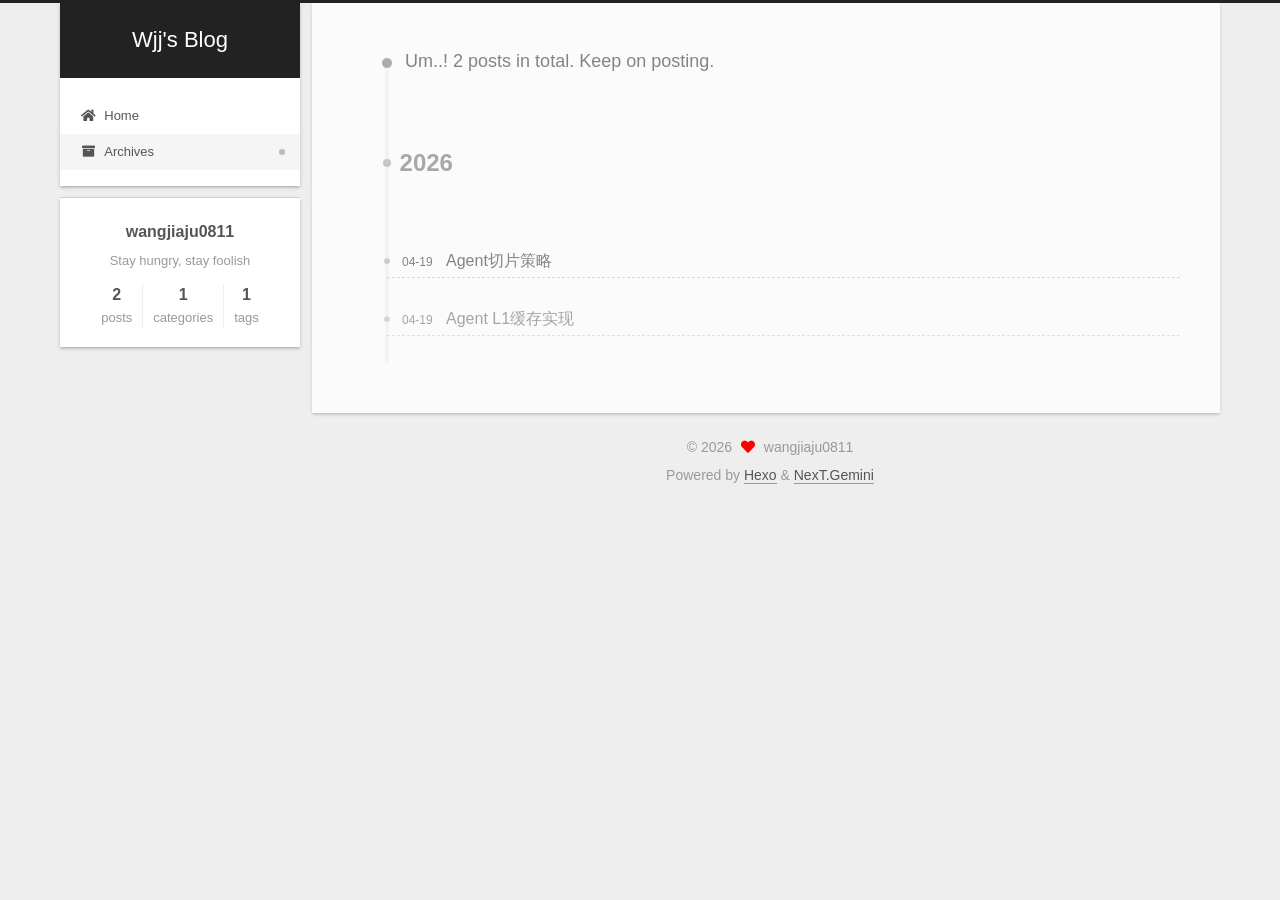
<file: archives/2026/04/index.html>
<!DOCTYPE html>
<html lang="zh-Hans">
<head>
  <meta charset="UTF-8">
<meta name="viewport" content="width=device-width, initial-scale=1, maximum-scale=2">
<meta name="theme-color" content="#222">
<meta name="generator" content="Hexo 8.1.1">
  <link rel="apple-touch-icon" sizes="180x180" href="/images/apple-touch-icon-next.png">
  <link rel="icon" type="image/png" sizes="32x32" href="/images/favicon-32x32-next.png">
  <link rel="icon" type="image/png" sizes="16x16" href="/images/favicon-16x16-next.png">
  <link rel="mask-icon" href="/images/logo.svg" color="#222">

<link rel="stylesheet" href="/css/main.css">


<link rel="stylesheet" href="/lib/font-awesome/css/all.min.css">

<script id="hexo-configurations">
    var NexT = window.NexT || {};
    var CONFIG = {"hostname":"example.com","root":"/","scheme":"Gemini","version":"7.8.0","exturl":false,"sidebar":{"position":"left","display":"post","padding":18,"offset":12,"onmobile":false},"copycode":{"enable":false,"show_result":false,"style":null},"back2top":{"enable":true,"sidebar":false,"scrollpercent":false},"bookmark":{"enable":false,"color":"#222","save":"auto"},"fancybox":false,"mediumzoom":false,"lazyload":false,"pangu":false,"comments":{"style":"tabs","active":null,"storage":true,"lazyload":false,"nav":null},"algolia":{"hits":{"per_page":10},"labels":{"input_placeholder":"Search for Posts","hits_empty":"We didn't find any results for the search: ${query}","hits_stats":"${hits} results found in ${time} ms"}},"localsearch":{"enable":false,"trigger":"auto","top_n_per_article":1,"unescape":false,"preload":false},"motion":{"enable":true,"async":false,"transition":{"post_block":"fadeIn","post_header":"slideDownIn","post_body":"slideDownIn","coll_header":"slideLeftIn","sidebar":"slideUpIn"}}};
  </script>

  <meta name="description" content="Stay hungry, stay foolish">
<meta property="og:type" content="website">
<meta property="og:title" content="Wjj&#39;s Blog">
<meta property="og:url" content="http://example.com/archives/2026/04/index.html">
<meta property="og:site_name" content="Wjj&#39;s Blog">
<meta property="og:description" content="Stay hungry, stay foolish">
<meta property="og:locale">
<meta property="article:author" content="wangjiaju0811">
<meta name="twitter:card" content="summary">

<link rel="canonical" href="http://example.com/archives/2026/04/">


<script id="page-configurations">
  // https://hexo.io/docs/variables.html
  CONFIG.page = {
    sidebar: "",
    isHome : false,
    isPost : false,
    lang   : 'zh-Hans'
  };
</script>

  <title>Archive | Wjj's Blog</title>
  






  <noscript>
  <style>
  .use-motion .brand,
  .use-motion .menu-item,
  .sidebar-inner,
  .use-motion .post-block,
  .use-motion .pagination,
  .use-motion .comments,
  .use-motion .post-header,
  .use-motion .post-body,
  .use-motion .collection-header { opacity: initial; }

  .use-motion .site-title,
  .use-motion .site-subtitle {
    opacity: initial;
    top: initial;
  }

  .use-motion .logo-line-before i { left: initial; }
  .use-motion .logo-line-after i { right: initial; }
  </style>
</noscript>

</head>

<body itemscope itemtype="http://schema.org/WebPage">
  <div class="container use-motion">
    <div class="headband"></div>

    <header class="header" itemscope itemtype="http://schema.org/WPHeader">
      <div class="header-inner"><div class="site-brand-container">
  <div class="site-nav-toggle">
    <div class="toggle" aria-label="Toggle navigation bar">
      <span class="toggle-line toggle-line-first"></span>
      <span class="toggle-line toggle-line-middle"></span>
      <span class="toggle-line toggle-line-last"></span>
    </div>
  </div>

  <div class="site-meta">

    <a href="/" class="brand" rel="start">
      <span class="logo-line-before"><i></i></span>
      <h1 class="site-title">Wjj's Blog</h1>
      <span class="logo-line-after"><i></i></span>
    </a>
  </div>

  <div class="site-nav-right">
    <div class="toggle popup-trigger">
    </div>
  </div>
</div>




<nav class="site-nav">
  <ul id="menu" class="main-menu menu">
        <li class="menu-item menu-item-home">

    <a href="/" rel="section"><i class="fa fa-home fa-fw"></i>Home</a>

  </li>
        <li class="menu-item menu-item-archives">

    <a href="/archives/" rel="section"><i class="fa fa-archive fa-fw"></i>Archives</a>

  </li>
  </ul>
</nav>




</div>
    </header>

    
  <div class="back-to-top">
    <i class="fa fa-arrow-up"></i>
    <span>0%</span>
  </div>


    <main class="main">
      <div class="main-inner">
        <div class="content-wrap">
          

          <div class="content archive">
            

  
  
  
  <div class="post-block">
    <div class="posts-collapse">
      <div class="collection-title">
        <span class="collection-header">Um..! 2 posts in total. Keep on posting.</span>
      </div>

      
    <div class="collection-year">
      <span class="collection-header">2026</span>
    </div>

  <article itemscope itemtype="http://schema.org/Article">
    <header class="post-header">

      <div class="post-meta">
        <time itemprop="dateCreated"
              datetime="2026-04-19T21:00:00+08:00"
              content="2026-04-19">
          04-19
        </time>
      </div>

      <div class="post-title">
          <a class="post-title-link" href="/2026/04/19/L1_chunking_multi_strategy/" itemprop="url">
            <span itemprop="name">Agent切片策略</span>
          </a>
      </div>

    </header>
  </article>

  <article itemscope itemtype="http://schema.org/Article">
    <header class="post-header">

      <div class="post-meta">
        <time itemprop="dateCreated"
              datetime="2026-04-19T21:00:00+08:00"
              content="2026-04-19">
          04-19
        </time>
      </div>

      <div class="post-title">
          <a class="post-title-link" href="/2026/04/19/L1_memory_layer/" itemprop="url">
            <span itemprop="name">Agent L1缓存实现</span>
          </a>
      </div>

    </header>
  </article>


    </div>
  </div>
  
  
  

  



          </div>
          

<script>
  window.addEventListener('tabs:register', () => {
    let { activeClass } = CONFIG.comments;
    if (CONFIG.comments.storage) {
      activeClass = localStorage.getItem('comments_active') || activeClass;
    }
    if (activeClass) {
      let activeTab = document.querySelector(`a[href="#comment-${activeClass}"]`);
      if (activeTab) {
        activeTab.click();
      }
    }
  });
  if (CONFIG.comments.storage) {
    window.addEventListener('tabs:click', event => {
      if (!event.target.matches('.tabs-comment .tab-content .tab-pane')) return;
      let commentClass = event.target.classList[1];
      localStorage.setItem('comments_active', commentClass);
    });
  }
</script>

        </div>
          
  
  <div class="toggle sidebar-toggle">
    <span class="toggle-line toggle-line-first"></span>
    <span class="toggle-line toggle-line-middle"></span>
    <span class="toggle-line toggle-line-last"></span>
  </div>

  <aside class="sidebar">
    <div class="sidebar-inner">

      <ul class="sidebar-nav motion-element">
        <li class="sidebar-nav-toc">
          Table of Contents
        </li>
        <li class="sidebar-nav-overview">
          Overview
        </li>
      </ul>

      <!--noindex-->
      <div class="post-toc-wrap sidebar-panel">
      </div>
      <!--/noindex-->

      <div class="site-overview-wrap sidebar-panel">
        <div class="site-author motion-element" itemprop="author" itemscope itemtype="http://schema.org/Person">
  <p class="site-author-name" itemprop="name">wangjiaju0811</p>
  <div class="site-description" itemprop="description">Stay hungry, stay foolish</div>
</div>
<div class="site-state-wrap motion-element">
  <nav class="site-state">
      <div class="site-state-item site-state-posts">
          <a href="/archives/">
        
          <span class="site-state-item-count">2</span>
          <span class="site-state-item-name">posts</span>
        </a>
      </div>
      <div class="site-state-item site-state-categories">
            <a href="/categories/">
        <span class="site-state-item-count">1</span>
        <span class="site-state-item-name">categories</span></a>
      </div>
      <div class="site-state-item site-state-tags">
            <a href="/tags/">
        <span class="site-state-item-count">1</span>
        <span class="site-state-item-name">tags</span></a>
      </div>
  </nav>
</div>



      </div>

    </div>
  </aside>
  <div id="sidebar-dimmer"></div>


      </div>
    </main>

    <footer class="footer">
      <div class="footer-inner">
        

        

<div class="copyright">
  
  &copy; 
  <span itemprop="copyrightYear">2026</span>
  <span class="with-love">
    <i class="fa fa-heart"></i>
  </span>
  <span class="author" itemprop="copyrightHolder">wangjiaju0811</span>
</div>
  <div class="powered-by">Powered by <a href="https://hexo.io/" class="theme-link" rel="noopener" target="_blank">Hexo</a> & <a href="https://theme-next.org/" class="theme-link" rel="noopener" target="_blank">NexT.Gemini</a>
  </div>

        








      </div>
    </footer>
  </div>

  
  <script src="/lib/anime.min.js"></script>
  <script src="/lib/velocity/velocity.min.js"></script>
  <script src="/lib/velocity/velocity.ui.min.js"></script>

<script src="/js/utils.js"></script>

<script src="/js/motion.js"></script>


<script src="/js/schemes/pisces.js"></script>


<script src="/js/next-boot.js"></script>




  















  

  

</body>
</html>
</file>
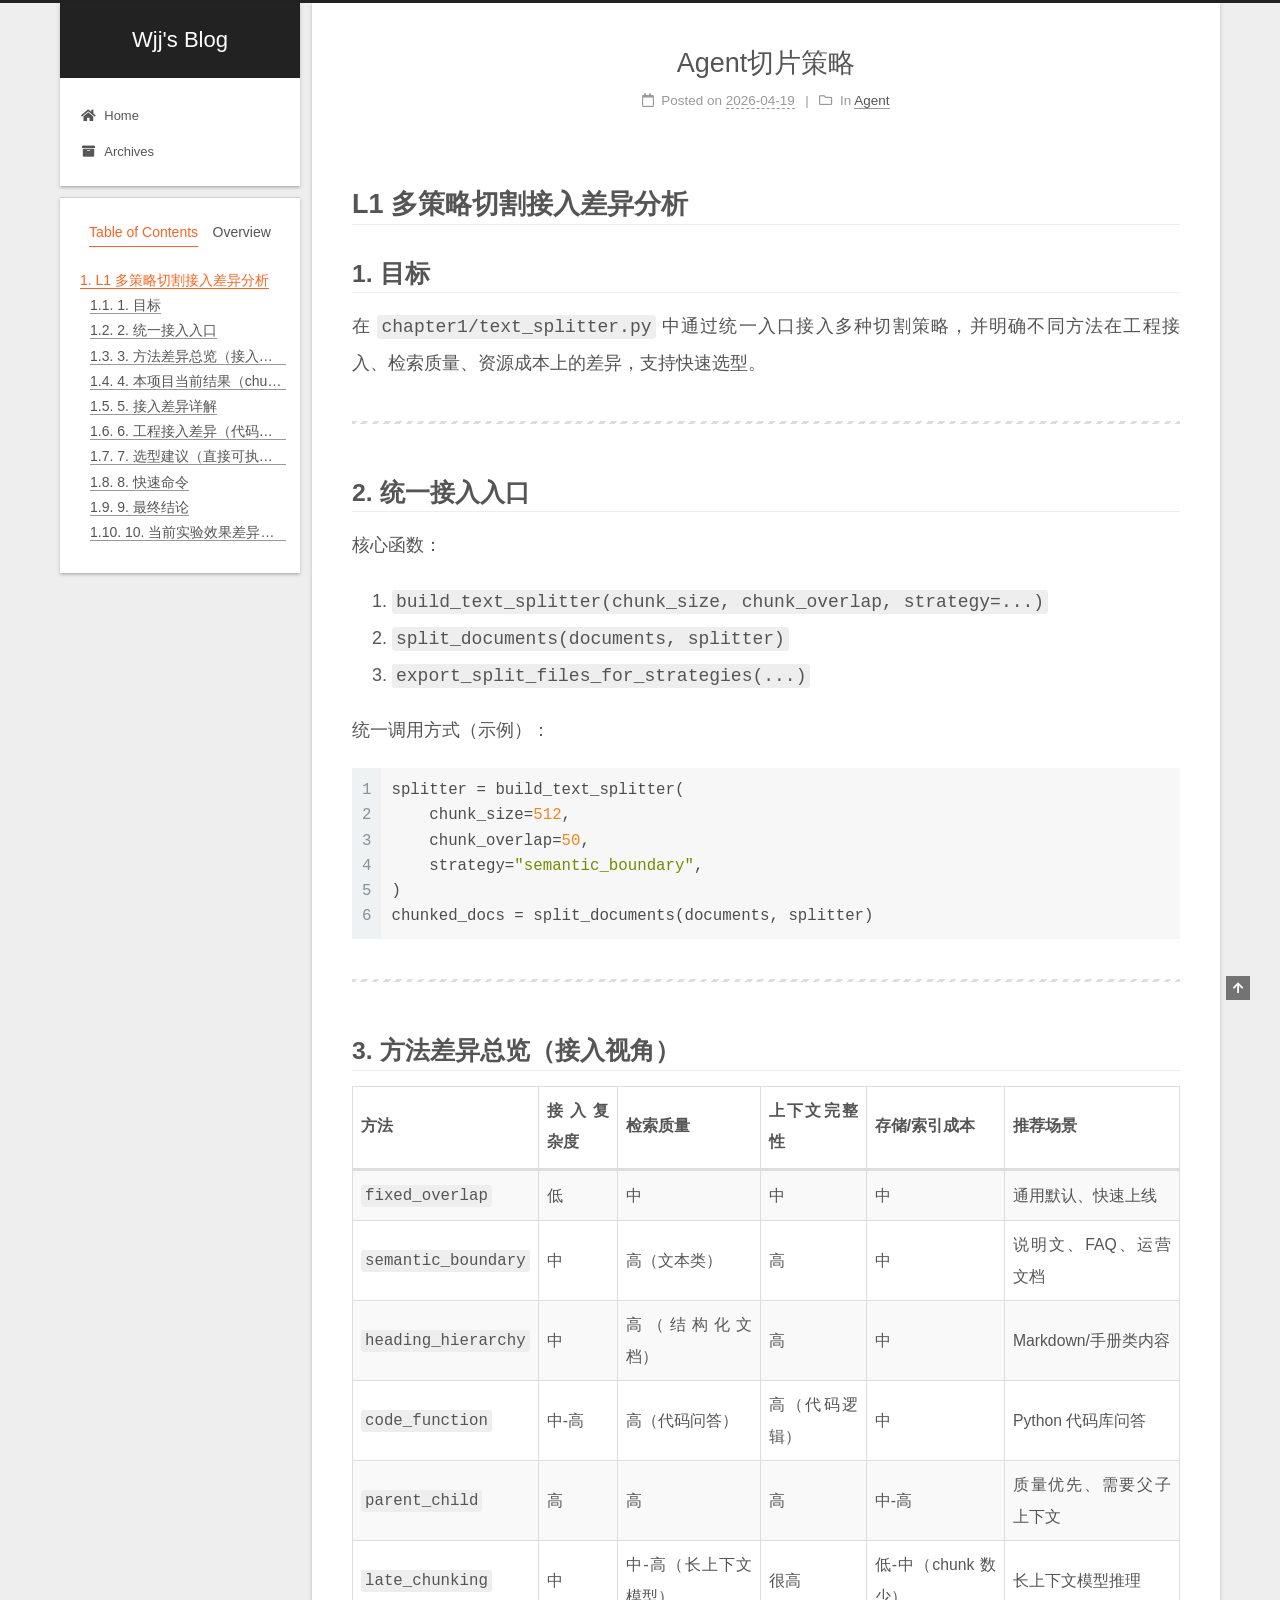
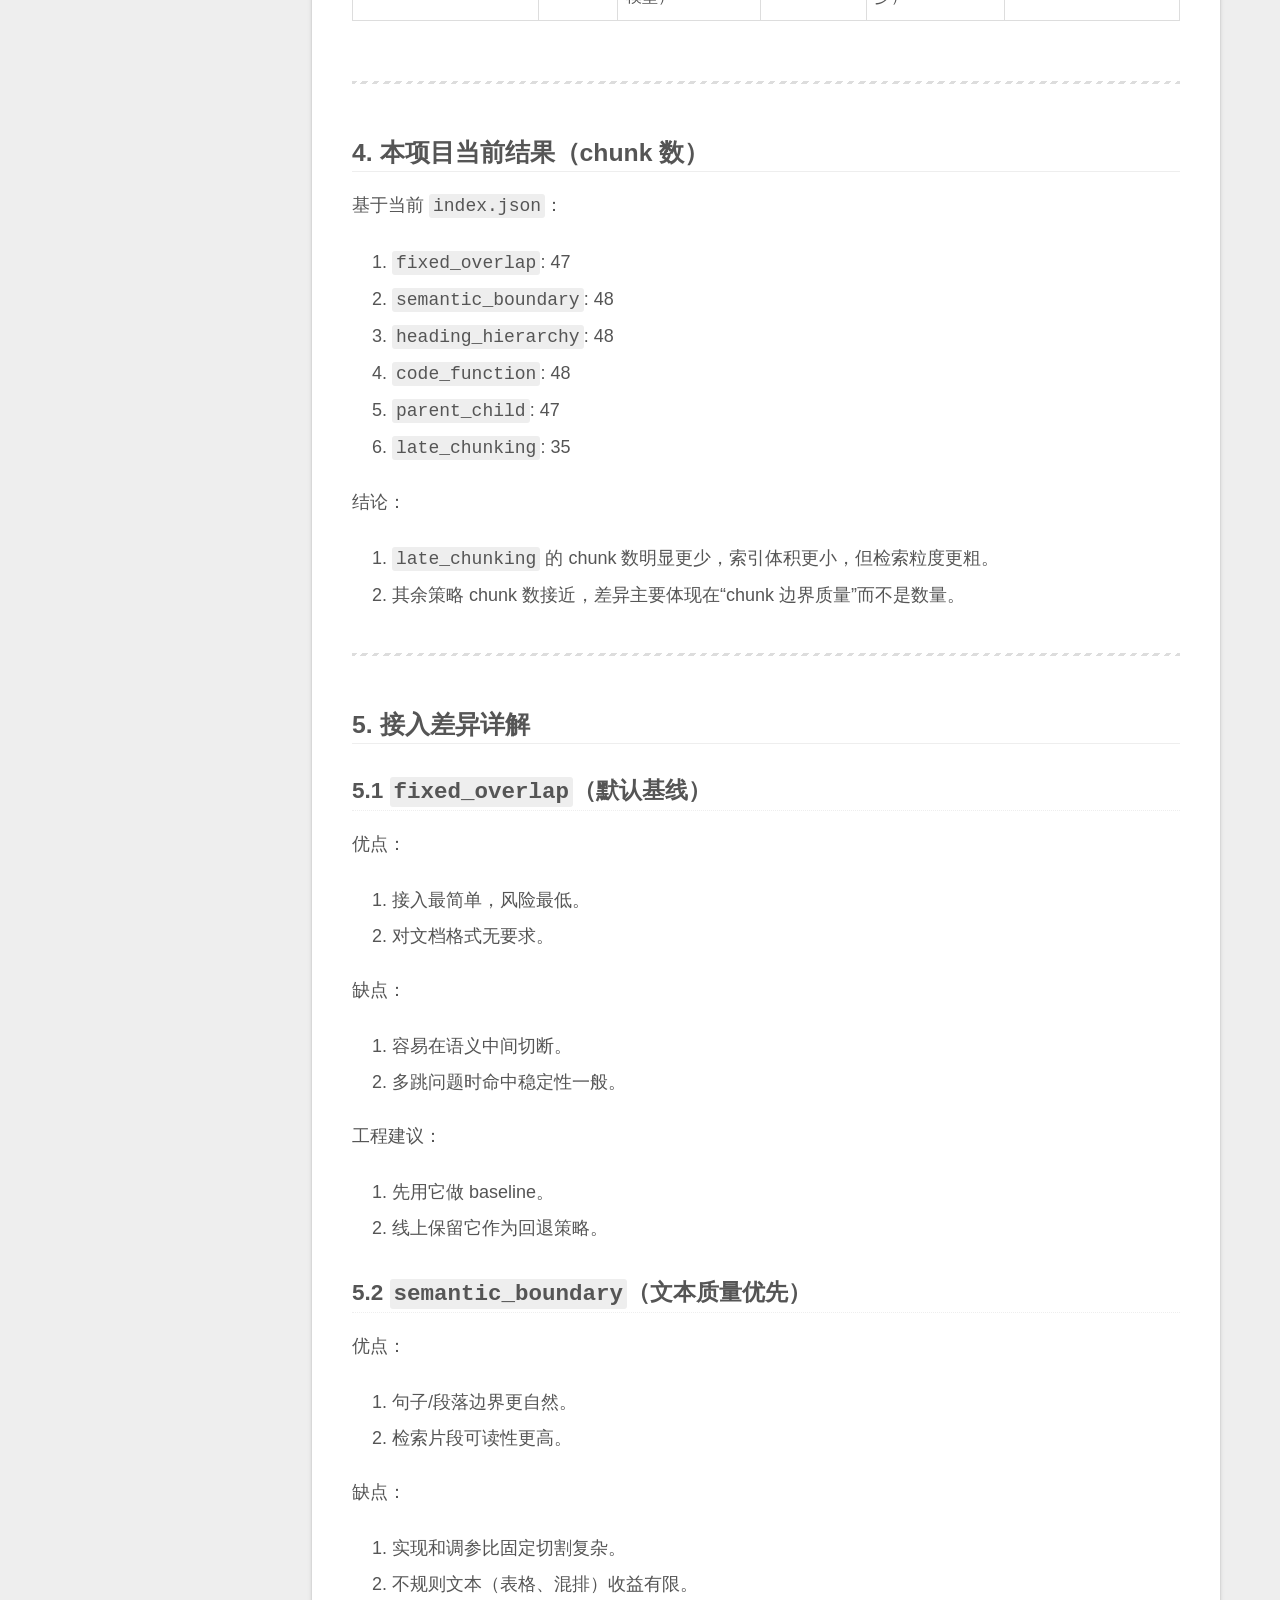
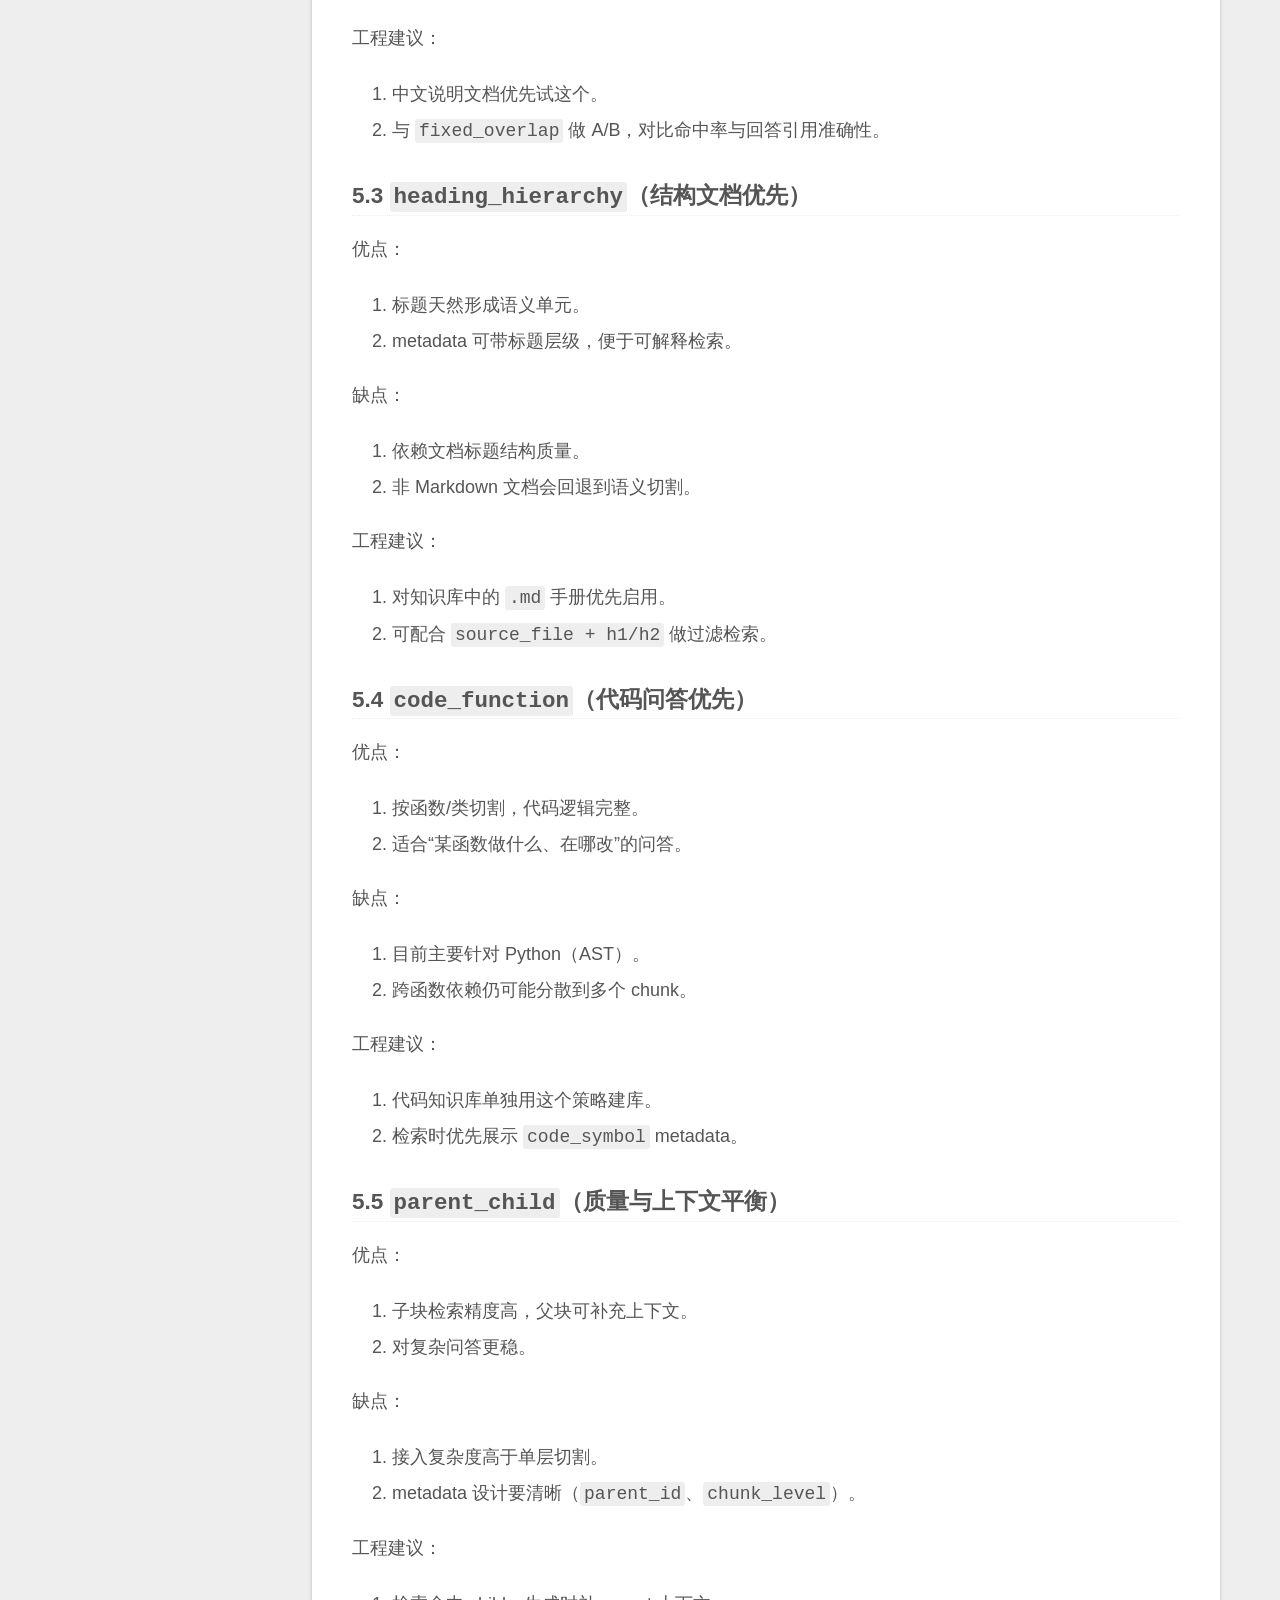
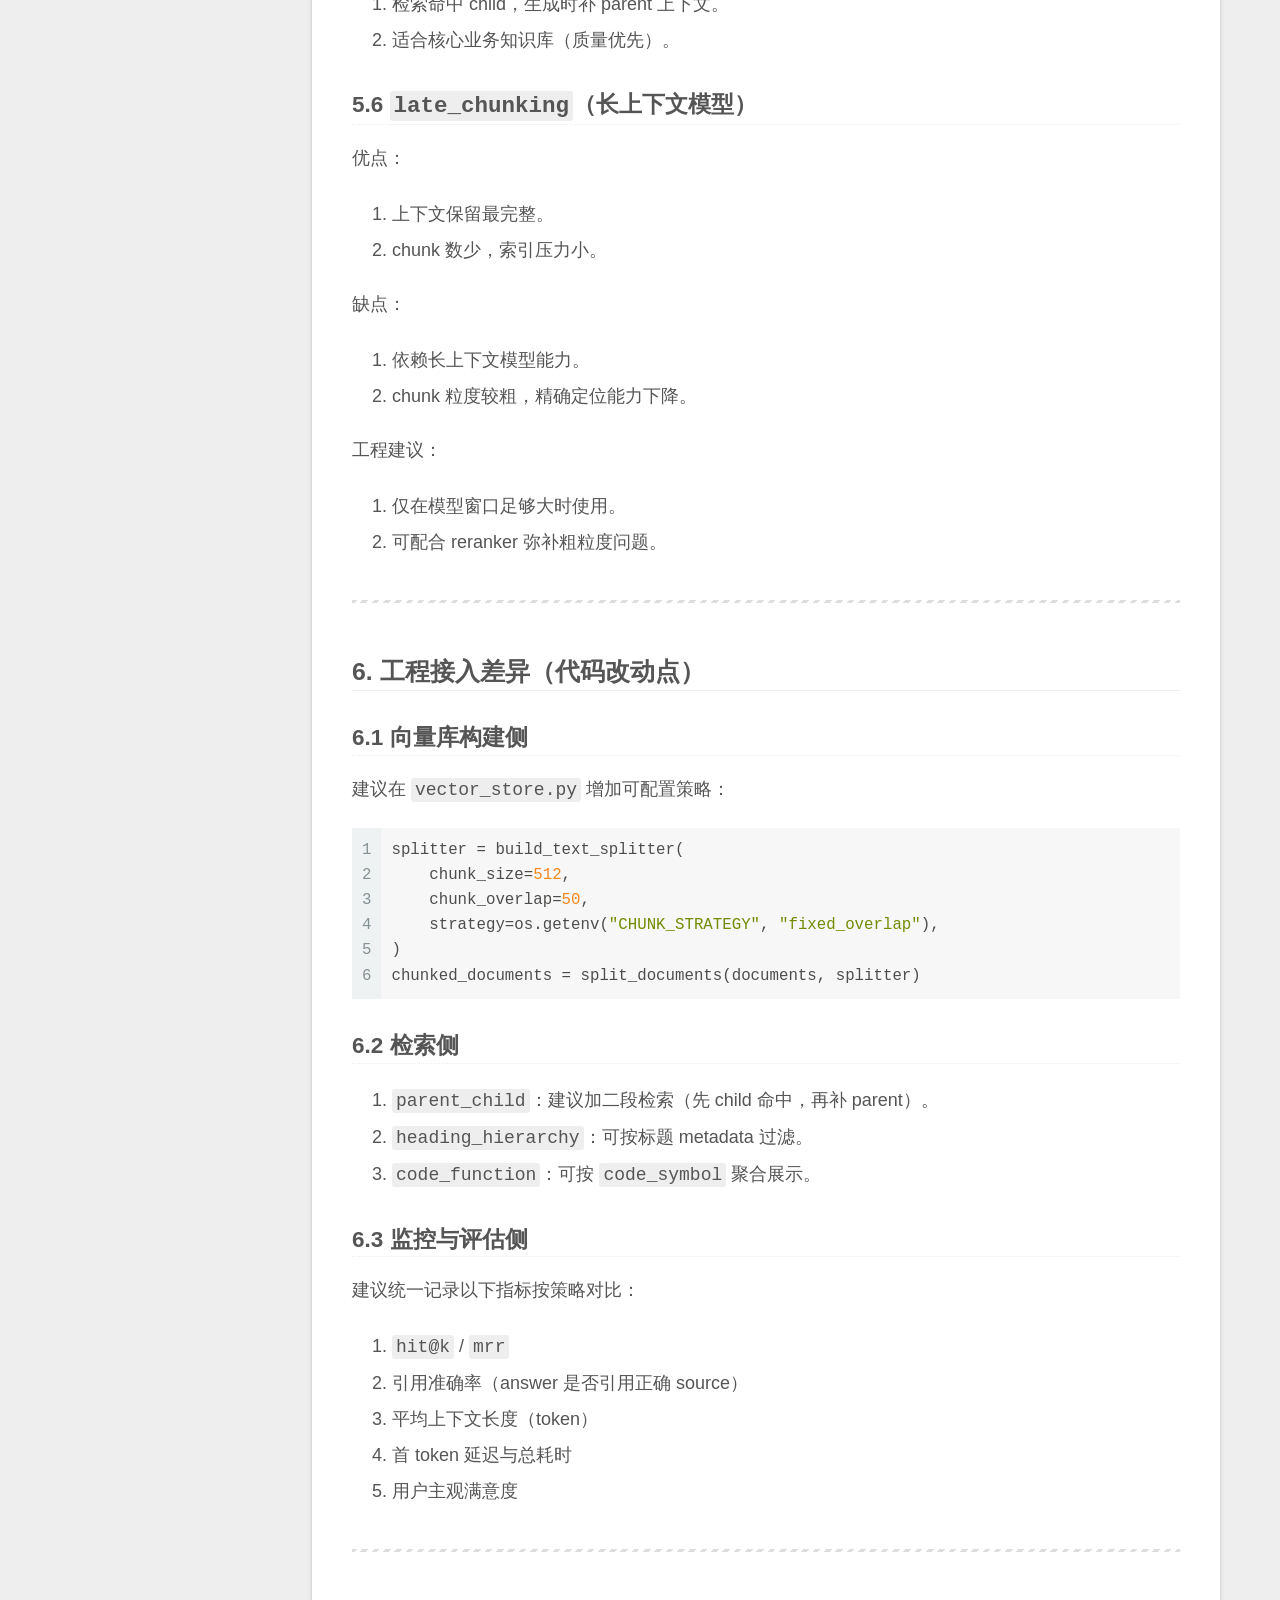
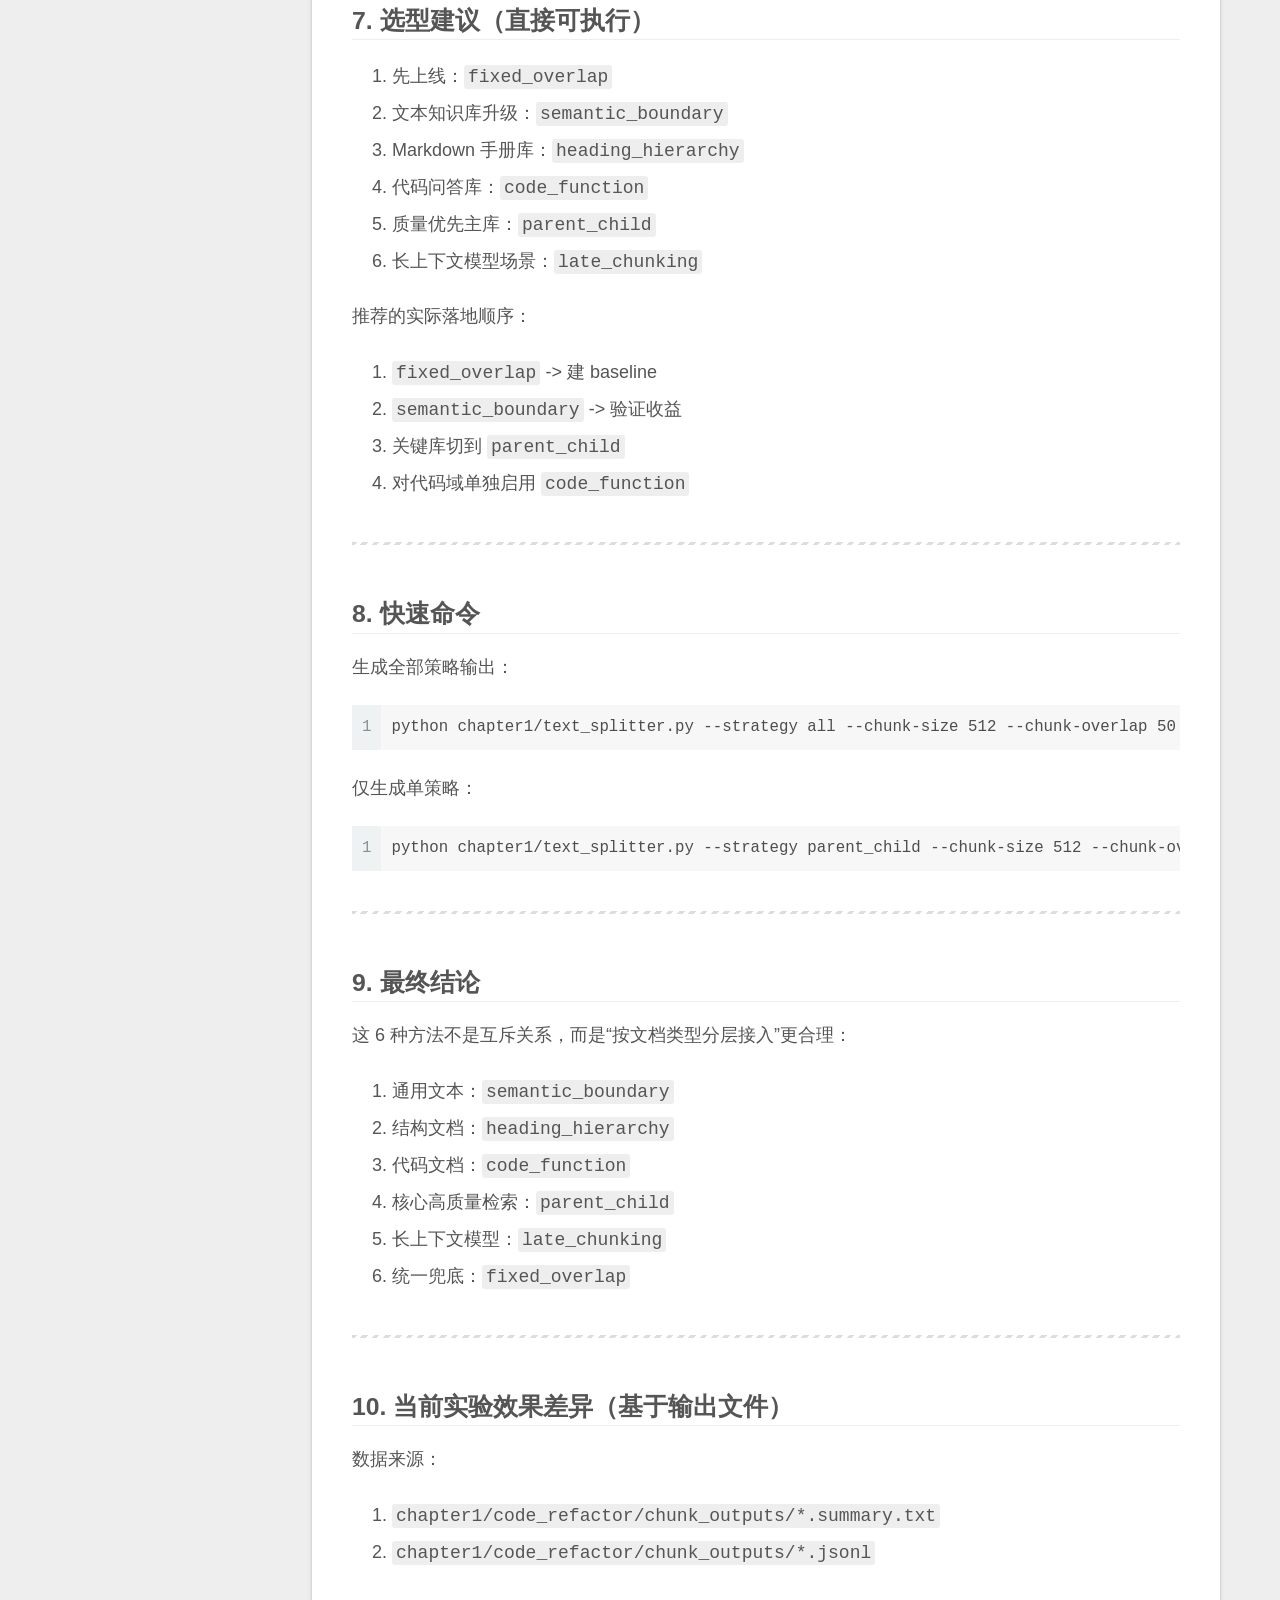
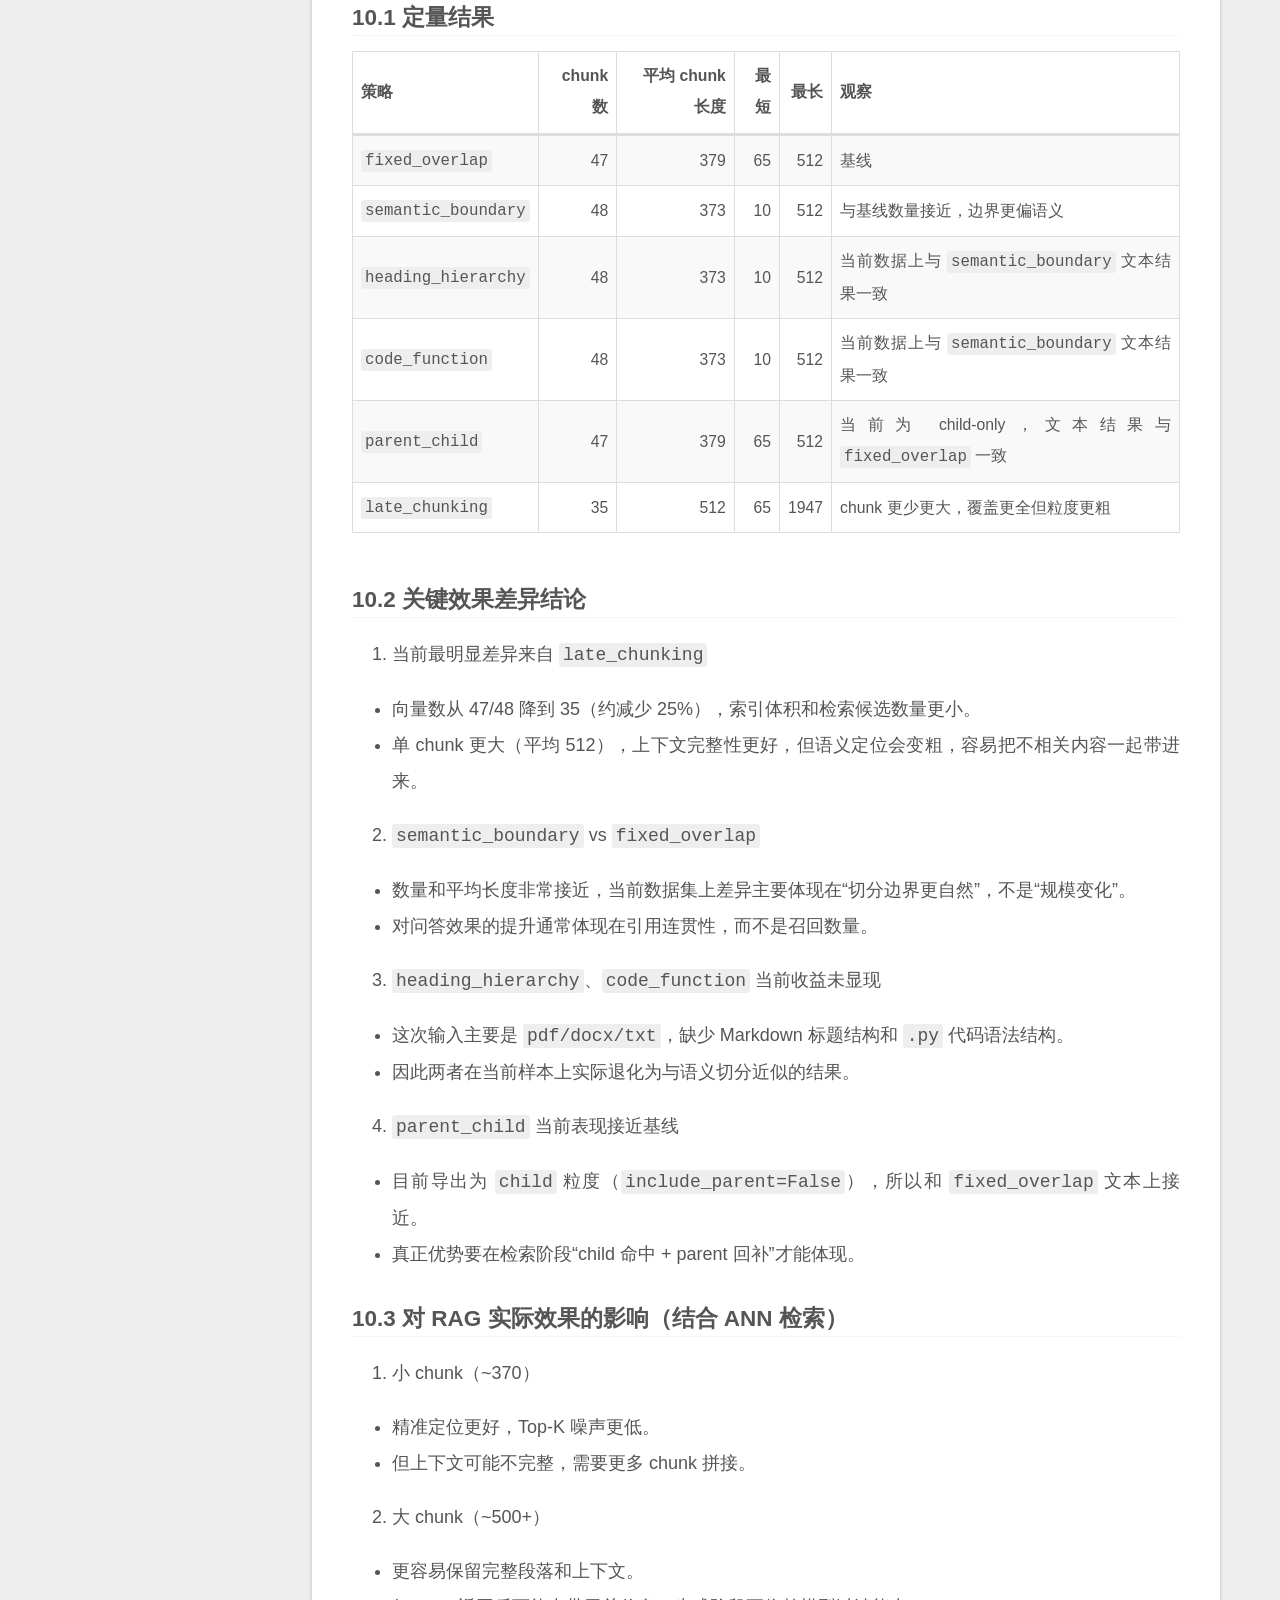
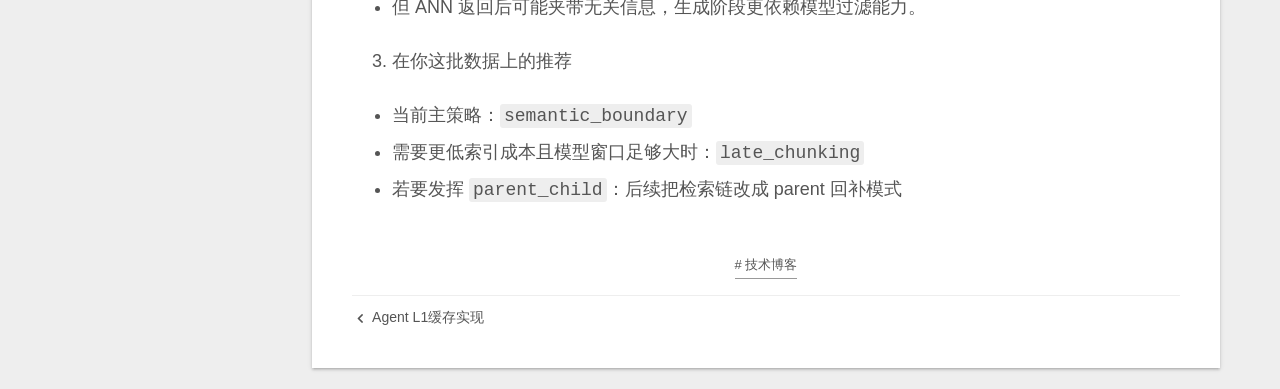
<file: 2026/04/19/L1_chunking_multi_strategy/index.html>
<!DOCTYPE html>
<html lang="zh-Hans">
<head>
  <meta charset="UTF-8">
<meta name="viewport" content="width=device-width, initial-scale=1, maximum-scale=2">
<meta name="theme-color" content="#222">
<meta name="generator" content="Hexo 8.1.1">
  <link rel="apple-touch-icon" sizes="180x180" href="/images/apple-touch-icon-next.png">
  <link rel="icon" type="image/png" sizes="32x32" href="/images/favicon-32x32-next.png">
  <link rel="icon" type="image/png" sizes="16x16" href="/images/favicon-16x16-next.png">
  <link rel="mask-icon" href="/images/logo.svg" color="#222">

<link rel="stylesheet" href="/css/main.css">


<link rel="stylesheet" href="/lib/font-awesome/css/all.min.css">

<script id="hexo-configurations">
    var NexT = window.NexT || {};
    var CONFIG = {"hostname":"example.com","root":"/","scheme":"Gemini","version":"7.8.0","exturl":false,"sidebar":{"position":"left","display":"post","padding":18,"offset":12,"onmobile":false},"copycode":{"enable":false,"show_result":false,"style":null},"back2top":{"enable":true,"sidebar":false,"scrollpercent":false},"bookmark":{"enable":false,"color":"#222","save":"auto"},"fancybox":false,"mediumzoom":false,"lazyload":false,"pangu":false,"comments":{"style":"tabs","active":null,"storage":true,"lazyload":false,"nav":null},"algolia":{"hits":{"per_page":10},"labels":{"input_placeholder":"Search for Posts","hits_empty":"We didn't find any results for the search: ${query}","hits_stats":"${hits} results found in ${time} ms"}},"localsearch":{"enable":false,"trigger":"auto","top_n_per_article":1,"unescape":false,"preload":false},"motion":{"enable":true,"async":false,"transition":{"post_block":"fadeIn","post_header":"slideDownIn","post_body":"slideDownIn","coll_header":"slideLeftIn","sidebar":"slideUpIn"}}};
  </script>

  <meta name="description" content="L1 多策略切割接入差异分析1. 目标在 chapter1&#x2F;text_splitter.py 中通过统一入口接入多种切割策略，并明确不同方法在工程接入、检索质量、资源成本上的差异，支持快速选型。  2. 统一接入入口核心函数：  build_text_splitter(chunk_size, chunk_overlap, strategy&#x3D;...) split_documents(document">
<meta property="og:type" content="article">
<meta property="og:title" content="Agent切片策略">
<meta property="og:url" content="http://example.com/2026/04/19/L1_chunking_multi_strategy/index.html">
<meta property="og:site_name" content="Wjj&#39;s Blog">
<meta property="og:description" content="L1 多策略切割接入差异分析1. 目标在 chapter1&#x2F;text_splitter.py 中通过统一入口接入多种切割策略，并明确不同方法在工程接入、检索质量、资源成本上的差异，支持快速选型。  2. 统一接入入口核心函数：  build_text_splitter(chunk_size, chunk_overlap, strategy&#x3D;...) split_documents(document">
<meta property="og:locale">
<meta property="article:published_time" content="2026-04-19T13:00:00.000Z">
<meta property="article:modified_time" content="2026-04-19T13:06:15.919Z">
<meta property="article:author" content="wangjiaju0811">
<meta property="article:tag" content="技术博客">
<meta name="twitter:card" content="summary">

<link rel="canonical" href="http://example.com/2026/04/19/L1_chunking_multi_strategy/">


<script id="page-configurations">
  // https://hexo.io/docs/variables.html
  CONFIG.page = {
    sidebar: "",
    isHome : false,
    isPost : true,
    lang   : 'zh-Hans'
  };
</script>

  <title>Agent切片策略 | Wjj's Blog</title>
  






  <noscript>
  <style>
  .use-motion .brand,
  .use-motion .menu-item,
  .sidebar-inner,
  .use-motion .post-block,
  .use-motion .pagination,
  .use-motion .comments,
  .use-motion .post-header,
  .use-motion .post-body,
  .use-motion .collection-header { opacity: initial; }

  .use-motion .site-title,
  .use-motion .site-subtitle {
    opacity: initial;
    top: initial;
  }

  .use-motion .logo-line-before i { left: initial; }
  .use-motion .logo-line-after i { right: initial; }
  </style>
</noscript>

</head>

<body itemscope itemtype="http://schema.org/WebPage">
  <div class="container use-motion">
    <div class="headband"></div>

    <header class="header" itemscope itemtype="http://schema.org/WPHeader">
      <div class="header-inner"><div class="site-brand-container">
  <div class="site-nav-toggle">
    <div class="toggle" aria-label="Toggle navigation bar">
      <span class="toggle-line toggle-line-first"></span>
      <span class="toggle-line toggle-line-middle"></span>
      <span class="toggle-line toggle-line-last"></span>
    </div>
  </div>

  <div class="site-meta">

    <a href="/" class="brand" rel="start">
      <span class="logo-line-before"><i></i></span>
      <h1 class="site-title">Wjj's Blog</h1>
      <span class="logo-line-after"><i></i></span>
    </a>
  </div>

  <div class="site-nav-right">
    <div class="toggle popup-trigger">
    </div>
  </div>
</div>




<nav class="site-nav">
  <ul id="menu" class="main-menu menu">
        <li class="menu-item menu-item-home">

    <a href="/" rel="section"><i class="fa fa-home fa-fw"></i>Home</a>

  </li>
        <li class="menu-item menu-item-archives">

    <a href="/archives/" rel="section"><i class="fa fa-archive fa-fw"></i>Archives</a>

  </li>
  </ul>
</nav>




</div>
    </header>

    
  <div class="back-to-top">
    <i class="fa fa-arrow-up"></i>
    <span>0%</span>
  </div>


    <main class="main">
      <div class="main-inner">
        <div class="content-wrap">
          

          <div class="content post posts-expand">
            

    
  
  
  <article itemscope itemtype="http://schema.org/Article" class="post-block" lang="zh-Hans">
    <link itemprop="mainEntityOfPage" href="http://example.com/2026/04/19/L1_chunking_multi_strategy/">

    <span hidden itemprop="author" itemscope itemtype="http://schema.org/Person">
      <meta itemprop="image" content="/images/avatar.gif">
      <meta itemprop="name" content="wangjiaju0811">
      <meta itemprop="description" content="Stay hungry, stay foolish">
    </span>

    <span hidden itemprop="publisher" itemscope itemtype="http://schema.org/Organization">
      <meta itemprop="name" content="Wjj's Blog">
    </span>
      <header class="post-header">
        <h1 class="post-title" itemprop="name headline">
          Agent切片策略
        </h1>

        <div class="post-meta">
            <span class="post-meta-item">
              <span class="post-meta-item-icon">
                <i class="far fa-calendar"></i>
              </span>
              <span class="post-meta-item-text">Posted on</span>
              

              <time title="Created: 2026-04-19 21:00:00 / Modified: 21:06:15" itemprop="dateCreated datePublished" datetime="2026-04-19T21:00:00+08:00">2026-04-19</time>
            </span>
            <span class="post-meta-item">
              <span class="post-meta-item-icon">
                <i class="far fa-folder"></i>
              </span>
              <span class="post-meta-item-text">In</span>
                <span itemprop="about" itemscope itemtype="http://schema.org/Thing">
                  <a href="/categories/Agent/" itemprop="url" rel="index"><span itemprop="name">Agent</span></a>
                </span>
            </span>

          

        </div>
      </header>

    
    
    
    <div class="post-body" itemprop="articleBody">

      
        <h1 id="L1-多策略切割接入差异分析"><a href="#L1-多策略切割接入差异分析" class="headerlink" title="L1 多策略切割接入差异分析"></a>L1 多策略切割接入差异分析</h1><h2 id="1-目标"><a href="#1-目标" class="headerlink" title="1. 目标"></a>1. 目标</h2><p>在 <code>chapter1/text_splitter.py</code> 中通过统一入口接入多种切割策略，并明确不同方法在工程接入、检索质量、资源成本上的差异，支持快速选型。</p>
<hr>
<h2 id="2-统一接入入口"><a href="#2-统一接入入口" class="headerlink" title="2. 统一接入入口"></a>2. 统一接入入口</h2><p>核心函数：</p>
<ol>
<li><code>build_text_splitter(chunk_size, chunk_overlap, strategy=...)</code></li>
<li><code>split_documents(documents, splitter)</code></li>
<li><code>export_split_files_for_strategies(...)</code></li>
</ol>
<p>统一调用方式（示例）：</p>
<figure class="highlight python"><table><tr><td class="gutter"><pre><span class="line">1</span><br><span class="line">2</span><br><span class="line">3</span><br><span class="line">4</span><br><span class="line">5</span><br><span class="line">6</span><br></pre></td><td class="code"><pre><span class="line">splitter = build_text_splitter(</span><br><span class="line">    chunk_size=<span class="number">512</span>,</span><br><span class="line">    chunk_overlap=<span class="number">50</span>,</span><br><span class="line">    strategy=<span class="string">&quot;semantic_boundary&quot;</span>,</span><br><span class="line">)</span><br><span class="line">chunked_docs = split_documents(documents, splitter)</span><br></pre></td></tr></table></figure>

<hr>
<h2 id="3-方法差异总览（接入视角）"><a href="#3-方法差异总览（接入视角）" class="headerlink" title="3. 方法差异总览（接入视角）"></a>3. 方法差异总览（接入视角）</h2><table>
<thead>
<tr>
<th>方法</th>
<th>接入复杂度</th>
<th>检索质量</th>
<th>上下文完整性</th>
<th>存储&#x2F;索引成本</th>
<th>推荐场景</th>
</tr>
</thead>
<tbody><tr>
<td><code>fixed_overlap</code></td>
<td>低</td>
<td>中</td>
<td>中</td>
<td>中</td>
<td>通用默认、快速上线</td>
</tr>
<tr>
<td><code>semantic_boundary</code></td>
<td>中</td>
<td>高（文本类）</td>
<td>高</td>
<td>中</td>
<td>说明文、FAQ、运营文档</td>
</tr>
<tr>
<td><code>heading_hierarchy</code></td>
<td>中</td>
<td>高（结构化文档）</td>
<td>高</td>
<td>中</td>
<td>Markdown&#x2F;手册类内容</td>
</tr>
<tr>
<td><code>code_function</code></td>
<td>中-高</td>
<td>高（代码问答）</td>
<td>高（代码逻辑）</td>
<td>中</td>
<td>Python 代码库问答</td>
</tr>
<tr>
<td><code>parent_child</code></td>
<td>高</td>
<td>高</td>
<td>高</td>
<td>中-高</td>
<td>质量优先、需要父子上下文</td>
</tr>
<tr>
<td><code>late_chunking</code></td>
<td>中</td>
<td>中-高（长上下文模型）</td>
<td>很高</td>
<td>低-中（chunk 数少）</td>
<td>长上下文模型推理</td>
</tr>
</tbody></table>
<hr>
<h2 id="4-本项目当前结果（chunk-数）"><a href="#4-本项目当前结果（chunk-数）" class="headerlink" title="4. 本项目当前结果（chunk 数）"></a>4. 本项目当前结果（chunk 数）</h2><p>基于当前 <code>index.json</code>：</p>
<ol>
<li><code>fixed_overlap</code>: 47</li>
<li><code>semantic_boundary</code>: 48</li>
<li><code>heading_hierarchy</code>: 48</li>
<li><code>code_function</code>: 48</li>
<li><code>parent_child</code>: 47</li>
<li><code>late_chunking</code>: 35</li>
</ol>
<p>结论：</p>
<ol>
<li><code>late_chunking</code> 的 chunk 数明显更少，索引体积更小，但检索粒度更粗。</li>
<li>其余策略 chunk 数接近，差异主要体现在“chunk 边界质量”而不是数量。</li>
</ol>
<hr>
<h2 id="5-接入差异详解"><a href="#5-接入差异详解" class="headerlink" title="5. 接入差异详解"></a>5. 接入差异详解</h2><h3 id="5-1-fixed-overlap（默认基线）"><a href="#5-1-fixed-overlap（默认基线）" class="headerlink" title="5.1 fixed_overlap（默认基线）"></a>5.1 <code>fixed_overlap</code>（默认基线）</h3><p>优点：</p>
<ol>
<li>接入最简单，风险最低。</li>
<li>对文档格式无要求。</li>
</ol>
<p>缺点：</p>
<ol>
<li>容易在语义中间切断。</li>
<li>多跳问题时命中稳定性一般。</li>
</ol>
<p>工程建议：</p>
<ol>
<li>先用它做 baseline。</li>
<li>线上保留它作为回退策略。</li>
</ol>
<h3 id="5-2-semantic-boundary（文本质量优先）"><a href="#5-2-semantic-boundary（文本质量优先）" class="headerlink" title="5.2 semantic_boundary（文本质量优先）"></a>5.2 <code>semantic_boundary</code>（文本质量优先）</h3><p>优点：</p>
<ol>
<li>句子&#x2F;段落边界更自然。</li>
<li>检索片段可读性更高。</li>
</ol>
<p>缺点：</p>
<ol>
<li>实现和调参比固定切割复杂。</li>
<li>不规则文本（表格、混排）收益有限。</li>
</ol>
<p>工程建议：</p>
<ol>
<li>中文说明文档优先试这个。</li>
<li>与 <code>fixed_overlap</code> 做 A&#x2F;B，对比命中率与回答引用准确性。</li>
</ol>
<h3 id="5-3-heading-hierarchy（结构文档优先）"><a href="#5-3-heading-hierarchy（结构文档优先）" class="headerlink" title="5.3 heading_hierarchy（结构文档优先）"></a>5.3 <code>heading_hierarchy</code>（结构文档优先）</h3><p>优点：</p>
<ol>
<li>标题天然形成语义单元。</li>
<li>metadata 可带标题层级，便于可解释检索。</li>
</ol>
<p>缺点：</p>
<ol>
<li>依赖文档标题结构质量。</li>
<li>非 Markdown 文档会回退到语义切割。</li>
</ol>
<p>工程建议：</p>
<ol>
<li>对知识库中的 <code>.md</code> 手册优先启用。</li>
<li>可配合 <code>source_file + h1/h2</code> 做过滤检索。</li>
</ol>
<h3 id="5-4-code-function（代码问答优先）"><a href="#5-4-code-function（代码问答优先）" class="headerlink" title="5.4 code_function（代码问答优先）"></a>5.4 <code>code_function</code>（代码问答优先）</h3><p>优点：</p>
<ol>
<li>按函数&#x2F;类切割，代码逻辑完整。</li>
<li>适合“某函数做什么、在哪改”的问答。</li>
</ol>
<p>缺点：</p>
<ol>
<li>目前主要针对 Python（AST）。</li>
<li>跨函数依赖仍可能分散到多个 chunk。</li>
</ol>
<p>工程建议：</p>
<ol>
<li>代码知识库单独用这个策略建库。</li>
<li>检索时优先展示 <code>code_symbol</code> metadata。</li>
</ol>
<h3 id="5-5-parent-child（质量与上下文平衡）"><a href="#5-5-parent-child（质量与上下文平衡）" class="headerlink" title="5.5 parent_child（质量与上下文平衡）"></a>5.5 <code>parent_child</code>（质量与上下文平衡）</h3><p>优点：</p>
<ol>
<li>子块检索精度高，父块可补充上下文。</li>
<li>对复杂问答更稳。</li>
</ol>
<p>缺点：</p>
<ol>
<li>接入复杂度高于单层切割。</li>
<li>metadata 设计要清晰（<code>parent_id</code>、<code>chunk_level</code>）。</li>
</ol>
<p>工程建议：</p>
<ol>
<li>检索命中 child，生成时补 parent 上下文。</li>
<li>适合核心业务知识库（质量优先）。</li>
</ol>
<h3 id="5-6-late-chunking（长上下文模型）"><a href="#5-6-late-chunking（长上下文模型）" class="headerlink" title="5.6 late_chunking（长上下文模型）"></a>5.6 <code>late_chunking</code>（长上下文模型）</h3><p>优点：</p>
<ol>
<li>上下文保留最完整。</li>
<li>chunk 数少，索引压力小。</li>
</ol>
<p>缺点：</p>
<ol>
<li>依赖长上下文模型能力。</li>
<li>chunk 粒度较粗，精确定位能力下降。</li>
</ol>
<p>工程建议：</p>
<ol>
<li>仅在模型窗口足够大时使用。</li>
<li>可配合 reranker 弥补粗粒度问题。</li>
</ol>
<hr>
<h2 id="6-工程接入差异（代码改动点）"><a href="#6-工程接入差异（代码改动点）" class="headerlink" title="6. 工程接入差异（代码改动点）"></a>6. 工程接入差异（代码改动点）</h2><h3 id="6-1-向量库构建侧"><a href="#6-1-向量库构建侧" class="headerlink" title="6.1 向量库构建侧"></a>6.1 向量库构建侧</h3><p>建议在 <code>vector_store.py</code> 增加可配置策略：</p>
<figure class="highlight python"><table><tr><td class="gutter"><pre><span class="line">1</span><br><span class="line">2</span><br><span class="line">3</span><br><span class="line">4</span><br><span class="line">5</span><br><span class="line">6</span><br></pre></td><td class="code"><pre><span class="line">splitter = build_text_splitter(</span><br><span class="line">    chunk_size=<span class="number">512</span>,</span><br><span class="line">    chunk_overlap=<span class="number">50</span>,</span><br><span class="line">    strategy=os.getenv(<span class="string">&quot;CHUNK_STRATEGY&quot;</span>, <span class="string">&quot;fixed_overlap&quot;</span>),</span><br><span class="line">)</span><br><span class="line">chunked_documents = split_documents(documents, splitter)</span><br></pre></td></tr></table></figure>

<h3 id="6-2-检索侧"><a href="#6-2-检索侧" class="headerlink" title="6.2 检索侧"></a>6.2 检索侧</h3><ol>
<li><code>parent_child</code>：建议加二段检索（先 child 命中，再补 parent）。</li>
<li><code>heading_hierarchy</code>：可按标题 metadata 过滤。</li>
<li><code>code_function</code>：可按 <code>code_symbol</code> 聚合展示。</li>
</ol>
<h3 id="6-3-监控与评估侧"><a href="#6-3-监控与评估侧" class="headerlink" title="6.3 监控与评估侧"></a>6.3 监控与评估侧</h3><p>建议统一记录以下指标按策略对比：</p>
<ol>
<li><code>hit@k</code> &#x2F; <code>mrr</code></li>
<li>引用准确率（answer 是否引用正确 source）</li>
<li>平均上下文长度（token）</li>
<li>首 token 延迟与总耗时</li>
<li>用户主观满意度</li>
</ol>
<hr>
<h2 id="7-选型建议（直接可执行）"><a href="#7-选型建议（直接可执行）" class="headerlink" title="7. 选型建议（直接可执行）"></a>7. 选型建议（直接可执行）</h2><ol>
<li>先上线：<code>fixed_overlap</code></li>
<li>文本知识库升级：<code>semantic_boundary</code></li>
<li>Markdown 手册库：<code>heading_hierarchy</code></li>
<li>代码问答库：<code>code_function</code></li>
<li>质量优先主库：<code>parent_child</code></li>
<li>长上下文模型场景：<code>late_chunking</code></li>
</ol>
<p>推荐的实际落地顺序：</p>
<ol>
<li><code>fixed_overlap</code> -&gt; 建 baseline</li>
<li><code>semantic_boundary</code> -&gt; 验证收益</li>
<li>关键库切到 <code>parent_child</code></li>
<li>对代码域单独启用 <code>code_function</code></li>
</ol>
<hr>
<h2 id="8-快速命令"><a href="#8-快速命令" class="headerlink" title="8. 快速命令"></a>8. 快速命令</h2><p>生成全部策略输出：</p>
<figure class="highlight bash"><table><tr><td class="gutter"><pre><span class="line">1</span><br></pre></td><td class="code"><pre><span class="line">python chapter1/text_splitter.py --strategy all --chunk-size 512 --chunk-overlap 50</span><br></pre></td></tr></table></figure>

<p>仅生成单策略：</p>
<figure class="highlight bash"><table><tr><td class="gutter"><pre><span class="line">1</span><br></pre></td><td class="code"><pre><span class="line">python chapter1/text_splitter.py --strategy parent_child --chunk-size 512 --chunk-overlap 50</span><br></pre></td></tr></table></figure>

<hr>
<h2 id="9-最终结论"><a href="#9-最终结论" class="headerlink" title="9. 最终结论"></a>9. 最终结论</h2><p>这 6 种方法不是互斥关系，而是“按文档类型分层接入”更合理：</p>
<ol>
<li>通用文本：<code>semantic_boundary</code></li>
<li>结构文档：<code>heading_hierarchy</code></li>
<li>代码文档：<code>code_function</code></li>
<li>核心高质量检索：<code>parent_child</code></li>
<li>长上下文模型：<code>late_chunking</code></li>
<li>统一兜底：<code>fixed_overlap</code></li>
</ol>
<hr>
<h2 id="10-当前实验效果差异（基于输出文件）"><a href="#10-当前实验效果差异（基于输出文件）" class="headerlink" title="10. 当前实验效果差异（基于输出文件）"></a>10. 当前实验效果差异（基于输出文件）</h2><p>数据来源：</p>
<ol>
<li><code>chapter1/code_refactor/chunk_outputs/*.summary.txt</code></li>
<li><code>chapter1/code_refactor/chunk_outputs/*.jsonl</code></li>
</ol>
<h3 id="10-1-定量结果"><a href="#10-1-定量结果" class="headerlink" title="10.1 定量结果"></a>10.1 定量结果</h3><table>
<thead>
<tr>
<th>策略</th>
<th align="right">chunk 数</th>
<th align="right">平均 chunk 长度</th>
<th align="right">最短</th>
<th align="right">最长</th>
<th>观察</th>
</tr>
</thead>
<tbody><tr>
<td><code>fixed_overlap</code></td>
<td align="right">47</td>
<td align="right">379</td>
<td align="right">65</td>
<td align="right">512</td>
<td>基线</td>
</tr>
<tr>
<td><code>semantic_boundary</code></td>
<td align="right">48</td>
<td align="right">373</td>
<td align="right">10</td>
<td align="right">512</td>
<td>与基线数量接近，边界更偏语义</td>
</tr>
<tr>
<td><code>heading_hierarchy</code></td>
<td align="right">48</td>
<td align="right">373</td>
<td align="right">10</td>
<td align="right">512</td>
<td>当前数据上与 <code>semantic_boundary</code> 文本结果一致</td>
</tr>
<tr>
<td><code>code_function</code></td>
<td align="right">48</td>
<td align="right">373</td>
<td align="right">10</td>
<td align="right">512</td>
<td>当前数据上与 <code>semantic_boundary</code> 文本结果一致</td>
</tr>
<tr>
<td><code>parent_child</code></td>
<td align="right">47</td>
<td align="right">379</td>
<td align="right">65</td>
<td align="right">512</td>
<td>当前为 child-only，文本结果与 <code>fixed_overlap</code> 一致</td>
</tr>
<tr>
<td><code>late_chunking</code></td>
<td align="right">35</td>
<td align="right">512</td>
<td align="right">65</td>
<td align="right">1947</td>
<td>chunk 更少更大，覆盖更全但粒度更粗</td>
</tr>
</tbody></table>
<h3 id="10-2-关键效果差异结论"><a href="#10-2-关键效果差异结论" class="headerlink" title="10.2 关键效果差异结论"></a>10.2 关键效果差异结论</h3><ol>
<li>当前最明显差异来自 <code>late_chunking</code></li>
</ol>
<ul>
<li>向量数从 47&#x2F;48 降到 35（约减少 25%），索引体积和检索候选数量更小。</li>
<li>单 chunk 更大（平均 512），上下文完整性更好，但语义定位会变粗，容易把不相关内容一起带进来。</li>
</ul>
<ol start="2">
<li><code>semantic_boundary</code> vs <code>fixed_overlap</code></li>
</ol>
<ul>
<li>数量和平均长度非常接近，当前数据集上差异主要体现在“切分边界更自然”，不是“规模变化”。</li>
<li>对问答效果的提升通常体现在引用连贯性，而不是召回数量。</li>
</ul>
<ol start="3">
<li><code>heading_hierarchy</code>、<code>code_function</code> 当前收益未显现</li>
</ol>
<ul>
<li>这次输入主要是 <code>pdf/docx/txt</code>，缺少 Markdown 标题结构和 <code>.py</code> 代码语法结构。</li>
<li>因此两者在当前样本上实际退化为与语义切分近似的结果。</li>
</ul>
<ol start="4">
<li><code>parent_child</code> 当前表现接近基线</li>
</ol>
<ul>
<li>目前导出为 <code>child</code> 粒度（<code>include_parent=False</code>），所以和 <code>fixed_overlap</code> 文本上接近。</li>
<li>真正优势要在检索阶段“child 命中 + parent 回补”才能体现。</li>
</ul>
<h3 id="10-3-对-RAG-实际效果的影响（结合-ANN-检索）"><a href="#10-3-对-RAG-实际效果的影响（结合-ANN-检索）" class="headerlink" title="10.3 对 RAG 实际效果的影响（结合 ANN 检索）"></a>10.3 对 RAG 实际效果的影响（结合 ANN 检索）</h3><ol>
<li>小 chunk（~370）</li>
</ol>
<ul>
<li>精准定位更好，Top-K 噪声更低。</li>
<li>但上下文可能不完整，需要更多 chunk 拼接。</li>
</ul>
<ol start="2">
<li>大 chunk（~500+）</li>
</ol>
<ul>
<li>更容易保留完整段落和上下文。</li>
<li>但 ANN 返回后可能夹带无关信息，生成阶段更依赖模型过滤能力。</li>
</ul>
<ol start="3">
<li>在你这批数据上的推荐</li>
</ol>
<ul>
<li>当前主策略：<code>semantic_boundary</code></li>
<li>需要更低索引成本且模型窗口足够大时：<code>late_chunking</code></li>
<li>若要发挥 <code>parent_child</code>：后续把检索链改成 parent 回补模式</li>
</ul>

    </div>

    
    
    

      <footer class="post-footer">
          <div class="post-tags">
              <a href="/tags/%E6%8A%80%E6%9C%AF%E5%8D%9A%E5%AE%A2/" rel="tag"># 技术博客</a>
          </div>

        


        
    <div class="post-nav">
      <div class="post-nav-item">
    <a href="/2026/04/19/L1_memory_layer/" rel="prev" title="Agent L1缓存实现">
      <i class="fa fa-chevron-left"></i> Agent L1缓存实现
    </a></div>
      <div class="post-nav-item"></div>
    </div>
      </footer>
    
  </article>
  
  
  



          </div>
          

<script>
  window.addEventListener('tabs:register', () => {
    let { activeClass } = CONFIG.comments;
    if (CONFIG.comments.storage) {
      activeClass = localStorage.getItem('comments_active') || activeClass;
    }
    if (activeClass) {
      let activeTab = document.querySelector(`a[href="#comment-${activeClass}"]`);
      if (activeTab) {
        activeTab.click();
      }
    }
  });
  if (CONFIG.comments.storage) {
    window.addEventListener('tabs:click', event => {
      if (!event.target.matches('.tabs-comment .tab-content .tab-pane')) return;
      let commentClass = event.target.classList[1];
      localStorage.setItem('comments_active', commentClass);
    });
  }
</script>

        </div>
          
  
  <div class="toggle sidebar-toggle">
    <span class="toggle-line toggle-line-first"></span>
    <span class="toggle-line toggle-line-middle"></span>
    <span class="toggle-line toggle-line-last"></span>
  </div>

  <aside class="sidebar">
    <div class="sidebar-inner">

      <ul class="sidebar-nav motion-element">
        <li class="sidebar-nav-toc">
          Table of Contents
        </li>
        <li class="sidebar-nav-overview">
          Overview
        </li>
      </ul>

      <!--noindex-->
      <div class="post-toc-wrap sidebar-panel">
          <div class="post-toc motion-element"><ol class="nav"><li class="nav-item nav-level-1"><a class="nav-link" href="#L1-%E5%A4%9A%E7%AD%96%E7%95%A5%E5%88%87%E5%89%B2%E6%8E%A5%E5%85%A5%E5%B7%AE%E5%BC%82%E5%88%86%E6%9E%90"><span class="nav-number">1.</span> <span class="nav-text">L1 多策略切割接入差异分析</span></a><ol class="nav-child"><li class="nav-item nav-level-2"><a class="nav-link" href="#1-%E7%9B%AE%E6%A0%87"><span class="nav-number">1.1.</span> <span class="nav-text">1. 目标</span></a></li><li class="nav-item nav-level-2"><a class="nav-link" href="#2-%E7%BB%9F%E4%B8%80%E6%8E%A5%E5%85%A5%E5%85%A5%E5%8F%A3"><span class="nav-number">1.2.</span> <span class="nav-text">2. 统一接入入口</span></a></li><li class="nav-item nav-level-2"><a class="nav-link" href="#3-%E6%96%B9%E6%B3%95%E5%B7%AE%E5%BC%82%E6%80%BB%E8%A7%88%EF%BC%88%E6%8E%A5%E5%85%A5%E8%A7%86%E8%A7%92%EF%BC%89"><span class="nav-number">1.3.</span> <span class="nav-text">3. 方法差异总览（接入视角）</span></a></li><li class="nav-item nav-level-2"><a class="nav-link" href="#4-%E6%9C%AC%E9%A1%B9%E7%9B%AE%E5%BD%93%E5%89%8D%E7%BB%93%E6%9E%9C%EF%BC%88chunk-%E6%95%B0%EF%BC%89"><span class="nav-number">1.4.</span> <span class="nav-text">4. 本项目当前结果（chunk 数）</span></a></li><li class="nav-item nav-level-2"><a class="nav-link" href="#5-%E6%8E%A5%E5%85%A5%E5%B7%AE%E5%BC%82%E8%AF%A6%E8%A7%A3"><span class="nav-number">1.5.</span> <span class="nav-text">5. 接入差异详解</span></a><ol class="nav-child"><li class="nav-item nav-level-3"><a class="nav-link" href="#5-1-fixed-overlap%EF%BC%88%E9%BB%98%E8%AE%A4%E5%9F%BA%E7%BA%BF%EF%BC%89"><span class="nav-number">1.5.1.</span> <span class="nav-text">5.1 fixed_overlap（默认基线）</span></a></li><li class="nav-item nav-level-3"><a class="nav-link" href="#5-2-semantic-boundary%EF%BC%88%E6%96%87%E6%9C%AC%E8%B4%A8%E9%87%8F%E4%BC%98%E5%85%88%EF%BC%89"><span class="nav-number">1.5.2.</span> <span class="nav-text">5.2 semantic_boundary（文本质量优先）</span></a></li><li class="nav-item nav-level-3"><a class="nav-link" href="#5-3-heading-hierarchy%EF%BC%88%E7%BB%93%E6%9E%84%E6%96%87%E6%A1%A3%E4%BC%98%E5%85%88%EF%BC%89"><span class="nav-number">1.5.3.</span> <span class="nav-text">5.3 heading_hierarchy（结构文档优先）</span></a></li><li class="nav-item nav-level-3"><a class="nav-link" href="#5-4-code-function%EF%BC%88%E4%BB%A3%E7%A0%81%E9%97%AE%E7%AD%94%E4%BC%98%E5%85%88%EF%BC%89"><span class="nav-number">1.5.4.</span> <span class="nav-text">5.4 code_function（代码问答优先）</span></a></li><li class="nav-item nav-level-3"><a class="nav-link" href="#5-5-parent-child%EF%BC%88%E8%B4%A8%E9%87%8F%E4%B8%8E%E4%B8%8A%E4%B8%8B%E6%96%87%E5%B9%B3%E8%A1%A1%EF%BC%89"><span class="nav-number">1.5.5.</span> <span class="nav-text">5.5 parent_child（质量与上下文平衡）</span></a></li><li class="nav-item nav-level-3"><a class="nav-link" href="#5-6-late-chunking%EF%BC%88%E9%95%BF%E4%B8%8A%E4%B8%8B%E6%96%87%E6%A8%A1%E5%9E%8B%EF%BC%89"><span class="nav-number">1.5.6.</span> <span class="nav-text">5.6 late_chunking（长上下文模型）</span></a></li></ol></li><li class="nav-item nav-level-2"><a class="nav-link" href="#6-%E5%B7%A5%E7%A8%8B%E6%8E%A5%E5%85%A5%E5%B7%AE%E5%BC%82%EF%BC%88%E4%BB%A3%E7%A0%81%E6%94%B9%E5%8A%A8%E7%82%B9%EF%BC%89"><span class="nav-number">1.6.</span> <span class="nav-text">6. 工程接入差异（代码改动点）</span></a><ol class="nav-child"><li class="nav-item nav-level-3"><a class="nav-link" href="#6-1-%E5%90%91%E9%87%8F%E5%BA%93%E6%9E%84%E5%BB%BA%E4%BE%A7"><span class="nav-number">1.6.1.</span> <span class="nav-text">6.1 向量库构建侧</span></a></li><li class="nav-item nav-level-3"><a class="nav-link" href="#6-2-%E6%A3%80%E7%B4%A2%E4%BE%A7"><span class="nav-number">1.6.2.</span> <span class="nav-text">6.2 检索侧</span></a></li><li class="nav-item nav-level-3"><a class="nav-link" href="#6-3-%E7%9B%91%E6%8E%A7%E4%B8%8E%E8%AF%84%E4%BC%B0%E4%BE%A7"><span class="nav-number">1.6.3.</span> <span class="nav-text">6.3 监控与评估侧</span></a></li></ol></li><li class="nav-item nav-level-2"><a class="nav-link" href="#7-%E9%80%89%E5%9E%8B%E5%BB%BA%E8%AE%AE%EF%BC%88%E7%9B%B4%E6%8E%A5%E5%8F%AF%E6%89%A7%E8%A1%8C%EF%BC%89"><span class="nav-number">1.7.</span> <span class="nav-text">7. 选型建议（直接可执行）</span></a></li><li class="nav-item nav-level-2"><a class="nav-link" href="#8-%E5%BF%AB%E9%80%9F%E5%91%BD%E4%BB%A4"><span class="nav-number">1.8.</span> <span class="nav-text">8. 快速命令</span></a></li><li class="nav-item nav-level-2"><a class="nav-link" href="#9-%E6%9C%80%E7%BB%88%E7%BB%93%E8%AE%BA"><span class="nav-number">1.9.</span> <span class="nav-text">9. 最终结论</span></a></li><li class="nav-item nav-level-2"><a class="nav-link" href="#10-%E5%BD%93%E5%89%8D%E5%AE%9E%E9%AA%8C%E6%95%88%E6%9E%9C%E5%B7%AE%E5%BC%82%EF%BC%88%E5%9F%BA%E4%BA%8E%E8%BE%93%E5%87%BA%E6%96%87%E4%BB%B6%EF%BC%89"><span class="nav-number">1.10.</span> <span class="nav-text">10. 当前实验效果差异（基于输出文件）</span></a><ol class="nav-child"><li class="nav-item nav-level-3"><a class="nav-link" href="#10-1-%E5%AE%9A%E9%87%8F%E7%BB%93%E6%9E%9C"><span class="nav-number">1.10.1.</span> <span class="nav-text">10.1 定量结果</span></a></li><li class="nav-item nav-level-3"><a class="nav-link" href="#10-2-%E5%85%B3%E9%94%AE%E6%95%88%E6%9E%9C%E5%B7%AE%E5%BC%82%E7%BB%93%E8%AE%BA"><span class="nav-number">1.10.2.</span> <span class="nav-text">10.2 关键效果差异结论</span></a></li><li class="nav-item nav-level-3"><a class="nav-link" href="#10-3-%E5%AF%B9-RAG-%E5%AE%9E%E9%99%85%E6%95%88%E6%9E%9C%E7%9A%84%E5%BD%B1%E5%93%8D%EF%BC%88%E7%BB%93%E5%90%88-ANN-%E6%A3%80%E7%B4%A2%EF%BC%89"><span class="nav-number">1.10.3.</span> <span class="nav-text">10.3 对 RAG 实际效果的影响（结合 ANN 检索）</span></a></li></ol></li></ol></li></ol></div>
      </div>
      <!--/noindex-->

      <div class="site-overview-wrap sidebar-panel">
        <div class="site-author motion-element" itemprop="author" itemscope itemtype="http://schema.org/Person">
  <p class="site-author-name" itemprop="name">wangjiaju0811</p>
  <div class="site-description" itemprop="description">Stay hungry, stay foolish</div>
</div>
<div class="site-state-wrap motion-element">
  <nav class="site-state">
      <div class="site-state-item site-state-posts">
          <a href="/archives/">
        
          <span class="site-state-item-count">2</span>
          <span class="site-state-item-name">posts</span>
        </a>
      </div>
      <div class="site-state-item site-state-categories">
            <a href="/categories/">
        <span class="site-state-item-count">1</span>
        <span class="site-state-item-name">categories</span></a>
      </div>
      <div class="site-state-item site-state-tags">
            <a href="/tags/">
        <span class="site-state-item-count">1</span>
        <span class="site-state-item-name">tags</span></a>
      </div>
  </nav>
</div>



      </div>

    </div>
  </aside>
  <div id="sidebar-dimmer"></div>


      </div>
    </main>

    <footer class="footer">
      <div class="footer-inner">
        

        

<div class="copyright">
  
  &copy; 
  <span itemprop="copyrightYear">2026</span>
  <span class="with-love">
    <i class="fa fa-heart"></i>
  </span>
  <span class="author" itemprop="copyrightHolder">wangjiaju0811</span>
</div>
  <div class="powered-by">Powered by <a href="https://hexo.io/" class="theme-link" rel="noopener" target="_blank">Hexo</a> & <a href="https://theme-next.org/" class="theme-link" rel="noopener" target="_blank">NexT.Gemini</a>
  </div>

        








      </div>
    </footer>
  </div>

  
  <script src="/lib/anime.min.js"></script>
  <script src="/lib/velocity/velocity.min.js"></script>
  <script src="/lib/velocity/velocity.ui.min.js"></script>

<script src="/js/utils.js"></script>

<script src="/js/motion.js"></script>


<script src="/js/schemes/pisces.js"></script>


<script src="/js/next-boot.js"></script>




  















  

  

</body>
</html>
</file>
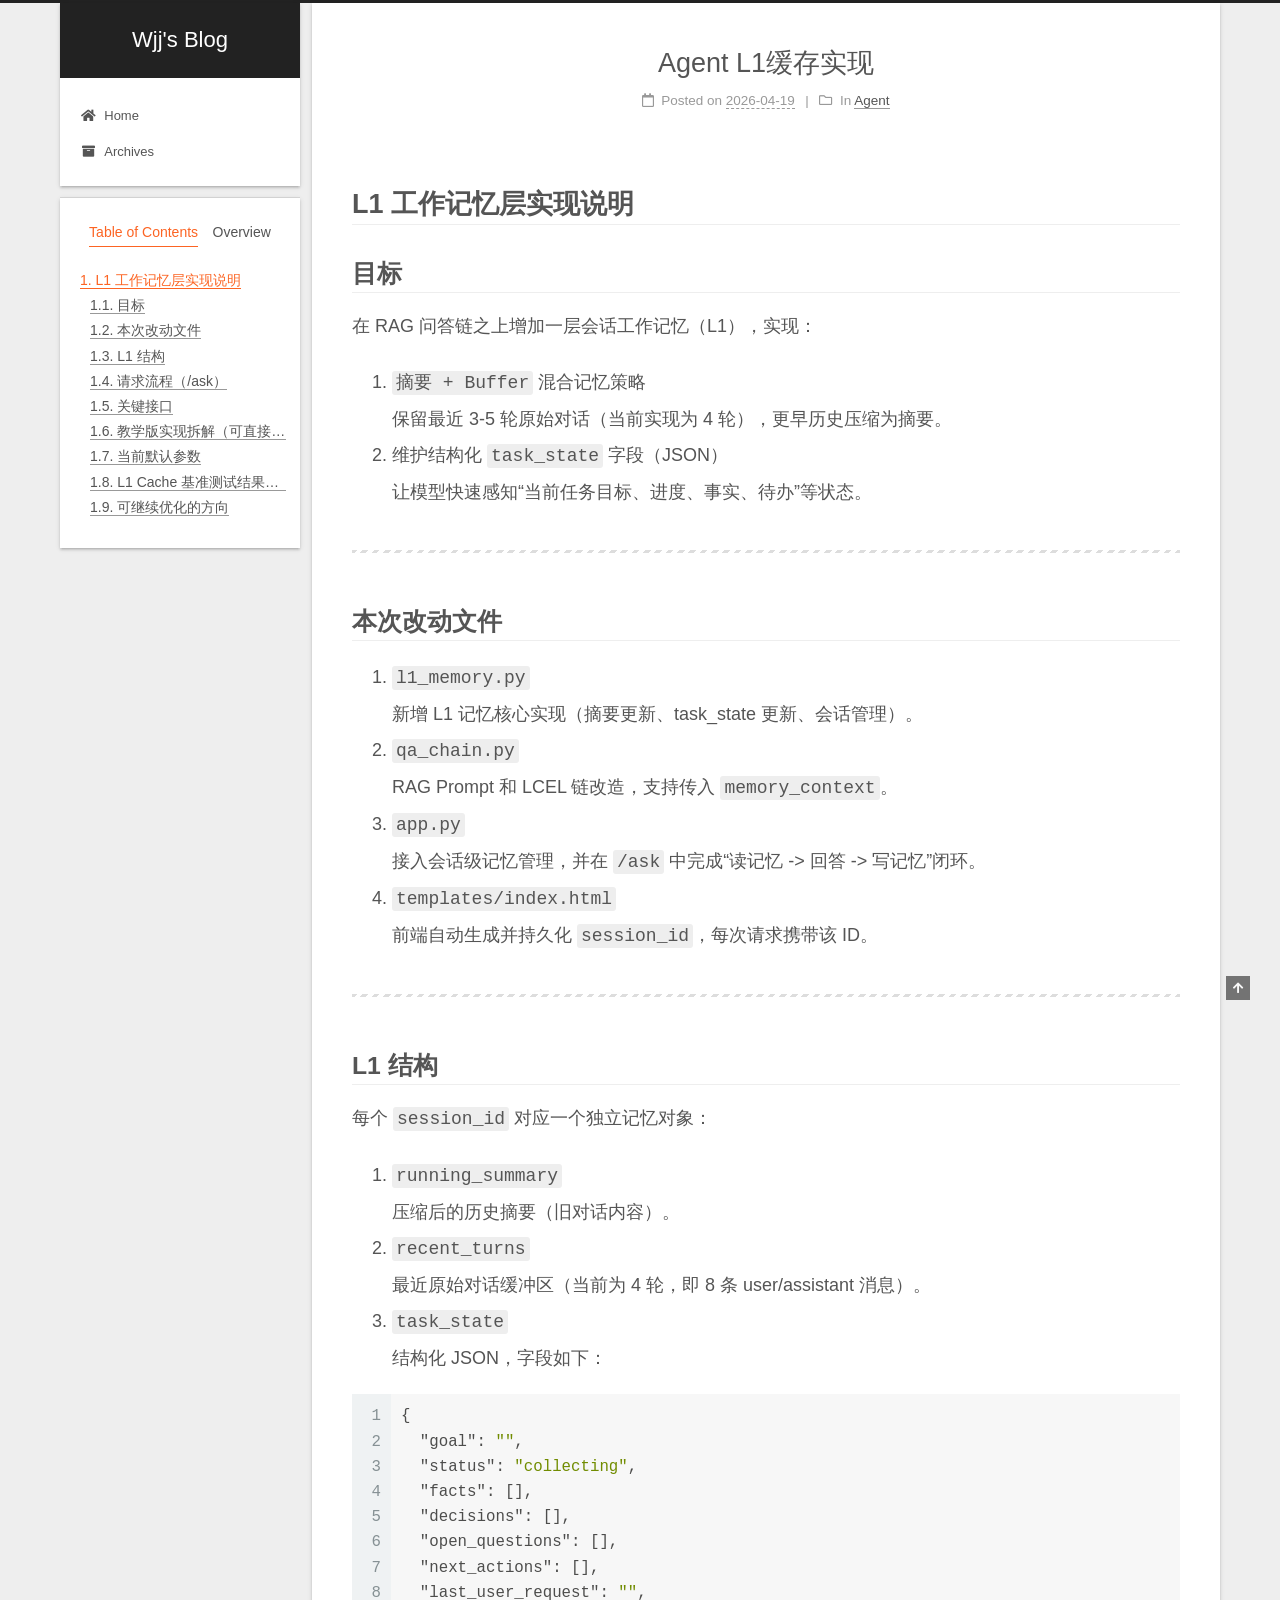
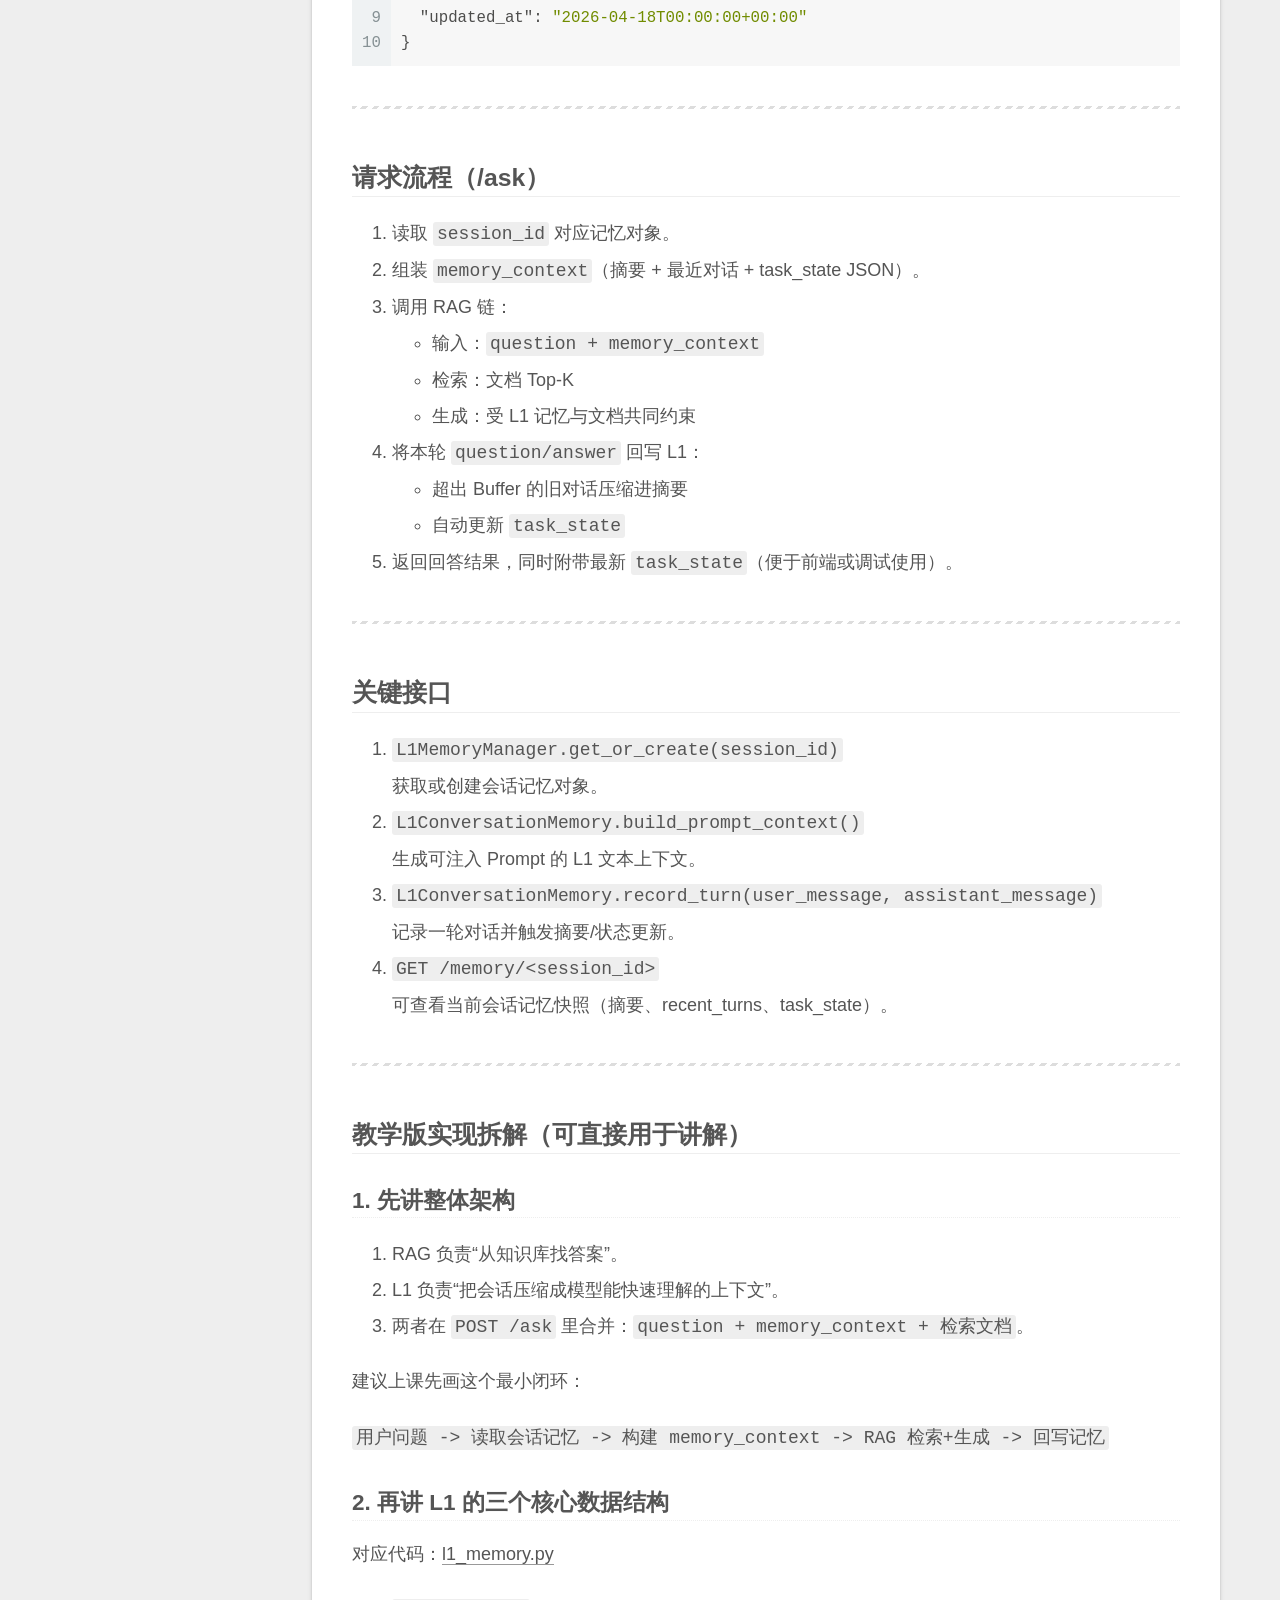
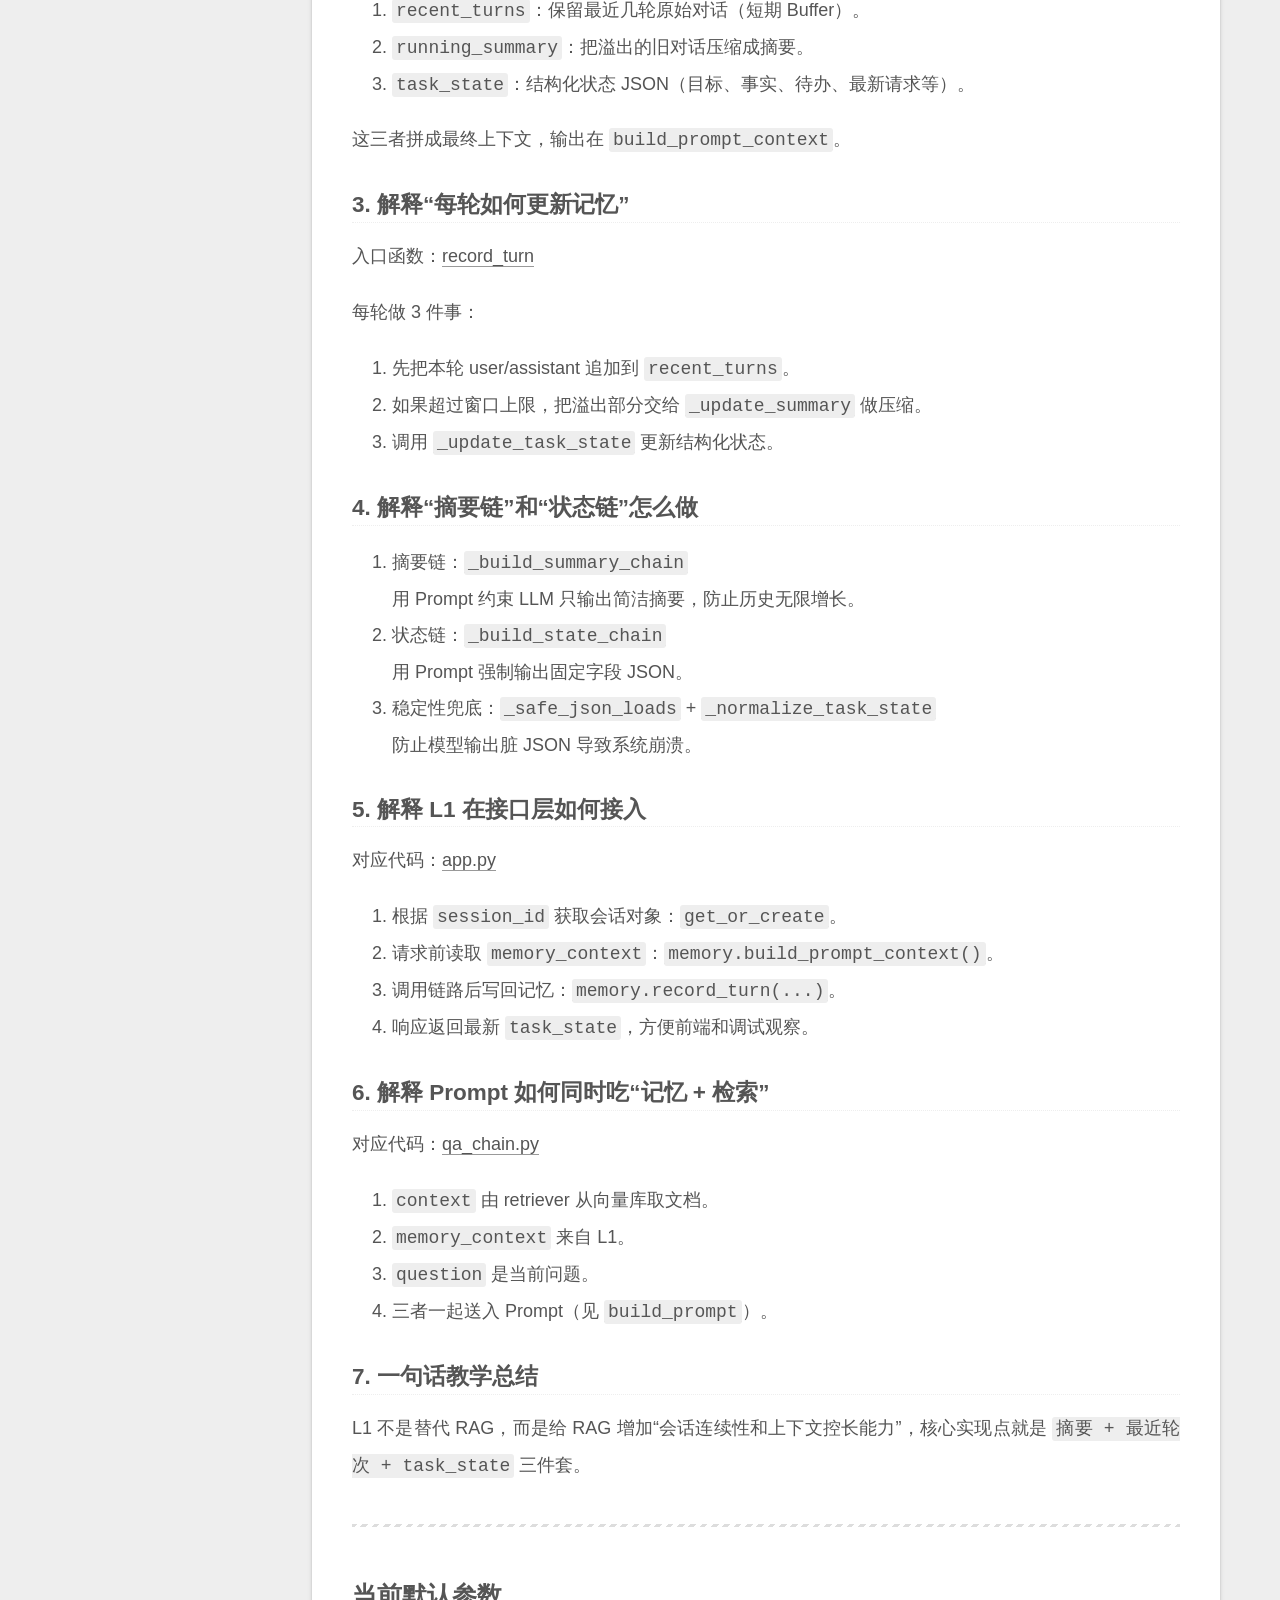
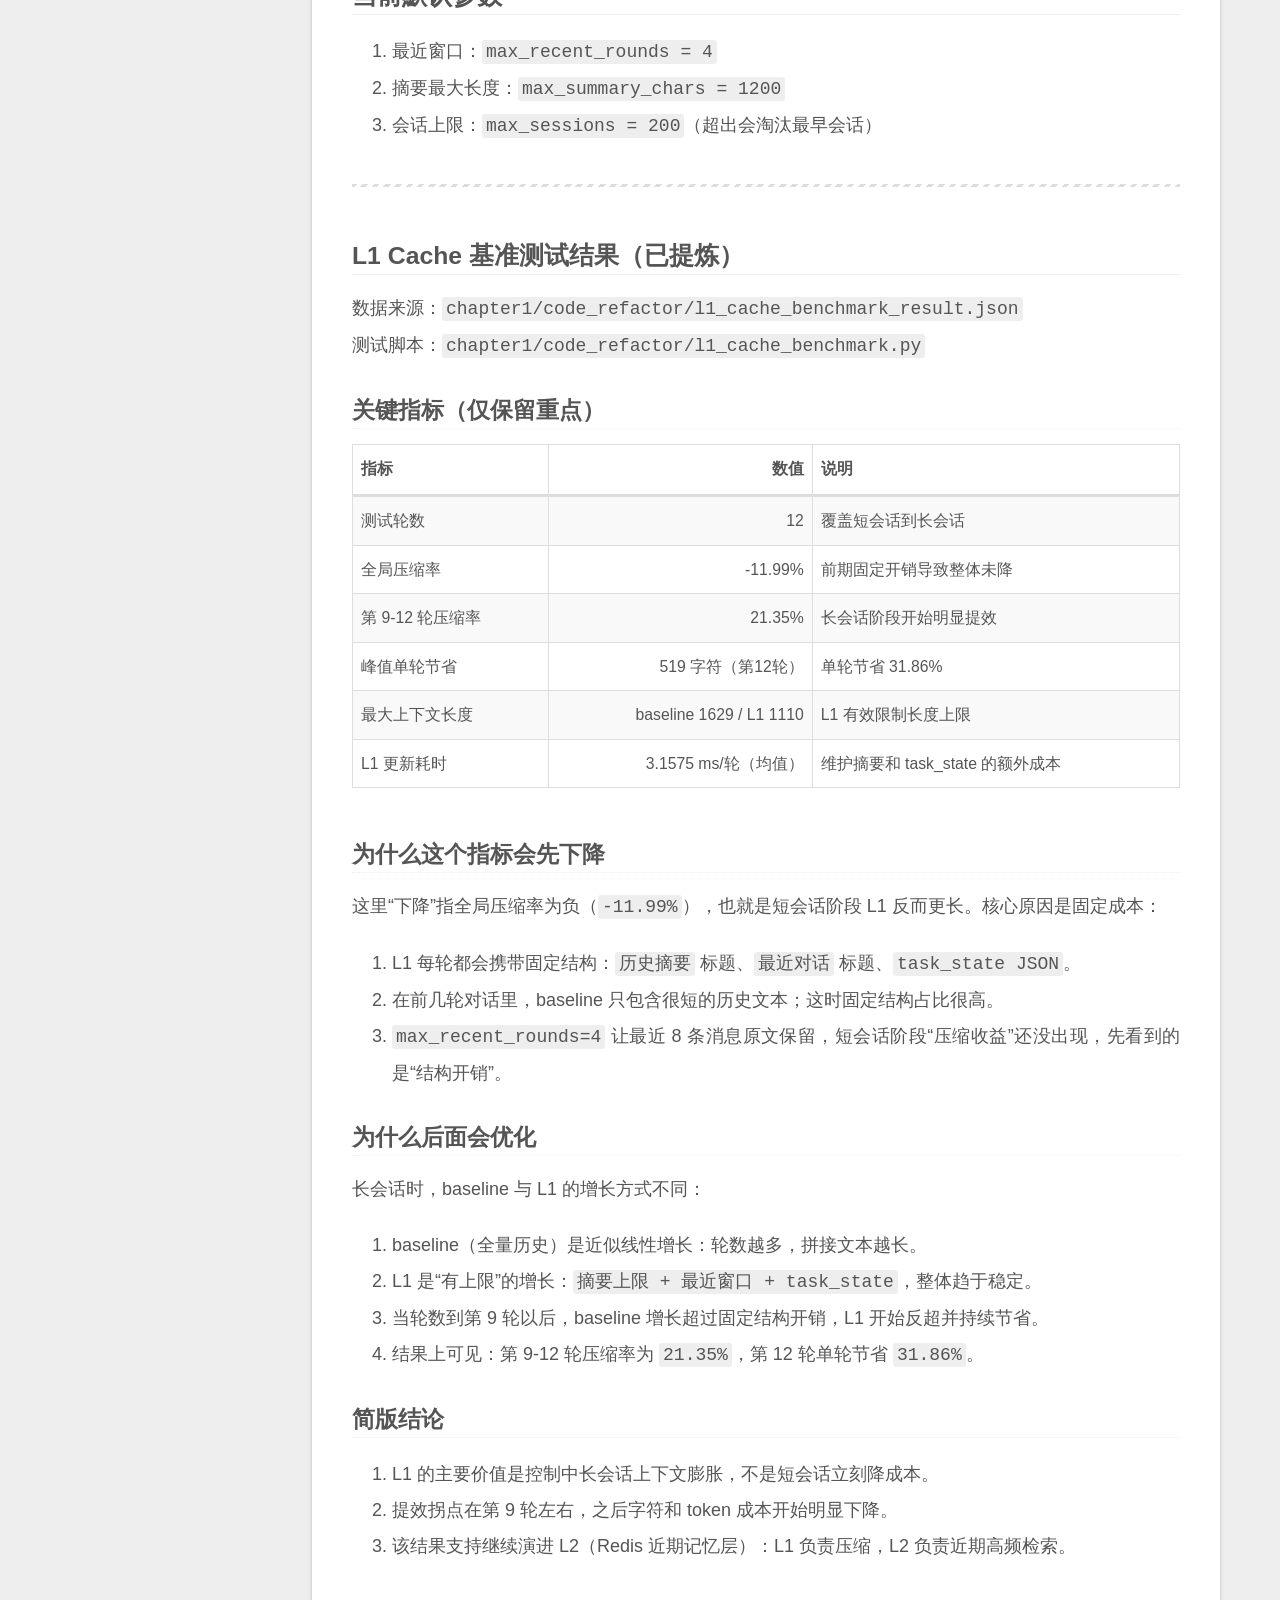
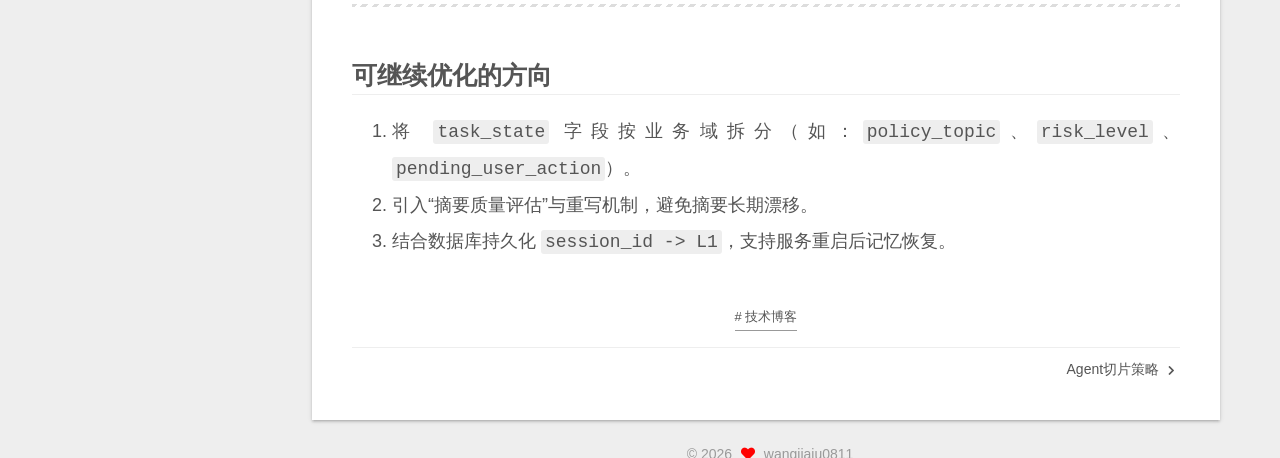
<file: 2026/04/19/L1_memory_layer/index.html>
<!DOCTYPE html>
<html lang="zh-Hans">
<head>
  <meta charset="UTF-8">
<meta name="viewport" content="width=device-width, initial-scale=1, maximum-scale=2">
<meta name="theme-color" content="#222">
<meta name="generator" content="Hexo 8.1.1">
  <link rel="apple-touch-icon" sizes="180x180" href="/images/apple-touch-icon-next.png">
  <link rel="icon" type="image/png" sizes="32x32" href="/images/favicon-32x32-next.png">
  <link rel="icon" type="image/png" sizes="16x16" href="/images/favicon-16x16-next.png">
  <link rel="mask-icon" href="/images/logo.svg" color="#222">

<link rel="stylesheet" href="/css/main.css">


<link rel="stylesheet" href="/lib/font-awesome/css/all.min.css">

<script id="hexo-configurations">
    var NexT = window.NexT || {};
    var CONFIG = {"hostname":"example.com","root":"/","scheme":"Gemini","version":"7.8.0","exturl":false,"sidebar":{"position":"left","display":"post","padding":18,"offset":12,"onmobile":false},"copycode":{"enable":false,"show_result":false,"style":null},"back2top":{"enable":true,"sidebar":false,"scrollpercent":false},"bookmark":{"enable":false,"color":"#222","save":"auto"},"fancybox":false,"mediumzoom":false,"lazyload":false,"pangu":false,"comments":{"style":"tabs","active":null,"storage":true,"lazyload":false,"nav":null},"algolia":{"hits":{"per_page":10},"labels":{"input_placeholder":"Search for Posts","hits_empty":"We didn't find any results for the search: ${query}","hits_stats":"${hits} results found in ${time} ms"}},"localsearch":{"enable":false,"trigger":"auto","top_n_per_article":1,"unescape":false,"preload":false},"motion":{"enable":true,"async":false,"transition":{"post_block":"fadeIn","post_header":"slideDownIn","post_body":"slideDownIn","coll_header":"slideLeftIn","sidebar":"slideUpIn"}}};
  </script>

  <meta name="description" content="L1 工作记忆层实现说明目标在 RAG 问答链之上增加一层会话工作记忆（L1），实现：  摘要 + Buffer 混合记忆策略保留最近 3-5 轮原始对话（当前实现为 4 轮），更早历史压缩为摘要。 维护结构化 task_state 字段（JSON）让模型快速感知“当前任务目标、进度、事实、待办”等状态。   本次改动文件 l1_memory.py新增 L1 记忆核心实现（摘要更新、task_st">
<meta property="og:type" content="article">
<meta property="og:title" content="Agent L1缓存实现">
<meta property="og:url" content="http://example.com/2026/04/19/L1_memory_layer/index.html">
<meta property="og:site_name" content="Wjj&#39;s Blog">
<meta property="og:description" content="L1 工作记忆层实现说明目标在 RAG 问答链之上增加一层会话工作记忆（L1），实现：  摘要 + Buffer 混合记忆策略保留最近 3-5 轮原始对话（当前实现为 4 轮），更早历史压缩为摘要。 维护结构化 task_state 字段（JSON）让模型快速感知“当前任务目标、进度、事实、待办”等状态。   本次改动文件 l1_memory.py新增 L1 记忆核心实现（摘要更新、task_st">
<meta property="og:locale">
<meta property="article:published_time" content="2026-04-19T13:00:00.000Z">
<meta property="article:modified_time" content="2026-04-19T13:06:53.085Z">
<meta property="article:author" content="wangjiaju0811">
<meta property="article:tag" content="技术博客">
<meta name="twitter:card" content="summary">

<link rel="canonical" href="http://example.com/2026/04/19/L1_memory_layer/">


<script id="page-configurations">
  // https://hexo.io/docs/variables.html
  CONFIG.page = {
    sidebar: "",
    isHome : false,
    isPost : true,
    lang   : 'zh-Hans'
  };
</script>

  <title>Agent L1缓存实现 | Wjj's Blog</title>
  






  <noscript>
  <style>
  .use-motion .brand,
  .use-motion .menu-item,
  .sidebar-inner,
  .use-motion .post-block,
  .use-motion .pagination,
  .use-motion .comments,
  .use-motion .post-header,
  .use-motion .post-body,
  .use-motion .collection-header { opacity: initial; }

  .use-motion .site-title,
  .use-motion .site-subtitle {
    opacity: initial;
    top: initial;
  }

  .use-motion .logo-line-before i { left: initial; }
  .use-motion .logo-line-after i { right: initial; }
  </style>
</noscript>

</head>

<body itemscope itemtype="http://schema.org/WebPage">
  <div class="container use-motion">
    <div class="headband"></div>

    <header class="header" itemscope itemtype="http://schema.org/WPHeader">
      <div class="header-inner"><div class="site-brand-container">
  <div class="site-nav-toggle">
    <div class="toggle" aria-label="Toggle navigation bar">
      <span class="toggle-line toggle-line-first"></span>
      <span class="toggle-line toggle-line-middle"></span>
      <span class="toggle-line toggle-line-last"></span>
    </div>
  </div>

  <div class="site-meta">

    <a href="/" class="brand" rel="start">
      <span class="logo-line-before"><i></i></span>
      <h1 class="site-title">Wjj's Blog</h1>
      <span class="logo-line-after"><i></i></span>
    </a>
  </div>

  <div class="site-nav-right">
    <div class="toggle popup-trigger">
    </div>
  </div>
</div>




<nav class="site-nav">
  <ul id="menu" class="main-menu menu">
        <li class="menu-item menu-item-home">

    <a href="/" rel="section"><i class="fa fa-home fa-fw"></i>Home</a>

  </li>
        <li class="menu-item menu-item-archives">

    <a href="/archives/" rel="section"><i class="fa fa-archive fa-fw"></i>Archives</a>

  </li>
  </ul>
</nav>




</div>
    </header>

    
  <div class="back-to-top">
    <i class="fa fa-arrow-up"></i>
    <span>0%</span>
  </div>


    <main class="main">
      <div class="main-inner">
        <div class="content-wrap">
          

          <div class="content post posts-expand">
            

    
  
  
  <article itemscope itemtype="http://schema.org/Article" class="post-block" lang="zh-Hans">
    <link itemprop="mainEntityOfPage" href="http://example.com/2026/04/19/L1_memory_layer/">

    <span hidden itemprop="author" itemscope itemtype="http://schema.org/Person">
      <meta itemprop="image" content="/images/avatar.gif">
      <meta itemprop="name" content="wangjiaju0811">
      <meta itemprop="description" content="Stay hungry, stay foolish">
    </span>

    <span hidden itemprop="publisher" itemscope itemtype="http://schema.org/Organization">
      <meta itemprop="name" content="Wjj's Blog">
    </span>
      <header class="post-header">
        <h1 class="post-title" itemprop="name headline">
          Agent L1缓存实现
        </h1>

        <div class="post-meta">
            <span class="post-meta-item">
              <span class="post-meta-item-icon">
                <i class="far fa-calendar"></i>
              </span>
              <span class="post-meta-item-text">Posted on</span>
              

              <time title="Created: 2026-04-19 21:00:00 / Modified: 21:06:53" itemprop="dateCreated datePublished" datetime="2026-04-19T21:00:00+08:00">2026-04-19</time>
            </span>
            <span class="post-meta-item">
              <span class="post-meta-item-icon">
                <i class="far fa-folder"></i>
              </span>
              <span class="post-meta-item-text">In</span>
                <span itemprop="about" itemscope itemtype="http://schema.org/Thing">
                  <a href="/categories/Agent/" itemprop="url" rel="index"><span itemprop="name">Agent</span></a>
                </span>
            </span>

          

        </div>
      </header>

    
    
    
    <div class="post-body" itemprop="articleBody">

      
        <h1 id="L1-工作记忆层实现说明"><a href="#L1-工作记忆层实现说明" class="headerlink" title="L1 工作记忆层实现说明"></a>L1 工作记忆层实现说明</h1><h2 id="目标"><a href="#目标" class="headerlink" title="目标"></a>目标</h2><p>在 RAG 问答链之上增加一层会话工作记忆（L1），实现：</p>
<ol>
<li><code>摘要 + Buffer</code> 混合记忆策略<br>保留最近 3-5 轮原始对话（当前实现为 4 轮），更早历史压缩为摘要。</li>
<li>维护结构化 <code>task_state</code> 字段（JSON）<br>让模型快速感知“当前任务目标、进度、事实、待办”等状态。</li>
</ol>
<hr>
<h2 id="本次改动文件"><a href="#本次改动文件" class="headerlink" title="本次改动文件"></a>本次改动文件</h2><ol>
<li><code>l1_memory.py</code><br>新增 L1 记忆核心实现（摘要更新、task_state 更新、会话管理）。</li>
<li><code>qa_chain.py</code><br>RAG Prompt 和 LCEL 链改造，支持传入 <code>memory_context</code>。</li>
<li><code>app.py</code><br>接入会话级记忆管理，并在 <code>/ask</code> 中完成“读记忆 -&gt; 回答 -&gt; 写记忆”闭环。</li>
<li><code>templates/index.html</code><br>前端自动生成并持久化 <code>session_id</code>，每次请求携带该 ID。</li>
</ol>
<hr>
<h2 id="L1-结构"><a href="#L1-结构" class="headerlink" title="L1 结构"></a>L1 结构</h2><p>每个 <code>session_id</code> 对应一个独立记忆对象：</p>
<ol>
<li><code>running_summary</code><br>压缩后的历史摘要（旧对话内容）。</li>
<li><code>recent_turns</code><br>最近原始对话缓冲区（当前为 4 轮，即 8 条 user&#x2F;assistant 消息）。</li>
<li><code>task_state</code><br>结构化 JSON，字段如下：</li>
</ol>
<figure class="highlight json"><table><tr><td class="gutter"><pre><span class="line">1</span><br><span class="line">2</span><br><span class="line">3</span><br><span class="line">4</span><br><span class="line">5</span><br><span class="line">6</span><br><span class="line">7</span><br><span class="line">8</span><br><span class="line">9</span><br><span class="line">10</span><br></pre></td><td class="code"><pre><span class="line"><span class="punctuation">&#123;</span></span><br><span class="line">  <span class="attr">&quot;goal&quot;</span><span class="punctuation">:</span> <span class="string">&quot;&quot;</span><span class="punctuation">,</span></span><br><span class="line">  <span class="attr">&quot;status&quot;</span><span class="punctuation">:</span> <span class="string">&quot;collecting&quot;</span><span class="punctuation">,</span></span><br><span class="line">  <span class="attr">&quot;facts&quot;</span><span class="punctuation">:</span> <span class="punctuation">[</span><span class="punctuation">]</span><span class="punctuation">,</span></span><br><span class="line">  <span class="attr">&quot;decisions&quot;</span><span class="punctuation">:</span> <span class="punctuation">[</span><span class="punctuation">]</span><span class="punctuation">,</span></span><br><span class="line">  <span class="attr">&quot;open_questions&quot;</span><span class="punctuation">:</span> <span class="punctuation">[</span><span class="punctuation">]</span><span class="punctuation">,</span></span><br><span class="line">  <span class="attr">&quot;next_actions&quot;</span><span class="punctuation">:</span> <span class="punctuation">[</span><span class="punctuation">]</span><span class="punctuation">,</span></span><br><span class="line">  <span class="attr">&quot;last_user_request&quot;</span><span class="punctuation">:</span> <span class="string">&quot;&quot;</span><span class="punctuation">,</span></span><br><span class="line">  <span class="attr">&quot;updated_at&quot;</span><span class="punctuation">:</span> <span class="string">&quot;2026-04-18T00:00:00+00:00&quot;</span></span><br><span class="line"><span class="punctuation">&#125;</span></span><br></pre></td></tr></table></figure>

<hr>
<h2 id="请求流程（-ask）"><a href="#请求流程（-ask）" class="headerlink" title="请求流程（&#x2F;ask）"></a>请求流程（&#x2F;ask）</h2><ol>
<li>读取 <code>session_id</code> 对应记忆对象。</li>
<li>组装 <code>memory_context</code>（摘要 + 最近对话 + task_state JSON）。</li>
<li>调用 RAG 链：<ul>
<li>输入：<code>question + memory_context</code></li>
<li>检索：文档 Top-K</li>
<li>生成：受 L1 记忆与文档共同约束</li>
</ul>
</li>
<li>将本轮 <code>question/answer</code> 回写 L1：<ul>
<li>超出 Buffer 的旧对话压缩进摘要</li>
<li>自动更新 <code>task_state</code></li>
</ul>
</li>
<li>返回回答结果，同时附带最新 <code>task_state</code>（便于前端或调试使用）。</li>
</ol>
<hr>
<h2 id="关键接口"><a href="#关键接口" class="headerlink" title="关键接口"></a>关键接口</h2><ol>
<li><code>L1MemoryManager.get_or_create(session_id)</code><br>获取或创建会话记忆对象。</li>
<li><code>L1ConversationMemory.build_prompt_context()</code><br>生成可注入 Prompt 的 L1 文本上下文。</li>
<li><code>L1ConversationMemory.record_turn(user_message, assistant_message)</code><br>记录一轮对话并触发摘要&#x2F;状态更新。</li>
<li><code>GET /memory/&lt;session_id&gt;</code><br>可查看当前会话记忆快照（摘要、recent_turns、task_state）。</li>
</ol>
<hr>
<h2 id="教学版实现拆解（可直接用于讲解）"><a href="#教学版实现拆解（可直接用于讲解）" class="headerlink" title="教学版实现拆解（可直接用于讲解）"></a>教学版实现拆解（可直接用于讲解）</h2><h3 id="1-先讲整体架构"><a href="#1-先讲整体架构" class="headerlink" title="1. 先讲整体架构"></a>1. 先讲整体架构</h3><ol>
<li>RAG 负责“从知识库找答案”。  </li>
<li>L1 负责“把会话压缩成模型能快速理解的上下文”。  </li>
<li>两者在 <code>POST /ask</code> 里合并：<code>question + memory_context + 检索文档</code>。</li>
</ol>
<p>建议上课先画这个最小闭环：</p>
<p><code>用户问题 -&gt; 读取会话记忆 -&gt; 构建 memory_context -&gt; RAG 检索+生成 -&gt; 回写记忆</code></p>
<h3 id="2-再讲-L1-的三个核心数据结构"><a href="#2-再讲-L1-的三个核心数据结构" class="headerlink" title="2. 再讲 L1 的三个核心数据结构"></a>2. 再讲 L1 的三个核心数据结构</h3><p>对应代码：<a href="d:/ai%20coding/learn_langchain_wjj/chapter1/l1_memory.py#L88">l1_memory.py</a></p>
<ol>
<li><code>recent_turns</code>：保留最近几轮原始对话（短期 Buffer）。  </li>
<li><code>running_summary</code>：把溢出的旧对话压缩成摘要。  </li>
<li><code>task_state</code>：结构化状态 JSON（目标、事实、待办、最新请求等）。</li>
</ol>
<p>这三者拼成最终上下文，输出在 <a href="d:/ai%20coding/learn_langchain_wjj/chapter1/l1_memory.py#L226"><code>build_prompt_context</code></a>。</p>
<h3 id="3-解释“每轮如何更新记忆”"><a href="#3-解释“每轮如何更新记忆”" class="headerlink" title="3. 解释“每轮如何更新记忆”"></a>3. 解释“每轮如何更新记忆”</h3><p>入口函数：<a href="d:/ai%20coding/learn_langchain_wjj/chapter1/l1_memory.py#L205">record_turn</a></p>
<p>每轮做 3 件事：</p>
<ol>
<li>先把本轮 user&#x2F;assistant 追加到 <code>recent_turns</code>。  </li>
<li>如果超过窗口上限，把溢出部分交给 <a href="d:/ai%20coding/learn_langchain_wjj/chapter1/l1_memory.py#L165"><code>_update_summary</code></a> 做压缩。  </li>
<li>调用 <a href="d:/ai%20coding/learn_langchain_wjj/chapter1/l1_memory.py#L181"><code>_update_task_state</code></a> 更新结构化状态。</li>
</ol>
<h3 id="4-解释“摘要链”和“状态链”怎么做"><a href="#4-解释“摘要链”和“状态链”怎么做" class="headerlink" title="4. 解释“摘要链”和“状态链”怎么做"></a>4. 解释“摘要链”和“状态链”怎么做</h3><ol>
<li>摘要链：<a href="d:/ai%20coding/learn_langchain_wjj/chapter1/l1_memory.py#L116"><code>_build_summary_chain</code></a><br>用 Prompt 约束 LLM 只输出简洁摘要，防止历史无限增长。</li>
<li>状态链：<a href="d:/ai%20coding/learn_langchain_wjj/chapter1/l1_memory.py#L136"><code>_build_state_chain</code></a><br>用 Prompt 强制输出固定字段 JSON。</li>
<li>稳定性兜底：<a href="d:/ai%20coding/learn_langchain_wjj/chapter1/l1_memory.py#L27"><code>_safe_json_loads</code></a> + <a href="d:/ai%20coding/learn_langchain_wjj/chapter1/l1_memory.py#L71"><code>_normalize_task_state</code></a><br>防止模型输出脏 JSON 导致系统崩溃。</li>
</ol>
<h3 id="5-解释-L1-在接口层如何接入"><a href="#5-解释-L1-在接口层如何接入" class="headerlink" title="5. 解释 L1 在接口层如何接入"></a>5. 解释 L1 在接口层如何接入</h3><p>对应代码：<a href="d:/ai%20coding/learn_langchain_wjj/chapter1/app.py#L36">app.py</a></p>
<ol>
<li>根据 <code>session_id</code> 获取会话对象：<a href="d:/ai%20coding/learn_langchain_wjj/chapter1/l1_memory.py#L257"><code>get_or_create</code></a>。  </li>
<li>请求前读取 <code>memory_context</code>：<a href="d:/ai%20coding/learn_langchain_wjj/chapter1/app.py#L46"><code>memory.build_prompt_context()</code></a>。  </li>
<li>调用链路后写回记忆：<a href="d:/ai%20coding/learn_langchain_wjj/chapter1/app.py#L68"><code>memory.record_turn(...)</code></a>。  </li>
<li>响应返回最新 <code>task_state</code>，方便前端和调试观察。</li>
</ol>
<h3 id="6-解释-Prompt-如何同时吃“记忆-检索”"><a href="#6-解释-Prompt-如何同时吃“记忆-检索”" class="headerlink" title="6. 解释 Prompt 如何同时吃“记忆 + 检索”"></a>6. 解释 Prompt 如何同时吃“记忆 + 检索”</h3><p>对应代码：<a href="d:/ai%20coding/learn_langchain_wjj/chapter1/qa_chain.py#L69">qa_chain.py</a></p>
<ol>
<li><code>context</code> 由 retriever 从向量库取文档。  </li>
<li><code>memory_context</code> 来自 L1。  </li>
<li><code>question</code> 是当前问题。  </li>
<li>三者一起送入 Prompt（见 <a href="d:/ai%20coding/learn_langchain_wjj/chapter1/qa_chain.py#L33"><code>build_prompt</code></a>）。</li>
</ol>
<h3 id="7-一句话教学总结"><a href="#7-一句话教学总结" class="headerlink" title="7. 一句话教学总结"></a>7. 一句话教学总结</h3><p>L1 不是替代 RAG，而是给 RAG 增加“会话连续性和上下文控长能力”，核心实现点就是 <code>摘要 + 最近轮次 + task_state</code> 三件套。</p>
<hr>
<h2 id="当前默认参数"><a href="#当前默认参数" class="headerlink" title="当前默认参数"></a>当前默认参数</h2><ol>
<li>最近窗口：<code>max_recent_rounds = 4</code></li>
<li>摘要最大长度：<code>max_summary_chars = 1200</code></li>
<li>会话上限：<code>max_sessions = 200</code>（超出会淘汰最早会话）</li>
</ol>
<hr>
<h2 id="L1-Cache-基准测试结果（已提炼）"><a href="#L1-Cache-基准测试结果（已提炼）" class="headerlink" title="L1 Cache 基准测试结果（已提炼）"></a>L1 Cache 基准测试结果（已提炼）</h2><p>数据来源：<code>chapter1/code_refactor/l1_cache_benchmark_result.json</code><br>测试脚本：<code>chapter1/code_refactor/l1_cache_benchmark.py</code></p>
<h3 id="关键指标（仅保留重点）"><a href="#关键指标（仅保留重点）" class="headerlink" title="关键指标（仅保留重点）"></a>关键指标（仅保留重点）</h3><table>
<thead>
<tr>
<th>指标</th>
<th align="right">数值</th>
<th>说明</th>
</tr>
</thead>
<tbody><tr>
<td>测试轮数</td>
<td align="right">12</td>
<td>覆盖短会话到长会话</td>
</tr>
<tr>
<td>全局压缩率</td>
<td align="right">-11.99%</td>
<td>前期固定开销导致整体未降</td>
</tr>
<tr>
<td>第 9-12 轮压缩率</td>
<td align="right">21.35%</td>
<td>长会话阶段开始明显提效</td>
</tr>
<tr>
<td>峰值单轮节省</td>
<td align="right">519 字符（第12轮）</td>
<td>单轮节省 31.86%</td>
</tr>
<tr>
<td>最大上下文长度</td>
<td align="right">baseline 1629 &#x2F; L1 1110</td>
<td>L1 有效限制长度上限</td>
</tr>
<tr>
<td>L1 更新耗时</td>
<td align="right">3.1575 ms&#x2F;轮（均值）</td>
<td>维护摘要和 task_state 的额外成本</td>
</tr>
</tbody></table>
<h3 id="为什么这个指标会先下降"><a href="#为什么这个指标会先下降" class="headerlink" title="为什么这个指标会先下降"></a>为什么这个指标会先下降</h3><p>这里“下降”指全局压缩率为负（<code>-11.99%</code>），也就是短会话阶段 L1 反而更长。核心原因是固定成本：</p>
<ol>
<li>L1 每轮都会携带固定结构：<code>历史摘要</code> 标题、<code>最近对话</code> 标题、<code>task_state JSON</code>。  </li>
<li>在前几轮对话里，baseline 只包含很短的历史文本；这时固定结构占比很高。  </li>
<li><code>max_recent_rounds=4</code> 让最近 8 条消息原文保留，短会话阶段“压缩收益”还没出现，先看到的是“结构开销”。</li>
</ol>
<h3 id="为什么后面会优化"><a href="#为什么后面会优化" class="headerlink" title="为什么后面会优化"></a>为什么后面会优化</h3><p>长会话时，baseline 与 L1 的增长方式不同：</p>
<ol>
<li>baseline（全量历史）是近似线性增长：轮数越多，拼接文本越长。  </li>
<li>L1 是“有上限”的增长：<code>摘要上限 + 最近窗口 + task_state</code>，整体趋于稳定。  </li>
<li>当轮数到第 9 轮以后，baseline 增长超过固定结构开销，L1 开始反超并持续节省。  </li>
<li>结果上可见：第 9-12 轮压缩率为 <code>21.35%</code>，第 12 轮单轮节省 <code>31.86%</code>。</li>
</ol>
<h3 id="简版结论"><a href="#简版结论" class="headerlink" title="简版结论"></a>简版结论</h3><ol>
<li>L1 的主要价值是控制中长会话上下文膨胀，不是短会话立刻降成本。  </li>
<li>提效拐点在第 9 轮左右，之后字符和 token 成本开始明显下降。  </li>
<li>该结果支持继续演进 L2（Redis 近期记忆层）：L1 负责压缩，L2 负责近期高频检索。</li>
</ol>
<hr>
<h2 id="可继续优化的方向"><a href="#可继续优化的方向" class="headerlink" title="可继续优化的方向"></a>可继续优化的方向</h2><ol>
<li>将 <code>task_state</code> 字段按业务域拆分（如：<code>policy_topic</code>、<code>risk_level</code>、<code>pending_user_action</code>）。</li>
<li>引入“摘要质量评估”与重写机制，避免摘要长期漂移。</li>
<li>结合数据库持久化 <code>session_id -&gt; L1</code>，支持服务重启后记忆恢复。</li>
</ol>

    </div>

    
    
    

      <footer class="post-footer">
          <div class="post-tags">
              <a href="/tags/%E6%8A%80%E6%9C%AF%E5%8D%9A%E5%AE%A2/" rel="tag"># 技术博客</a>
          </div>

        


        
    <div class="post-nav">
      <div class="post-nav-item"></div>
      <div class="post-nav-item">
    <a href="/2026/04/19/L1_chunking_multi_strategy/" rel="next" title="Agent切片策略">
      Agent切片策略 <i class="fa fa-chevron-right"></i>
    </a></div>
    </div>
      </footer>
    
  </article>
  
  
  



          </div>
          

<script>
  window.addEventListener('tabs:register', () => {
    let { activeClass } = CONFIG.comments;
    if (CONFIG.comments.storage) {
      activeClass = localStorage.getItem('comments_active') || activeClass;
    }
    if (activeClass) {
      let activeTab = document.querySelector(`a[href="#comment-${activeClass}"]`);
      if (activeTab) {
        activeTab.click();
      }
    }
  });
  if (CONFIG.comments.storage) {
    window.addEventListener('tabs:click', event => {
      if (!event.target.matches('.tabs-comment .tab-content .tab-pane')) return;
      let commentClass = event.target.classList[1];
      localStorage.setItem('comments_active', commentClass);
    });
  }
</script>

        </div>
          
  
  <div class="toggle sidebar-toggle">
    <span class="toggle-line toggle-line-first"></span>
    <span class="toggle-line toggle-line-middle"></span>
    <span class="toggle-line toggle-line-last"></span>
  </div>

  <aside class="sidebar">
    <div class="sidebar-inner">

      <ul class="sidebar-nav motion-element">
        <li class="sidebar-nav-toc">
          Table of Contents
        </li>
        <li class="sidebar-nav-overview">
          Overview
        </li>
      </ul>

      <!--noindex-->
      <div class="post-toc-wrap sidebar-panel">
          <div class="post-toc motion-element"><ol class="nav"><li class="nav-item nav-level-1"><a class="nav-link" href="#L1-%E5%B7%A5%E4%BD%9C%E8%AE%B0%E5%BF%86%E5%B1%82%E5%AE%9E%E7%8E%B0%E8%AF%B4%E6%98%8E"><span class="nav-number">1.</span> <span class="nav-text">L1 工作记忆层实现说明</span></a><ol class="nav-child"><li class="nav-item nav-level-2"><a class="nav-link" href="#%E7%9B%AE%E6%A0%87"><span class="nav-number">1.1.</span> <span class="nav-text">目标</span></a></li><li class="nav-item nav-level-2"><a class="nav-link" href="#%E6%9C%AC%E6%AC%A1%E6%94%B9%E5%8A%A8%E6%96%87%E4%BB%B6"><span class="nav-number">1.2.</span> <span class="nav-text">本次改动文件</span></a></li><li class="nav-item nav-level-2"><a class="nav-link" href="#L1-%E7%BB%93%E6%9E%84"><span class="nav-number">1.3.</span> <span class="nav-text">L1 结构</span></a></li><li class="nav-item nav-level-2"><a class="nav-link" href="#%E8%AF%B7%E6%B1%82%E6%B5%81%E7%A8%8B%EF%BC%88-ask%EF%BC%89"><span class="nav-number">1.4.</span> <span class="nav-text">请求流程（&#x2F;ask）</span></a></li><li class="nav-item nav-level-2"><a class="nav-link" href="#%E5%85%B3%E9%94%AE%E6%8E%A5%E5%8F%A3"><span class="nav-number">1.5.</span> <span class="nav-text">关键接口</span></a></li><li class="nav-item nav-level-2"><a class="nav-link" href="#%E6%95%99%E5%AD%A6%E7%89%88%E5%AE%9E%E7%8E%B0%E6%8B%86%E8%A7%A3%EF%BC%88%E5%8F%AF%E7%9B%B4%E6%8E%A5%E7%94%A8%E4%BA%8E%E8%AE%B2%E8%A7%A3%EF%BC%89"><span class="nav-number">1.6.</span> <span class="nav-text">教学版实现拆解（可直接用于讲解）</span></a><ol class="nav-child"><li class="nav-item nav-level-3"><a class="nav-link" href="#1-%E5%85%88%E8%AE%B2%E6%95%B4%E4%BD%93%E6%9E%B6%E6%9E%84"><span class="nav-number">1.6.1.</span> <span class="nav-text">1. 先讲整体架构</span></a></li><li class="nav-item nav-level-3"><a class="nav-link" href="#2-%E5%86%8D%E8%AE%B2-L1-%E7%9A%84%E4%B8%89%E4%B8%AA%E6%A0%B8%E5%BF%83%E6%95%B0%E6%8D%AE%E7%BB%93%E6%9E%84"><span class="nav-number">1.6.2.</span> <span class="nav-text">2. 再讲 L1 的三个核心数据结构</span></a></li><li class="nav-item nav-level-3"><a class="nav-link" href="#3-%E8%A7%A3%E9%87%8A%E2%80%9C%E6%AF%8F%E8%BD%AE%E5%A6%82%E4%BD%95%E6%9B%B4%E6%96%B0%E8%AE%B0%E5%BF%86%E2%80%9D"><span class="nav-number">1.6.3.</span> <span class="nav-text">3. 解释“每轮如何更新记忆”</span></a></li><li class="nav-item nav-level-3"><a class="nav-link" href="#4-%E8%A7%A3%E9%87%8A%E2%80%9C%E6%91%98%E8%A6%81%E9%93%BE%E2%80%9D%E5%92%8C%E2%80%9C%E7%8A%B6%E6%80%81%E9%93%BE%E2%80%9D%E6%80%8E%E4%B9%88%E5%81%9A"><span class="nav-number">1.6.4.</span> <span class="nav-text">4. 解释“摘要链”和“状态链”怎么做</span></a></li><li class="nav-item nav-level-3"><a class="nav-link" href="#5-%E8%A7%A3%E9%87%8A-L1-%E5%9C%A8%E6%8E%A5%E5%8F%A3%E5%B1%82%E5%A6%82%E4%BD%95%E6%8E%A5%E5%85%A5"><span class="nav-number">1.6.5.</span> <span class="nav-text">5. 解释 L1 在接口层如何接入</span></a></li><li class="nav-item nav-level-3"><a class="nav-link" href="#6-%E8%A7%A3%E9%87%8A-Prompt-%E5%A6%82%E4%BD%95%E5%90%8C%E6%97%B6%E5%90%83%E2%80%9C%E8%AE%B0%E5%BF%86-%E6%A3%80%E7%B4%A2%E2%80%9D"><span class="nav-number">1.6.6.</span> <span class="nav-text">6. 解释 Prompt 如何同时吃“记忆 + 检索”</span></a></li><li class="nav-item nav-level-3"><a class="nav-link" href="#7-%E4%B8%80%E5%8F%A5%E8%AF%9D%E6%95%99%E5%AD%A6%E6%80%BB%E7%BB%93"><span class="nav-number">1.6.7.</span> <span class="nav-text">7. 一句话教学总结</span></a></li></ol></li><li class="nav-item nav-level-2"><a class="nav-link" href="#%E5%BD%93%E5%89%8D%E9%BB%98%E8%AE%A4%E5%8F%82%E6%95%B0"><span class="nav-number">1.7.</span> <span class="nav-text">当前默认参数</span></a></li><li class="nav-item nav-level-2"><a class="nav-link" href="#L1-Cache-%E5%9F%BA%E5%87%86%E6%B5%8B%E8%AF%95%E7%BB%93%E6%9E%9C%EF%BC%88%E5%B7%B2%E6%8F%90%E7%82%BC%EF%BC%89"><span class="nav-number">1.8.</span> <span class="nav-text">L1 Cache 基准测试结果（已提炼）</span></a><ol class="nav-child"><li class="nav-item nav-level-3"><a class="nav-link" href="#%E5%85%B3%E9%94%AE%E6%8C%87%E6%A0%87%EF%BC%88%E4%BB%85%E4%BF%9D%E7%95%99%E9%87%8D%E7%82%B9%EF%BC%89"><span class="nav-number">1.8.1.</span> <span class="nav-text">关键指标（仅保留重点）</span></a></li><li class="nav-item nav-level-3"><a class="nav-link" href="#%E4%B8%BA%E4%BB%80%E4%B9%88%E8%BF%99%E4%B8%AA%E6%8C%87%E6%A0%87%E4%BC%9A%E5%85%88%E4%B8%8B%E9%99%8D"><span class="nav-number">1.8.2.</span> <span class="nav-text">为什么这个指标会先下降</span></a></li><li class="nav-item nav-level-3"><a class="nav-link" href="#%E4%B8%BA%E4%BB%80%E4%B9%88%E5%90%8E%E9%9D%A2%E4%BC%9A%E4%BC%98%E5%8C%96"><span class="nav-number">1.8.3.</span> <span class="nav-text">为什么后面会优化</span></a></li><li class="nav-item nav-level-3"><a class="nav-link" href="#%E7%AE%80%E7%89%88%E7%BB%93%E8%AE%BA"><span class="nav-number">1.8.4.</span> <span class="nav-text">简版结论</span></a></li></ol></li><li class="nav-item nav-level-2"><a class="nav-link" href="#%E5%8F%AF%E7%BB%A7%E7%BB%AD%E4%BC%98%E5%8C%96%E7%9A%84%E6%96%B9%E5%90%91"><span class="nav-number">1.9.</span> <span class="nav-text">可继续优化的方向</span></a></li></ol></li></ol></div>
      </div>
      <!--/noindex-->

      <div class="site-overview-wrap sidebar-panel">
        <div class="site-author motion-element" itemprop="author" itemscope itemtype="http://schema.org/Person">
  <p class="site-author-name" itemprop="name">wangjiaju0811</p>
  <div class="site-description" itemprop="description">Stay hungry, stay foolish</div>
</div>
<div class="site-state-wrap motion-element">
  <nav class="site-state">
      <div class="site-state-item site-state-posts">
          <a href="/archives/">
        
          <span class="site-state-item-count">2</span>
          <span class="site-state-item-name">posts</span>
        </a>
      </div>
      <div class="site-state-item site-state-categories">
            <a href="/categories/">
        <span class="site-state-item-count">1</span>
        <span class="site-state-item-name">categories</span></a>
      </div>
      <div class="site-state-item site-state-tags">
            <a href="/tags/">
        <span class="site-state-item-count">1</span>
        <span class="site-state-item-name">tags</span></a>
      </div>
  </nav>
</div>



      </div>

    </div>
  </aside>
  <div id="sidebar-dimmer"></div>


      </div>
    </main>

    <footer class="footer">
      <div class="footer-inner">
        

        

<div class="copyright">
  
  &copy; 
  <span itemprop="copyrightYear">2026</span>
  <span class="with-love">
    <i class="fa fa-heart"></i>
  </span>
  <span class="author" itemprop="copyrightHolder">wangjiaju0811</span>
</div>
  <div class="powered-by">Powered by <a href="https://hexo.io/" class="theme-link" rel="noopener" target="_blank">Hexo</a> & <a href="https://theme-next.org/" class="theme-link" rel="noopener" target="_blank">NexT.Gemini</a>
  </div>

        








      </div>
    </footer>
  </div>

  
  <script src="/lib/anime.min.js"></script>
  <script src="/lib/velocity/velocity.min.js"></script>
  <script src="/lib/velocity/velocity.ui.min.js"></script>

<script src="/js/utils.js"></script>

<script src="/js/motion.js"></script>


<script src="/js/schemes/pisces.js"></script>


<script src="/js/next-boot.js"></script>




  















  

  

</body>
</html>
</file>
<file: css/main.css>
:root {
  --body-bg-color: #eee;
  --content-bg-color: #fff;
  --card-bg-color: #f5f5f5;
  --text-color: #555;
  --blockquote-color: #666;
  --link-color: #555;
  --link-hover-color: #222;
  --brand-color: #fff;
  --brand-hover-color: #fff;
  --table-row-odd-bg-color: #f9f9f9;
  --table-row-hover-bg-color: #f5f5f5;
  --menu-item-bg-color: #f5f5f5;
  --btn-default-bg: #fff;
  --btn-default-color: #555;
  --btn-default-border-color: #555;
  --btn-default-hover-bg: #222;
  --btn-default-hover-color: #fff;
  --btn-default-hover-border-color: #222;
}
html {
  line-height: 1.15; /* 1 */
  -webkit-text-size-adjust: 100%; /* 2 */
}
body {
  margin: 0;
}
main {
  display: block;
}
h1 {
  font-size: 2em;
  margin: 0.67em 0;
}
hr {
  box-sizing: content-box; /* 1 */
  height: 0; /* 1 */
  overflow: visible; /* 2 */
}
pre {
  font-family: monospace, monospace; /* 1 */
  font-size: 1em; /* 2 */
}
a {
  background: transparent;
}
abbr[title] {
  border-bottom: none; /* 1 */
  text-decoration: underline; /* 2 */
  text-decoration: underline dotted; /* 2 */
}
b,
strong {
  font-weight: bolder;
}
code,
kbd,
samp {
  font-family: monospace, monospace; /* 1 */
  font-size: 1em; /* 2 */
}
small {
  font-size: 80%;
}
sub,
sup {
  font-size: 75%;
  line-height: 0;
  position: relative;
  vertical-align: baseline;
}
sub {
  bottom: -0.25em;
}
sup {
  top: -0.5em;
}
img {
  border-style: none;
}
button,
input,
optgroup,
select,
textarea {
  font-family: inherit; /* 1 */
  font-size: 100%; /* 1 */
  line-height: 1.15; /* 1 */
  margin: 0; /* 2 */
}
button,
input {
/* 1 */
  overflow: visible;
}
button,
select {
/* 1 */
  text-transform: none;
}
button,
[type='button'],
[type='reset'],
[type='submit'] {
  -webkit-appearance: button;
}
button::-moz-focus-inner,
[type='button']::-moz-focus-inner,
[type='reset']::-moz-focus-inner,
[type='submit']::-moz-focus-inner {
  border-style: none;
  padding: 0;
}
button:-moz-focusring,
[type='button']:-moz-focusring,
[type='reset']:-moz-focusring,
[type='submit']:-moz-focusring {
  outline: 1px dotted ButtonText;
}
fieldset {
  padding: 0.35em 0.75em 0.625em;
}
legend {
  box-sizing: border-box; /* 1 */
  color: inherit; /* 2 */
  display: table; /* 1 */
  max-width: 100%; /* 1 */
  padding: 0; /* 3 */
  white-space: normal; /* 1 */
}
progress {
  vertical-align: baseline;
}
textarea {
  overflow: auto;
}
[type='checkbox'],
[type='radio'] {
  box-sizing: border-box; /* 1 */
  padding: 0; /* 2 */
}
[type='number']::-webkit-inner-spin-button,
[type='number']::-webkit-outer-spin-button {
  height: auto;
}
[type='search'] {
  outline-offset: -2px; /* 2 */
  -webkit-appearance: textfield; /* 1 */
}
[type='search']::-webkit-search-decoration {
  -webkit-appearance: none;
}
::-webkit-file-upload-button {
  font: inherit; /* 2 */
  -webkit-appearance: button; /* 1 */
}
details {
  display: block;
}
summary {
  display: list-item;
}
template {
  display: none;
}
[hidden] {
  display: none;
}
::selection {
  background: #262a30;
  color: #eee;
}
html,
body {
  height: 100%;
}
body {
  background: var(--body-bg-color);
  color: var(--text-color);
  font-family: 'Lato', "PingFang SC", "Microsoft YaHei", sans-serif;
  font-size: 1em;
  line-height: 2;
}
@media (max-width: 991px) {
  body {
    padding-left: 0 !important;
    padding-right: 0 !important;
  }
}
h1,
h2,
h3,
h4,
h5,
h6 {
  font-family: 'Lato', "PingFang SC", "Microsoft YaHei", sans-serif;
  font-weight: bold;
  line-height: 1.5;
  margin: 20px 0 15px;
}
h1 {
  font-size: 1.5em;
}
h2 {
  font-size: 1.375em;
}
h3 {
  font-size: 1.25em;
}
h4 {
  font-size: 1.125em;
}
h5 {
  font-size: 1em;
}
h6 {
  font-size: 0.875em;
}
p {
  margin: 0 0 20px 0;
}
a,
span.exturl {
  border-bottom: 1px solid #999;
  color: var(--link-color);
  outline: 0;
  text-decoration: none;
  overflow-wrap: break-word;
  word-wrap: break-word;
  cursor: pointer;
}
a:hover,
span.exturl:hover {
  border-bottom-color: var(--link-hover-color);
  color: var(--link-hover-color);
}
iframe,
img,
video {
  display: block;
  margin-left: auto;
  margin-right: auto;
  max-width: 100%;
}
hr {
  background-image: repeating-linear-gradient(-45deg, #ddd, #ddd 4px, transparent 4px, transparent 8px);
  border: 0;
  height: 3px;
  margin: 40px 0;
}
blockquote {
  border-left: 4px solid #ddd;
  color: var(--blockquote-color);
  margin: 0;
  padding: 0 15px;
}
blockquote cite::before {
  content: '-';
  padding: 0 5px;
}
dt {
  font-weight: bold;
}
dd {
  margin: 0;
  padding: 0;
}
kbd {
  background-color: #f5f5f5;
  background-image: linear-gradient(#eee, #fff, #eee);
  border: 1px solid #ccc;
  border-radius: 0.2em;
  box-shadow: 0.1em 0.1em 0.2em rgba(0,0,0,0.1);
  color: #555;
  font-family: inherit;
  padding: 0.1em 0.3em;
  white-space: nowrap;
}
.table-container {
  overflow: auto;
}
table {
  border-collapse: collapse;
  border-spacing: 0;
  font-size: 0.875em;
  margin: 0 0 20px 0;
  width: 100%;
}
tbody tr:nth-of-type(odd) {
  background: var(--table-row-odd-bg-color);
}
tbody tr:hover {
  background: var(--table-row-hover-bg-color);
}
caption,
th,
td {
  font-weight: normal;
  padding: 8px;
  vertical-align: middle;
}
th,
td {
  border: 1px solid #ddd;
  border-bottom: 3px solid #ddd;
}
th {
  font-weight: 700;
  padding-bottom: 10px;
}
td {
  border-bottom-width: 1px;
}
.btn {
  background: var(--btn-default-bg);
  border: 2px solid var(--btn-default-border-color);
  border-radius: 2px;
  color: var(--btn-default-color);
  display: inline-block;
  font-size: 0.875em;
  line-height: 2;
  padding: 0 20px;
  text-decoration: none;
  transition-property: background-color;
  transition-delay: 0s;
  transition-duration: 0.2s;
  transition-timing-function: ease-in-out;
}
.btn:hover {
  background: var(--btn-default-hover-bg);
  border-color: var(--btn-default-hover-border-color);
  color: var(--btn-default-hover-color);
}
.btn + .btn {
  margin: 0 0 8px 8px;
}
.btn .fa-fw {
  text-align: left;
  width: 1.285714285714286em;
}
.toggle {
  line-height: 0;
}
.toggle .toggle-line {
  background: #fff;
  display: inline-block;
  height: 2px;
  left: 0;
  position: relative;
  top: 0;
  transition: all 0.4s;
  vertical-align: top;
  width: 100%;
}
.toggle .toggle-line:not(:first-child) {
  margin-top: 3px;
}
.toggle.toggle-arrow .toggle-line-first {
  left: 50%;
  top: 2px;
  transform: rotate(45deg);
  width: 50%;
}
.toggle.toggle-arrow .toggle-line-middle {
  left: 2px;
  width: 90%;
}
.toggle.toggle-arrow .toggle-line-last {
  left: 50%;
  top: -2px;
  transform: rotate(-45deg);
  width: 50%;
}
.toggle.toggle-close .toggle-line-first {
  transform: rotate(-45deg);
  top: 5px;
}
.toggle.toggle-close .toggle-line-middle {
  opacity: 0;
}
.toggle.toggle-close .toggle-line-last {
  transform: rotate(45deg);
  top: -5px;
}
.highlight,
pre {
  background: #f7f7f7;
  color: #4d4d4c;
  line-height: 1.6;
  margin: 0 auto 20px;
}
pre,
code {
  font-family: consolas, Menlo, monospace, "PingFang SC", "Microsoft YaHei";
}
code {
  background: #eee;
  border-radius: 3px;
  color: #555;
  padding: 2px 4px;
  overflow-wrap: break-word;
  word-wrap: break-word;
}
.highlight *::selection {
  background: #d6d6d6;
}
.highlight pre {
  border: 0;
  margin: 0;
  padding: 10px 0;
}
.highlight table {
  border: 0;
  margin: 0;
  width: auto;
}
.highlight td {
  border: 0;
  padding: 0;
}
.highlight figcaption {
  background: #eff2f3;
  color: #4d4d4c;
  display: flex;
  font-size: 0.875em;
  justify-content: space-between;
  line-height: 1.2;
  padding: 0.5em;
}
.highlight figcaption a {
  color: #4d4d4c;
}
.highlight figcaption a:hover {
  border-bottom-color: #4d4d4c;
}
.highlight .gutter {
  -moz-user-select: none;
  -ms-user-select: none;
  -webkit-user-select: none;
  user-select: none;
}
.highlight .gutter pre {
  background: #eff2f3;
  color: #869194;
  padding-left: 10px;
  padding-right: 10px;
  text-align: right;
}
.highlight .code pre {
  background: #f7f7f7;
  padding-left: 10px;
  width: 100%;
}
.gist table {
  width: auto;
}
.gist table td {
  border: 0;
}
pre {
  overflow: auto;
  padding: 10px;
}
pre code {
  background: none;
  color: #4d4d4c;
  font-size: 0.875em;
  padding: 0;
  text-shadow: none;
}
pre .deletion {
  background: #fdd;
}
pre .addition {
  background: #dfd;
}
pre .meta {
  color: #eab700;
  -moz-user-select: none;
  -ms-user-select: none;
  -webkit-user-select: none;
  user-select: none;
}
pre .comment {
  color: #8e908c;
}
pre .variable,
pre .attribute,
pre .tag,
pre .name,
pre .regexp,
pre .ruby .constant,
pre .xml .tag .title,
pre .xml .pi,
pre .xml .doctype,
pre .html .doctype,
pre .css .id,
pre .css .class,
pre .css .pseudo {
  color: #c82829;
}
pre .number,
pre .preprocessor,
pre .built_in,
pre .builtin-name,
pre .literal,
pre .params,
pre .constant,
pre .command {
  color: #f5871f;
}
pre .ruby .class .title,
pre .css .rules .attribute,
pre .string,
pre .symbol,
pre .value,
pre .inheritance,
pre .header,
pre .ruby .symbol,
pre .xml .cdata,
pre .special,
pre .formula {
  color: #718c00;
}
pre .title,
pre .css .hexcolor {
  color: #3e999f;
}
pre .function,
pre .python .decorator,
pre .python .title,
pre .ruby .function .title,
pre .ruby .title .keyword,
pre .perl .sub,
pre .javascript .title,
pre .coffeescript .title {
  color: #4271ae;
}
pre .keyword,
pre .javascript .function {
  color: #8959a8;
}
.blockquote-center {
  border-left: none;
  margin: 40px 0;
  padding: 0;
  position: relative;
  text-align: center;
}
.blockquote-center .fa {
  display: block;
  opacity: 0.6;
  position: absolute;
  width: 100%;
}
.blockquote-center .fa-quote-left {
  border-top: 1px solid #ccc;
  text-align: left;
  top: -20px;
}
.blockquote-center .fa-quote-right {
  border-bottom: 1px solid #ccc;
  text-align: right;
  bottom: -20px;
}
.blockquote-center p,
.blockquote-center div {
  text-align: center;
}
.post-body .group-picture img {
  margin: 0 auto;
  padding: 0 3px;
}
.group-picture-row {
  margin-bottom: 6px;
  overflow: hidden;
}
.group-picture-column {
  float: left;
  margin-bottom: 10px;
}
.post-body .label {
  color: #555;
  display: inline;
  padding: 0 2px;
}
.post-body .label.default {
  background: #f0f0f0;
}
.post-body .label.primary {
  background: #efe6f7;
}
.post-body .label.info {
  background: #e5f2f8;
}
.post-body .label.success {
  background: #e7f4e9;
}
.post-body .label.warning {
  background: #fcf6e1;
}
.post-body .label.danger {
  background: #fae8eb;
}
.post-body .tabs {
  margin-bottom: 20px;
}
.post-body .tabs,
.tabs-comment {
  display: block;
  padding-top: 10px;
  position: relative;
}
.post-body .tabs ul.nav-tabs,
.tabs-comment ul.nav-tabs {
  display: flex;
  flex-wrap: wrap;
  margin: 0;
  margin-bottom: -1px;
  padding: 0;
}
@media (max-width: 413px) {
  .post-body .tabs ul.nav-tabs,
  .tabs-comment ul.nav-tabs {
    display: block;
    margin-bottom: 5px;
  }
}
.post-body .tabs ul.nav-tabs li.tab,
.tabs-comment ul.nav-tabs li.tab {
  border-bottom: 1px solid #ddd;
  border-left: 1px solid transparent;
  border-right: 1px solid transparent;
  border-top: 3px solid transparent;
  flex-grow: 1;
  list-style-type: none;
  border-radius: 0 0 0 0;
}
@media (max-width: 413px) {
  .post-body .tabs ul.nav-tabs li.tab,
  .tabs-comment ul.nav-tabs li.tab {
    border-bottom: 1px solid transparent;
    border-left: 3px solid transparent;
    border-right: 1px solid transparent;
    border-top: 1px solid transparent;
  }
}
@media (max-width: 413px) {
  .post-body .tabs ul.nav-tabs li.tab,
  .tabs-comment ul.nav-tabs li.tab {
    border-radius: 0;
  }
}
.post-body .tabs ul.nav-tabs li.tab a,
.tabs-comment ul.nav-tabs li.tab a {
  border-bottom: initial;
  display: block;
  line-height: 1.8;
  outline: 0;
  padding: 0.25em 0.75em;
  text-align: center;
  transition-delay: 0s;
  transition-duration: 0.2s;
  transition-timing-function: ease-out;
}
.post-body .tabs ul.nav-tabs li.tab a i,
.tabs-comment ul.nav-tabs li.tab a i {
  width: 1.285714285714286em;
}
.post-body .tabs ul.nav-tabs li.tab.active,
.tabs-comment ul.nav-tabs li.tab.active {
  border-bottom: 1px solid transparent;
  border-left: 1px solid #ddd;
  border-right: 1px solid #ddd;
  border-top: 3px solid #fc6423;
}
@media (max-width: 413px) {
  .post-body .tabs ul.nav-tabs li.tab.active,
  .tabs-comment ul.nav-tabs li.tab.active {
    border-bottom: 1px solid #ddd;
    border-left: 3px solid #fc6423;
    border-right: 1px solid #ddd;
    border-top: 1px solid #ddd;
  }
}
.post-body .tabs ul.nav-tabs li.tab.active a,
.tabs-comment ul.nav-tabs li.tab.active a {
  color: var(--link-color);
  cursor: default;
}
.post-body .tabs .tab-content .tab-pane,
.tabs-comment .tab-content .tab-pane {
  border: 1px solid #ddd;
  border-top: 0;
  padding: 20px 20px 0 20px;
  border-radius: 0;
}
.post-body .tabs .tab-content .tab-pane:not(.active),
.tabs-comment .tab-content .tab-pane:not(.active) {
  display: none;
}
.post-body .tabs .tab-content .tab-pane.active,
.tabs-comment .tab-content .tab-pane.active {
  display: block;
}
.post-body .tabs .tab-content .tab-pane.active:nth-of-type(1),
.tabs-comment .tab-content .tab-pane.active:nth-of-type(1) {
  border-radius: 0 0 0 0;
}
@media (max-width: 413px) {
  .post-body .tabs .tab-content .tab-pane.active:nth-of-type(1),
  .tabs-comment .tab-content .tab-pane.active:nth-of-type(1) {
    border-radius: 0;
  }
}
.post-body .note {
  border-radius: 3px;
  margin-bottom: 20px;
  padding: 1em;
  position: relative;
  border: 1px solid #eee;
  border-left-width: 5px;
}
.post-body .note h2,
.post-body .note h3,
.post-body .note h4,
.post-body .note h5,
.post-body .note h6 {
  margin-top: 0;
  border-bottom: initial;
  margin-bottom: 0;
  padding-top: 0;
}
.post-body .note p:first-child,
.post-body .note ul:first-child,
.post-body .note ol:first-child,
.post-body .note table:first-child,
.post-body .note pre:first-child,
.post-body .note blockquote:first-child,
.post-body .note img:first-child {
  margin-top: 0;
}
.post-body .note p:last-child,
.post-body .note ul:last-child,
.post-body .note ol:last-child,
.post-body .note table:last-child,
.post-body .note pre:last-child,
.post-body .note blockquote:last-child,
.post-body .note img:last-child {
  margin-bottom: 0;
}
.post-body .note.default {
  border-left-color: #777;
}
.post-body .note.default h2,
.post-body .note.default h3,
.post-body .note.default h4,
.post-body .note.default h5,
.post-body .note.default h6 {
  color: #777;
}
.post-body .note.primary {
  border-left-color: #6f42c1;
}
.post-body .note.primary h2,
.post-body .note.primary h3,
.post-body .note.primary h4,
.post-body .note.primary h5,
.post-body .note.primary h6 {
  color: #6f42c1;
}
.post-body .note.info {
  border-left-color: #428bca;
}
.post-body .note.info h2,
.post-body .note.info h3,
.post-body .note.info h4,
.post-body .note.info h5,
.post-body .note.info h6 {
  color: #428bca;
}
.post-body .note.success {
  border-left-color: #5cb85c;
}
.post-body .note.success h2,
.post-body .note.success h3,
.post-body .note.success h4,
.post-body .note.success h5,
.post-body .note.success h6 {
  color: #5cb85c;
}
.post-body .note.warning {
  border-left-color: #f0ad4e;
}
.post-body .note.warning h2,
.post-body .note.warning h3,
.post-body .note.warning h4,
.post-body .note.warning h5,
.post-body .note.warning h6 {
  color: #f0ad4e;
}
.post-body .note.danger {
  border-left-color: #d9534f;
}
.post-body .note.danger h2,
.post-body .note.danger h3,
.post-body .note.danger h4,
.post-body .note.danger h5,
.post-body .note.danger h6 {
  color: #d9534f;
}
.pagination .prev,
.pagination .next,
.pagination .page-number,
.pagination .space {
  display: inline-block;
  margin: 0 10px;
  padding: 0 11px;
  position: relative;
  top: -1px;
}
@media (max-width: 767px) {
  .pagination .prev,
  .pagination .next,
  .pagination .page-number,
  .pagination .space {
    margin: 0 5px;
  }
}
.pagination {
  border-top: 1px solid #eee;
  margin: 120px 0 0;
  text-align: center;
}
.pagination .prev,
.pagination .next,
.pagination .page-number {
  border-bottom: 0;
  border-top: 1px solid #eee;
  transition-property: border-color;
  transition-delay: 0s;
  transition-duration: 0.2s;
  transition-timing-function: ease-in-out;
}
.pagination .prev:hover,
.pagination .next:hover,
.pagination .page-number:hover {
  border-top-color: #222;
}
.pagination .space {
  margin: 0;
  padding: 0;
}
.pagination .prev {
  margin-left: 0;
}
.pagination .next {
  margin-right: 0;
}
.pagination .page-number.current {
  background: #ccc;
  border-top-color: #ccc;
  color: #fff;
}
@media (max-width: 767px) {
  .pagination {
    border-top: none;
  }
  .pagination .prev,
  .pagination .next,
  .pagination .page-number {
    border-bottom: 1px solid #eee;
    border-top: 0;
    margin-bottom: 10px;
    padding: 0 10px;
  }
  .pagination .prev:hover,
  .pagination .next:hover,
  .pagination .page-number:hover {
    border-bottom-color: #222;
  }
}
.comments {
  margin-top: 60px;
  overflow: hidden;
}
.comment-button-group {
  display: flex;
  flex-wrap: wrap-reverse;
  justify-content: center;
  margin: 1em 0;
}
.comment-button-group .comment-button {
  margin: 0.1em 0.2em;
}
.comment-button-group .comment-button.active {
  background: var(--btn-default-hover-bg);
  border-color: var(--btn-default-hover-border-color);
  color: var(--btn-default-hover-color);
}
.comment-position {
  display: none;
}
.comment-position.active {
  display: block;
}
.tabs-comment {
  background: var(--content-bg-color);
  margin-top: 4em;
  padding-top: 0;
}
.tabs-comment .comments {
  border: 0;
  box-shadow: none;
  margin-top: 0;
  padding-top: 0;
}
.container {
  min-height: 100%;
  position: relative;
}
.main-inner {
  margin: 0 auto;
  width: calc(100% - 20px);
}
@media (min-width: 1200px) {
  .main-inner {
    width: 1160px;
  }
}
@media (min-width: 1600px) {
  .main-inner {
    width: 73%;
  }
}
@media (max-width: 767px) {
  .content-wrap {
    padding: 0 20px;
  }
}
.header {
  background: transparent;
}
.header-inner {
  margin: 0 auto;
  width: calc(100% - 20px);
}
@media (min-width: 1200px) {
  .header-inner {
    width: 1160px;
  }
}
@media (min-width: 1600px) {
  .header-inner {
    width: 73%;
  }
}
.site-brand-container {
  display: flex;
  flex-shrink: 0;
  padding: 0 10px;
}
.headband {
  background: #222;
  height: 3px;
}
.site-meta {
  flex-grow: 1;
  text-align: center;
}
@media (max-width: 767px) {
  .site-meta {
    text-align: center;
  }
}
.brand {
  border-bottom: none;
  color: var(--brand-color);
  display: inline-block;
  line-height: 1.375em;
  padding: 0 40px;
  position: relative;
}
.brand:hover {
  color: var(--brand-hover-color);
}
.site-title {
  font-family: 'Lato', "PingFang SC", "Microsoft YaHei", sans-serif;
  font-size: 1.375em;
  font-weight: normal;
  margin: 0;
}
.site-subtitle {
  color: #ddd;
  font-size: 0.8125em;
  margin: 10px 0;
}
.use-motion .brand {
  opacity: 0;
}
.use-motion .site-title,
.use-motion .site-subtitle,
.use-motion .custom-logo-image {
  opacity: 0;
  position: relative;
  top: -10px;
}
.site-nav-toggle,
.site-nav-right {
  display: none;
}
@media (max-width: 767px) {
  .site-nav-toggle,
  .site-nav-right {
    display: flex;
    flex-direction: column;
    justify-content: center;
  }
}
.site-nav-toggle .toggle,
.site-nav-right .toggle {
  color: var(--text-color);
  padding: 10px;
  width: 22px;
}
.site-nav-toggle .toggle .toggle-line,
.site-nav-right .toggle .toggle-line {
  background: var(--text-color);
  border-radius: 1px;
}
.site-nav {
  display: block;
}
@media (max-width: 767px) {
  .site-nav {
    clear: both;
    display: none;
  }
}
.site-nav.site-nav-on {
  display: block;
}
.menu {
  margin-top: 20px;
  padding-left: 0;
  text-align: center;
}
.menu-item {
  display: inline-block;
  list-style: none;
  margin: 0 10px;
}
@media (max-width: 767px) {
  .menu-item {
    display: block;
    margin-top: 10px;
  }
  .menu-item.menu-item-search {
    display: none;
  }
}
.menu-item a,
.menu-item span.exturl {
  border-bottom: 0;
  display: block;
  font-size: 0.8125em;
  transition-property: border-color;
  transition-delay: 0s;
  transition-duration: 0.2s;
  transition-timing-function: ease-in-out;
}
@media (hover: none) {
  .menu-item a:hover,
  .menu-item span.exturl:hover {
    border-bottom-color: transparent !important;
  }
}
.menu-item .fa,
.menu-item .fab,
.menu-item .far,
.menu-item .fas {
  margin-right: 8px;
}
.menu-item .badge {
  display: inline-block;
  font-weight: bold;
  line-height: 1;
  margin-left: 0.35em;
  margin-top: 0.35em;
  text-align: center;
  white-space: nowrap;
}
@media (max-width: 767px) {
  .menu-item .badge {
    float: right;
    margin-left: 0;
  }
}
.menu-item-active a,
.menu .menu-item a:hover,
.menu .menu-item span.exturl:hover {
  background: var(--menu-item-bg-color);
}
.use-motion .menu-item {
  opacity: 0;
}
.sidebar {
  background: #222;
  bottom: 0;
  box-shadow: inset 0 2px 6px #000;
  position: fixed;
  top: 0;
}
@media (max-width: 991px) {
  .sidebar {
    display: none;
  }
}
.sidebar-inner {
  color: #999;
  padding: 18px 10px;
  text-align: center;
}
.cc-license {
  margin-top: 10px;
  text-align: center;
}
.cc-license .cc-opacity {
  border-bottom: none;
  opacity: 0.7;
}
.cc-license .cc-opacity:hover {
  opacity: 0.9;
}
.cc-license img {
  display: inline-block;
}
.site-author-image {
  border: 1px solid #eee;
  display: block;
  margin: 0 auto;
  max-width: 120px;
  padding: 2px;
}
.site-author-name {
  color: var(--text-color);
  font-weight: 600;
  margin: 0;
  text-align: center;
}
.site-description {
  color: #999;
  font-size: 0.8125em;
  margin-top: 0;
  text-align: center;
}
.links-of-author {
  margin-top: 15px;
}
.links-of-author a,
.links-of-author span.exturl {
  border-bottom-color: #555;
  display: inline-block;
  font-size: 0.8125em;
  margin-bottom: 10px;
  margin-right: 10px;
  vertical-align: middle;
}
.links-of-author a::before,
.links-of-author span.exturl::before {
  background: #b1ffff;
  border-radius: 50%;
  content: ' ';
  display: inline-block;
  height: 4px;
  margin-right: 3px;
  vertical-align: middle;
  width: 4px;
}
.sidebar-button {
  margin-top: 15px;
}
.sidebar-button a {
  border: 1px solid #fc6423;
  border-radius: 4px;
  color: #fc6423;
  display: inline-block;
  padding: 0 15px;
}
.sidebar-button a .fa,
.sidebar-button a .fab,
.sidebar-button a .far,
.sidebar-button a .fas {
  margin-right: 5px;
}
.sidebar-button a:hover {
  background: #fc6423;
  border: 1px solid #fc6423;
  color: #fff;
}
.sidebar-button a:hover .fa,
.sidebar-button a:hover .fab,
.sidebar-button a:hover .far,
.sidebar-button a:hover .fas {
  color: #fff;
}
.links-of-blogroll {
  font-size: 0.8125em;
  margin-top: 10px;
}
.links-of-blogroll-title {
  font-size: 0.875em;
  font-weight: 600;
  margin-top: 0;
}
.links-of-blogroll-list {
  list-style: none;
  margin: 0;
  padding: 0;
}
#sidebar-dimmer {
  display: none;
}
@media (max-width: 767px) {
  #sidebar-dimmer {
    background: #000;
    display: block;
    height: 100%;
    left: 100%;
    opacity: 0;
    position: fixed;
    top: 0;
    width: 100%;
    z-index: 1100;
  }
  .sidebar-active + #sidebar-dimmer {
    opacity: 0.7;
    transform: translateX(-100%);
    transition: opacity 0.5s;
  }
}
.sidebar-nav {
  margin: 0;
  padding-bottom: 20px;
  padding-left: 0;
}
.sidebar-nav li {
  border-bottom: 1px solid transparent;
  color: var(--text-color);
  cursor: pointer;
  display: inline-block;
  font-size: 0.875em;
}
.sidebar-nav li.sidebar-nav-overview {
  margin-left: 10px;
}
.sidebar-nav li:hover {
  color: #fc6423;
}
.sidebar-nav .sidebar-nav-active {
  border-bottom-color: #fc6423;
  color: #fc6423;
}
.sidebar-nav .sidebar-nav-active:hover {
  color: #fc6423;
}
.sidebar-panel {
  display: none;
  overflow-x: hidden;
  overflow-y: auto;
}
.sidebar-panel-active {
  display: block;
}
.sidebar-toggle {
  background: #222;
  bottom: 45px;
  cursor: pointer;
  height: 14px;
  left: 30px;
  padding: 5px;
  position: fixed;
  width: 14px;
  z-index: 1300;
}
@media (max-width: 991px) {
  .sidebar-toggle {
    left: 20px;
    opacity: 0.8;
    display: none;
  }
}
.sidebar-toggle:hover .toggle-line {
  background: #fc6423;
}
.post-toc {
  font-size: 0.875em;
}
.post-toc ol {
  list-style: none;
  margin: 0;
  padding: 0 2px 5px 10px;
  text-align: left;
}
.post-toc ol > ol {
  padding-left: 0;
}
.post-toc ol a {
  transition-property: all;
  transition-delay: 0s;
  transition-duration: 0.2s;
  transition-timing-function: ease-in-out;
}
.post-toc .nav-item {
  line-height: 1.8;
  overflow: hidden;
  text-overflow: ellipsis;
  white-space: nowrap;
}
.post-toc .nav .nav-child {
  display: none;
}
.post-toc .nav .active > .nav-child {
  display: block;
}
.post-toc .nav .active-current > .nav-child {
  display: block;
}
.post-toc .nav .active-current > .nav-child > .nav-item {
  display: block;
}
.post-toc .nav .active > a {
  border-bottom-color: #fc6423;
  color: #fc6423;
}
.post-toc .nav .active-current > a {
  color: #fc6423;
}
.post-toc .nav .active-current > a:hover {
  color: #fc6423;
}
.site-state {
  display: flex;
  justify-content: center;
  line-height: 1.4;
  margin-top: 10px;
  overflow: hidden;
  text-align: center;
  white-space: nowrap;
}
.site-state-item {
  padding: 0 15px;
}
.site-state-item:not(:first-child) {
  border-left: 1px solid #eee;
}
.site-state-item a {
  border-bottom: none;
}
.site-state-item-count {
  display: block;
  font-size: 1em;
  font-weight: 600;
  text-align: center;
}
.site-state-item-name {
  color: #999;
  font-size: 0.8125em;
}
.footer {
  color: #999;
  font-size: 0.875em;
  padding: 20px 0;
}
.footer.footer-fixed {
  bottom: 0;
  left: 0;
  position: absolute;
  right: 0;
}
.footer-inner {
  box-sizing: border-box;
  margin: 0 auto;
  text-align: center;
  width: calc(100% - 20px);
}
@media (min-width: 1200px) {
  .footer-inner {
    width: 1160px;
  }
}
@media (min-width: 1600px) {
  .footer-inner {
    width: 73%;
  }
}
.languages {
  display: inline-block;
  font-size: 1.125em;
  position: relative;
}
.languages .lang-select-label span {
  margin: 0 0.5em;
}
.languages .lang-select {
  height: 100%;
  left: 0;
  opacity: 0;
  position: absolute;
  top: 0;
  width: 100%;
}
.with-love {
  color: #ff0000;
  display: inline-block;
  margin: 0 5px;
}
.powered-by,
.theme-info {
  display: inline-block;
}
@-moz-keyframes iconAnimate {
  0%, 100% {
    transform: scale(1);
  }
  10%, 30% {
    transform: scale(0.9);
  }
  20%, 40%, 60%, 80% {
    transform: scale(1.1);
  }
  50%, 70% {
    transform: scale(1.1);
  }
}
@-webkit-keyframes iconAnimate {
  0%, 100% {
    transform: scale(1);
  }
  10%, 30% {
    transform: scale(0.9);
  }
  20%, 40%, 60%, 80% {
    transform: scale(1.1);
  }
  50%, 70% {
    transform: scale(1.1);
  }
}
@-o-keyframes iconAnimate {
  0%, 100% {
    transform: scale(1);
  }
  10%, 30% {
    transform: scale(0.9);
  }
  20%, 40%, 60%, 80% {
    transform: scale(1.1);
  }
  50%, 70% {
    transform: scale(1.1);
  }
}
@keyframes iconAnimate {
  0%, 100% {
    transform: scale(1);
  }
  10%, 30% {
    transform: scale(0.9);
  }
  20%, 40%, 60%, 80% {
    transform: scale(1.1);
  }
  50%, 70% {
    transform: scale(1.1);
  }
}
.back-to-top {
  font-size: 12px;
  text-align: center;
  transition-delay: 0s;
  transition-duration: 0.2s;
  transition-timing-function: ease-in-out;
}
.back-to-top {
  background: #222;
  bottom: -100px;
  box-sizing: border-box;
  color: #fff;
  cursor: pointer;
  left: 30px;
  opacity: 0.6;
  padding: 0 6px;
  position: fixed;
  transition-property: bottom;
  z-index: 1300;
  width: 24px;
}
.back-to-top span {
  display: none;
}
.back-to-top:hover {
  color: #fc6423;
}
.back-to-top.back-to-top-on {
  bottom: 30px;
}
@media (max-width: 991px) {
  .back-to-top {
    left: 20px;
    opacity: 0.8;
  }
}
.post-body {
  font-family: 'Lato', "PingFang SC", "Microsoft YaHei", sans-serif;
  overflow-wrap: break-word;
  word-wrap: break-word;
}
@media (min-width: 1200px) {
  .post-body {
    font-size: 1.125em;
  }
}
.post-body .exturl .fa {
  font-size: 0.875em;
  margin-left: 4px;
}
.post-body .image-caption,
.post-body .figure .caption {
  color: #999;
  font-size: 0.875em;
  font-weight: bold;
  line-height: 1;
  margin: -20px auto 15px;
  text-align: center;
}
.post-sticky-flag {
  display: inline-block;
  transform: rotate(30deg);
}
.post-button {
  margin-top: 40px;
  text-align: center;
}
.use-motion .post-block,
.use-motion .pagination,
.use-motion .comments {
  opacity: 0;
}
.use-motion .post-header {
  opacity: 0;
}
.use-motion .post-body {
  opacity: 0;
}
.use-motion .collection-header {
  opacity: 0;
}
.posts-collapse {
  margin-left: 35px;
  position: relative;
}
@media (max-width: 767px) {
  .posts-collapse {
    margin-left: 0px;
    margin-right: 0px;
  }
}
.posts-collapse .collection-title {
  font-size: 1.125em;
  position: relative;
}
.posts-collapse .collection-title::before {
  background: #999;
  border: 1px solid #fff;
  border-radius: 50%;
  content: ' ';
  height: 10px;
  left: 0;
  margin-left: -6px;
  margin-top: -4px;
  position: absolute;
  top: 50%;
  width: 10px;
}
.posts-collapse .collection-year {
  font-size: 1.5em;
  font-weight: bold;
  margin: 60px 0;
  position: relative;
}
.posts-collapse .collection-year::before {
  background: #bbb;
  border-radius: 50%;
  content: ' ';
  height: 8px;
  left: 0;
  margin-left: -4px;
  margin-top: -4px;
  position: absolute;
  top: 50%;
  width: 8px;
}
.posts-collapse .collection-header {
  display: block;
  margin: 0 0 0 20px;
}
.posts-collapse .collection-header small {
  color: #bbb;
  margin-left: 5px;
}
.posts-collapse .post-header {
  border-bottom: 1px dashed #ccc;
  margin: 30px 0;
  padding-left: 15px;
  position: relative;
  transition-property: border;
  transition-delay: 0s;
  transition-duration: 0.2s;
  transition-timing-function: ease-in-out;
}
.posts-collapse .post-header::before {
  background: #bbb;
  border: 1px solid #fff;
  border-radius: 50%;
  content: ' ';
  height: 6px;
  left: 0;
  margin-left: -4px;
  position: absolute;
  top: 0.75em;
  transition-property: background;
  width: 6px;
  transition-delay: 0s;
  transition-duration: 0.2s;
  transition-timing-function: ease-in-out;
}
.posts-collapse .post-header:hover {
  border-bottom-color: #666;
}
.posts-collapse .post-header:hover::before {
  background: #222;
}
.posts-collapse .post-meta {
  display: inline;
  font-size: 0.75em;
  margin-right: 10px;
}
.posts-collapse .post-title {
  display: inline;
}
.posts-collapse .post-title a,
.posts-collapse .post-title span.exturl {
  border-bottom: none;
  color: var(--link-color);
}
.posts-collapse .post-title .fa-external-link-alt {
  font-size: 0.875em;
  margin-left: 5px;
}
.posts-collapse::before {
  background: #f5f5f5;
  content: ' ';
  height: 100%;
  left: 0;
  margin-left: -2px;
  position: absolute;
  top: 1.25em;
  width: 4px;
}
.post-eof {
  background: #ccc;
  height: 1px;
  margin: 80px auto 60px;
  text-align: center;
  width: 8%;
}
.post-block:last-of-type .post-eof {
  display: none;
}
.content {
  padding-top: 40px;
}
@media (min-width: 992px) {
  .post-body {
    text-align: justify;
  }
}
@media (max-width: 991px) {
  .post-body {
    text-align: justify;
  }
}
.post-body h1,
.post-body h2,
.post-body h3,
.post-body h4,
.post-body h5,
.post-body h6 {
  padding-top: 10px;
}
.post-body h1 .header-anchor,
.post-body h2 .header-anchor,
.post-body h3 .header-anchor,
.post-body h4 .header-anchor,
.post-body h5 .header-anchor,
.post-body h6 .header-anchor {
  border-bottom-style: none;
  color: #ccc;
  float: right;
  margin-left: 10px;
  visibility: hidden;
}
.post-body h1 .header-anchor:hover,
.post-body h2 .header-anchor:hover,
.post-body h3 .header-anchor:hover,
.post-body h4 .header-anchor:hover,
.post-body h5 .header-anchor:hover,
.post-body h6 .header-anchor:hover {
  color: inherit;
}
.post-body h1:hover .header-anchor,
.post-body h2:hover .header-anchor,
.post-body h3:hover .header-anchor,
.post-body h4:hover .header-anchor,
.post-body h5:hover .header-anchor,
.post-body h6:hover .header-anchor {
  visibility: visible;
}
.post-body iframe,
.post-body img,
.post-body video {
  margin-bottom: 20px;
}
.post-body .video-container {
  height: 0;
  margin-bottom: 20px;
  overflow: hidden;
  padding-top: 75%;
  position: relative;
  width: 100%;
}
.post-body .video-container iframe,
.post-body .video-container object,
.post-body .video-container embed {
  height: 100%;
  left: 0;
  margin: 0;
  position: absolute;
  top: 0;
  width: 100%;
}
.post-gallery {
  align-items: center;
  display: grid;
  grid-gap: 10px;
  grid-template-columns: 1fr 1fr 1fr;
  margin-bottom: 20px;
}
@media (max-width: 767px) {
  .post-gallery {
    grid-template-columns: 1fr 1fr;
  }
}
.post-gallery a {
  border: 0;
}
.post-gallery img {
  margin: 0;
}
.posts-expand .post-header {
  font-size: 1.125em;
}
.posts-expand .post-title {
  font-size: 1.5em;
  font-weight: normal;
  margin: initial;
  text-align: center;
  overflow-wrap: break-word;
  word-wrap: break-word;
}
.posts-expand .post-title-link {
  border-bottom: none;
  color: var(--link-color);
  display: inline-block;
  position: relative;
  vertical-align: top;
}
.posts-expand .post-title-link::before {
  background: var(--link-color);
  bottom: 0;
  content: '';
  height: 2px;
  left: 0;
  position: absolute;
  transform: scaleX(0);
  visibility: hidden;
  width: 100%;
  transition-delay: 0s;
  transition-duration: 0.2s;
  transition-timing-function: ease-in-out;
}
.posts-expand .post-title-link:hover::before {
  transform: scaleX(1);
  visibility: visible;
}
.posts-expand .post-title-link .fa-external-link-alt {
  font-size: 0.875em;
  margin-left: 5px;
}
.posts-expand .post-meta {
  color: #999;
  font-family: 'Lato', "PingFang SC", "Microsoft YaHei", sans-serif;
  font-size: 0.75em;
  margin: 3px 0 60px 0;
  text-align: center;
}
.posts-expand .post-meta .post-description {
  font-size: 0.875em;
  margin-top: 2px;
}
.posts-expand .post-meta time {
  border-bottom: 1px dashed #999;
  cursor: pointer;
}
.post-meta .post-meta-item + .post-meta-item::before {
  content: '|';
  margin: 0 0.5em;
}
.post-meta-divider {
  margin: 0 0.5em;
}
.post-meta-item-icon {
  margin-right: 3px;
}
@media (max-width: 991px) {
  .post-meta-item-icon {
    display: inline-block;
  }
}
@media (max-width: 991px) {
  .post-meta-item-text {
    display: none;
  }
}
.post-nav {
  border-top: 1px solid #eee;
  display: flex;
  justify-content: space-between;
  margin-top: 15px;
  padding: 10px 5px 0;
}
.post-nav-item {
  flex: 1;
}
.post-nav-item a {
  border-bottom: none;
  display: block;
  font-size: 0.875em;
  line-height: 1.6;
  position: relative;
}
.post-nav-item a:active {
  top: 2px;
}
.post-nav-item .fa {
  font-size: 0.75em;
}
.post-nav-item:first-child {
  margin-right: 15px;
}
.post-nav-item:first-child .fa {
  margin-right: 5px;
}
.post-nav-item:last-child {
  margin-left: 15px;
  text-align: right;
}
.post-nav-item:last-child .fa {
  margin-left: 5px;
}
.rtl.post-body p,
.rtl.post-body a,
.rtl.post-body h1,
.rtl.post-body h2,
.rtl.post-body h3,
.rtl.post-body h4,
.rtl.post-body h5,
.rtl.post-body h6,
.rtl.post-body li,
.rtl.post-body ul,
.rtl.post-body ol {
  direction: rtl;
  font-family: UKIJ Ekran;
}
.rtl.post-title {
  font-family: UKIJ Ekran;
}
.post-tags {
  margin-top: 40px;
  text-align: center;
}
.post-tags a {
  display: inline-block;
  font-size: 0.8125em;
}
.post-tags a:not(:last-child) {
  margin-right: 10px;
}
.post-widgets {
  border-top: 1px solid #eee;
  margin-top: 15px;
  text-align: center;
}
.wp_rating {
  height: 20px;
  line-height: 20px;
  margin-top: 10px;
  padding-top: 6px;
  text-align: center;
}
.social-like {
  display: flex;
  font-size: 0.875em;
  justify-content: center;
  text-align: center;
}
.reward-container {
  margin: 20px auto;
  padding: 10px 0;
  text-align: center;
  width: 90%;
}
.reward-container button {
  background: transparent;
  border: 1px solid #fc6423;
  border-radius: 0;
  color: #fc6423;
  cursor: pointer;
  line-height: 2;
  outline: 0;
  padding: 0 15px;
  vertical-align: text-top;
}
.reward-container button:hover {
  background: #fc6423;
  border: 1px solid transparent;
  color: #fa9366;
}
#qr {
  padding-top: 20px;
}
#qr a {
  border: 0;
}
#qr img {
  display: inline-block;
  margin: 0.8em 2em 0 2em;
  max-width: 100%;
  width: 180px;
}
#qr p {
  text-align: center;
}
.category-all-page .category-all-title {
  text-align: center;
}
.category-all-page .category-all {
  margin-top: 20px;
}
.category-all-page .category-list {
  list-style: none;
  margin: 0;
  padding: 0;
}
.category-all-page .category-list-item {
  margin: 5px 10px;
}
.category-all-page .category-list-count {
  color: #bbb;
}
.category-all-page .category-list-count::before {
  content: ' (';
  display: inline;
}
.category-all-page .category-list-count::after {
  content: ') ';
  display: inline;
}
.category-all-page .category-list-child {
  padding-left: 10px;
}
.event-list {
  padding: 0;
}
.event-list hr {
  background: #222;
  margin: 20px 0 45px 0;
}
.event-list hr::after {
  background: #222;
  color: #fff;
  content: 'NOW';
  display: inline-block;
  font-weight: bold;
  padding: 0 5px;
  text-align: right;
}
.event-list .event {
  background: #222;
  margin: 20px 0;
  min-height: 40px;
  padding: 15px 0 15px 10px;
}
.event-list .event .event-summary {
  color: #fff;
  margin: 0;
  padding-bottom: 3px;
}
.event-list .event .event-summary::before {
  animation: dot-flash 1s alternate infinite ease-in-out;
  color: #fff;
  content: '\f111';
  display: inline-block;
  font-size: 10px;
  margin-right: 25px;
  vertical-align: middle;
  font-family: 'Font Awesome 5 Free';
  font-weight: 900;
}
.event-list .event .event-relative-time {
  color: #bbb;
  display: inline-block;
  font-size: 12px;
  font-weight: normal;
  padding-left: 12px;
}
.event-list .event .event-details {
  color: #fff;
  display: block;
  line-height: 18px;
  margin-left: 56px;
  padding-bottom: 6px;
  padding-top: 3px;
  text-indent: -24px;
}
.event-list .event .event-details::before {
  color: #fff;
  display: inline-block;
  margin-right: 9px;
  text-align: center;
  text-indent: 0;
  width: 14px;
  font-family: 'Font Awesome 5 Free';
  font-weight: 900;
}
.event-list .event .event-details.event-location::before {
  content: '\f041';
}
.event-list .event .event-details.event-duration::before {
  content: '\f017';
}
.event-list .event-past {
  background: #f5f5f5;
}
.event-list .event-past .event-summary,
.event-list .event-past .event-details {
  color: #bbb;
  opacity: 0.9;
}
.event-list .event-past .event-summary::before,
.event-list .event-past .event-details::before {
  animation: none;
  color: #bbb;
}
@-moz-keyframes dot-flash {
  from {
    opacity: 1;
    transform: scale(1);
  }
  to {
    opacity: 0;
    transform: scale(0.8);
  }
}
@-webkit-keyframes dot-flash {
  from {
    opacity: 1;
    transform: scale(1);
  }
  to {
    opacity: 0;
    transform: scale(0.8);
  }
}
@-o-keyframes dot-flash {
  from {
    opacity: 1;
    transform: scale(1);
  }
  to {
    opacity: 0;
    transform: scale(0.8);
  }
}
@keyframes dot-flash {
  from {
    opacity: 1;
    transform: scale(1);
  }
  to {
    opacity: 0;
    transform: scale(0.8);
  }
}
ul.breadcrumb {
  font-size: 0.75em;
  list-style: none;
  margin: 1em 0;
  padding: 0 2em;
  text-align: center;
}
ul.breadcrumb li {
  display: inline;
}
ul.breadcrumb li + li::before {
  content: '/\00a0';
  font-weight: normal;
  padding: 0.5em;
}
ul.breadcrumb li + li:last-child {
  font-weight: bold;
}
.tag-cloud {
  text-align: center;
}
.tag-cloud a {
  display: inline-block;
  margin: 10px;
}
.tag-cloud a:hover {
  color: var(--link-hover-color) !important;
}
.header {
  margin: 0 auto;
  position: relative;
  width: calc(100% - 20px);
}
@media (min-width: 1200px) {
  .header {
    width: 1160px;
  }
}
@media (min-width: 1600px) {
  .header {
    width: 73%;
  }
}
@media (max-width: 991px) {
  .header {
    width: auto;
  }
}
.header-inner {
  background: var(--content-bg-color);
  border-radius: initial;
  box-shadow: 0 2px 2px 0 rgba(0,0,0,0.12), 0 3px 1px -2px rgba(0,0,0,0.06), 0 1px 5px 0 rgba(0,0,0,0.12);
  overflow: hidden;
  padding: 0;
  position: absolute;
  top: 0;
  width: 240px;
}
@media (min-width: 1200px) {
  .header-inner {
    width: 240px;
  }
}
@media (max-width: 991px) {
  .header-inner {
    border-radius: initial;
    position: relative;
    width: auto;
  }
}
.main-inner {
  align-items: flex-start;
  display: flex;
  justify-content: space-between;
  flex-direction: row-reverse;
}
@media (max-width: 991px) {
  .main-inner {
    width: auto;
  }
}
.content-wrap {
  background: var(--content-bg-color);
  border-radius: initial;
  box-shadow: 0 2px 2px 0 rgba(0,0,0,0.12), 0 3px 1px -2px rgba(0,0,0,0.06), 0 1px 5px 0 rgba(0,0,0,0.12);
  box-sizing: border-box;
  padding: 40px;
  width: calc(100% - 252px);
}
@media (max-width: 991px) {
  .content-wrap {
    border-radius: initial;
    padding: 20px;
    width: 100%;
  }
}
.footer-inner {
  padding-left: 260px;
}
.back-to-top {
  left: auto;
  right: 30px;
}
@media (max-width: 991px) {
  .back-to-top {
    right: 20px;
  }
}
@media (max-width: 991px) {
  .footer-inner {
    padding-left: 0;
    padding-right: 0;
    width: auto;
  }
}
.site-brand-container {
  background: #222;
}
@media (max-width: 991px) {
  .site-brand-container {
    box-shadow: 0 0 16px rgba(0,0,0,0.5);
  }
}
.site-meta {
  padding: 20px 0;
}
.brand {
  padding: 0;
}
.site-subtitle {
  margin: 10px 10px 0;
}
.custom-logo-image {
  margin-top: 20px;
}
@media (max-width: 991px) {
  .custom-logo-image {
    display: none;
  }
}
@media (min-width: 768px) and (max-width: 991px) {
  .site-nav-toggle,
  .site-nav-right {
    display: flex;
    flex-direction: column;
    justify-content: center;
  }
}
.site-nav-toggle .toggle,
.site-nav-right .toggle {
  color: #fff;
}
.site-nav-toggle .toggle .toggle-line,
.site-nav-right .toggle .toggle-line {
  background: #fff;
}
@media (min-width: 768px) and (max-width: 991px) {
  .site-nav {
    display: none;
  }
}
.menu .menu-item {
  display: block;
  margin: 0;
}
.menu .menu-item a,
.menu .menu-item span.exturl {
  padding: 5px 20px;
  position: relative;
  text-align: left;
  transition-property: background-color;
}
@media (max-width: 991px) {
  .menu .menu-item.menu-item-search {
    display: none;
  }
}
.menu .menu-item .badge {
  background: #ccc;
  border-radius: 10px;
  color: #fff;
  float: right;
  padding: 2px 5px;
  text-shadow: 1px 1px 0 rgba(0,0,0,0.1);
  vertical-align: middle;
}
.main-menu .menu-item-active a::after {
  background: #bbb;
  border-radius: 50%;
  content: ' ';
  height: 6px;
  margin-top: -3px;
  position: absolute;
  right: 15px;
  top: 50%;
  width: 6px;
}
.sub-menu {
  background: var(--content-bg-color);
  border-bottom: 1px solid #ddd;
  margin: 0;
  padding: 6px 0;
}
.sub-menu .menu-item {
  display: inline-block;
}
.sub-menu .menu-item a,
.sub-menu .menu-item span.exturl {
  background: transparent;
  margin: 5px 10px;
  padding: initial;
}
.sub-menu .menu-item a:hover,
.sub-menu .menu-item span.exturl:hover {
  background: transparent;
  color: #fc6423;
}
.sub-menu .menu-item-active a {
  border-bottom-color: #fc6423;
  color: #fc6423;
}
.sub-menu .menu-item-active a:hover {
  border-bottom-color: #fc6423;
}
.sidebar {
  background: var(--body-bg-color);
  box-shadow: none;
  margin-top: 100%;
  position: static;
  width: 240px;
}
@media (max-width: 991px) {
  .sidebar {
    display: none;
  }
}
.sidebar-toggle {
  display: none;
}
.sidebar-inner {
  background: var(--content-bg-color);
  border-radius: initial;
  box-shadow: 0 2px 2px 0 rgba(0,0,0,0.12), 0 3px 1px -2px rgba(0,0,0,0.06), 0 1px 5px 0 rgba(0,0,0,0.12), 0 -1px 0.5px 0 rgba(0,0,0,0.09);
  box-sizing: border-box;
  color: var(--text-color);
  width: 240px;
  opacity: 0;
}
.sidebar-inner.affix {
  position: fixed;
  top: 12px;
}
.sidebar-inner.affix-bottom {
  position: absolute;
}
.site-state-item {
  padding: 0 10px;
}
.sidebar-button {
  border-bottom: 1px dotted #ccc;
  border-top: 1px dotted #ccc;
  margin-top: 10px;
  text-align: center;
}
.sidebar-button a {
  border: 0;
  color: #fc6423;
  display: block;
}
.sidebar-button a:hover {
  background: none;
  border: 0;
  color: #e34603;
}
.sidebar-button a:hover .fa,
.sidebar-button a:hover .fab,
.sidebar-button a:hover .far,
.sidebar-button a:hover .fas {
  color: #e34603;
}
.links-of-author {
  display: flex;
  flex-wrap: wrap;
  margin-top: 10px;
  justify-content: center;
}
.links-of-author-item {
  margin: 5px 0 0;
  width: 50%;
}
.links-of-author-item a,
.links-of-author-item span.exturl {
  box-sizing: border-box;
  display: inline-block;
  margin-bottom: 0;
  margin-right: 0;
  max-width: 216px;
  overflow: hidden;
  padding: 0 5px;
  text-overflow: ellipsis;
  white-space: nowrap;
}
.links-of-author-item a,
.links-of-author-item span.exturl {
  border-bottom: none;
  display: block;
  text-decoration: none;
}
.links-of-author-item a::before,
.links-of-author-item span.exturl::before {
  display: none;
}
.links-of-author-item a:hover,
.links-of-author-item span.exturl:hover {
  background: var(--body-bg-color);
  border-radius: 4px;
}
.links-of-author-item .fa,
.links-of-author-item .fab,
.links-of-author-item .far,
.links-of-author-item .fas {
  margin-right: 2px;
}
.links-of-blogroll-item {
  padding: 0;
}
.content-wrap {
  background: initial;
  box-shadow: initial;
  padding: initial;
}
.post-block {
  background: var(--content-bg-color);
  border-radius: initial;
  box-shadow: 0 2px 2px 0 rgba(0,0,0,0.12), 0 3px 1px -2px rgba(0,0,0,0.06), 0 1px 5px 0 rgba(0,0,0,0.12);
  padding: 40px;
}
.post-block + .post-block {
  border-radius: initial;
  box-shadow: 0 2px 2px 0 rgba(0,0,0,0.12), 0 3px 1px -2px rgba(0,0,0,0.06), 0 1px 5px 0 rgba(0,0,0,0.12), 0 -1px 0.5px 0 rgba(0,0,0,0.09);
  margin-top: 12px;
}
.comments {
  background: var(--content-bg-color);
  border-radius: initial;
  box-shadow: 0 2px 2px 0 rgba(0,0,0,0.12), 0 3px 1px -2px rgba(0,0,0,0.06), 0 1px 5px 0 rgba(0,0,0,0.12), 0 -1px 0.5px 0 rgba(0,0,0,0.09);
  margin-top: 12px;
  padding: 40px;
}
.tabs-comment {
  margin-top: 1em;
}
.content {
  padding-top: initial;
}
.post-eof {
  display: none;
}
.pagination {
  background: var(--content-bg-color);
  border-radius: initial;
  border-top: initial;
  box-shadow: 0 2px 2px 0 rgba(0,0,0,0.12), 0 3px 1px -2px rgba(0,0,0,0.06), 0 1px 5px 0 rgba(0,0,0,0.12), 0 -1px 0.5px 0 rgba(0,0,0,0.09);
  margin: 12px 0 0;
  padding: 10px 0 10px;
}
.pagination .prev,
.pagination .next,
.pagination .page-number {
  margin-bottom: initial;
  top: initial;
}
.main {
  padding-bottom: initial;
}
.footer {
  bottom: auto;
}
.sub-menu {
  border-bottom: initial;
  box-shadow: 0 2px 2px 0 rgba(0,0,0,0.12), 0 3px 1px -2px rgba(0,0,0,0.06), 0 1px 5px 0 rgba(0,0,0,0.12);
}
.sub-menu + .content .post-block {
  box-shadow: 0 2px 2px 0 rgba(0,0,0,0.12), 0 3px 1px -2px rgba(0,0,0,0.06), 0 1px 5px 0 rgba(0,0,0,0.12), 0 -1px 0.5px 0 rgba(0,0,0,0.09);
  margin-top: 12px;
}
@media (min-width: 768px) and (max-width: 991px) {
  .sub-menu + .content .post-block {
    margin-top: 10px;
  }
}
@media (max-width: 767px) {
  .sub-menu + .content .post-block {
    margin-top: 8px;
  }
}
.post-body h1,
.post-body h2 {
  border-bottom: 1px solid #eee;
}
.post-body h3 {
  border-bottom: 1px dotted #eee;
}
@media (min-width: 768px) and (max-width: 991px) {
  .content-wrap {
    padding: 10px;
  }
  .posts-expand .post-button {
    margin-top: 20px;
  }
  .post-block {
    border-radius: initial;
    box-shadow: 0 2px 2px 0 rgba(0,0,0,0.12), 0 3px 1px -2px rgba(0,0,0,0.06), 0 1px 5px 0 rgba(0,0,0,0.12), 0 -1px 0.5px 0 rgba(0,0,0,0.09);
    padding: 20px;
  }
  .post-block + .post-block {
    margin-top: 10px;
  }
  .comments {
    margin-top: 10px;
    padding: 10px 20px;
  }
  .pagination {
    margin: 10px 0 0;
  }
}
@media (max-width: 767px) {
  .content-wrap {
    padding: 8px;
  }
  .posts-expand .post-button {
    margin: 12px 0;
  }
  .post-block {
    border-radius: initial;
    box-shadow: 0 2px 2px 0 rgba(0,0,0,0.12), 0 3px 1px -2px rgba(0,0,0,0.06), 0 1px 5px 0 rgba(0,0,0,0.12), 0 -1px 0.5px 0 rgba(0,0,0,0.09);
    min-height: auto;
    padding: 12px;
  }
  .post-block + .post-block {
    margin-top: 8px;
  }
  .comments {
    margin-top: 8px;
    padding: 10px 12px;
  }
  .pagination {
    margin: 8px 0 0;
  }
}
</file>
